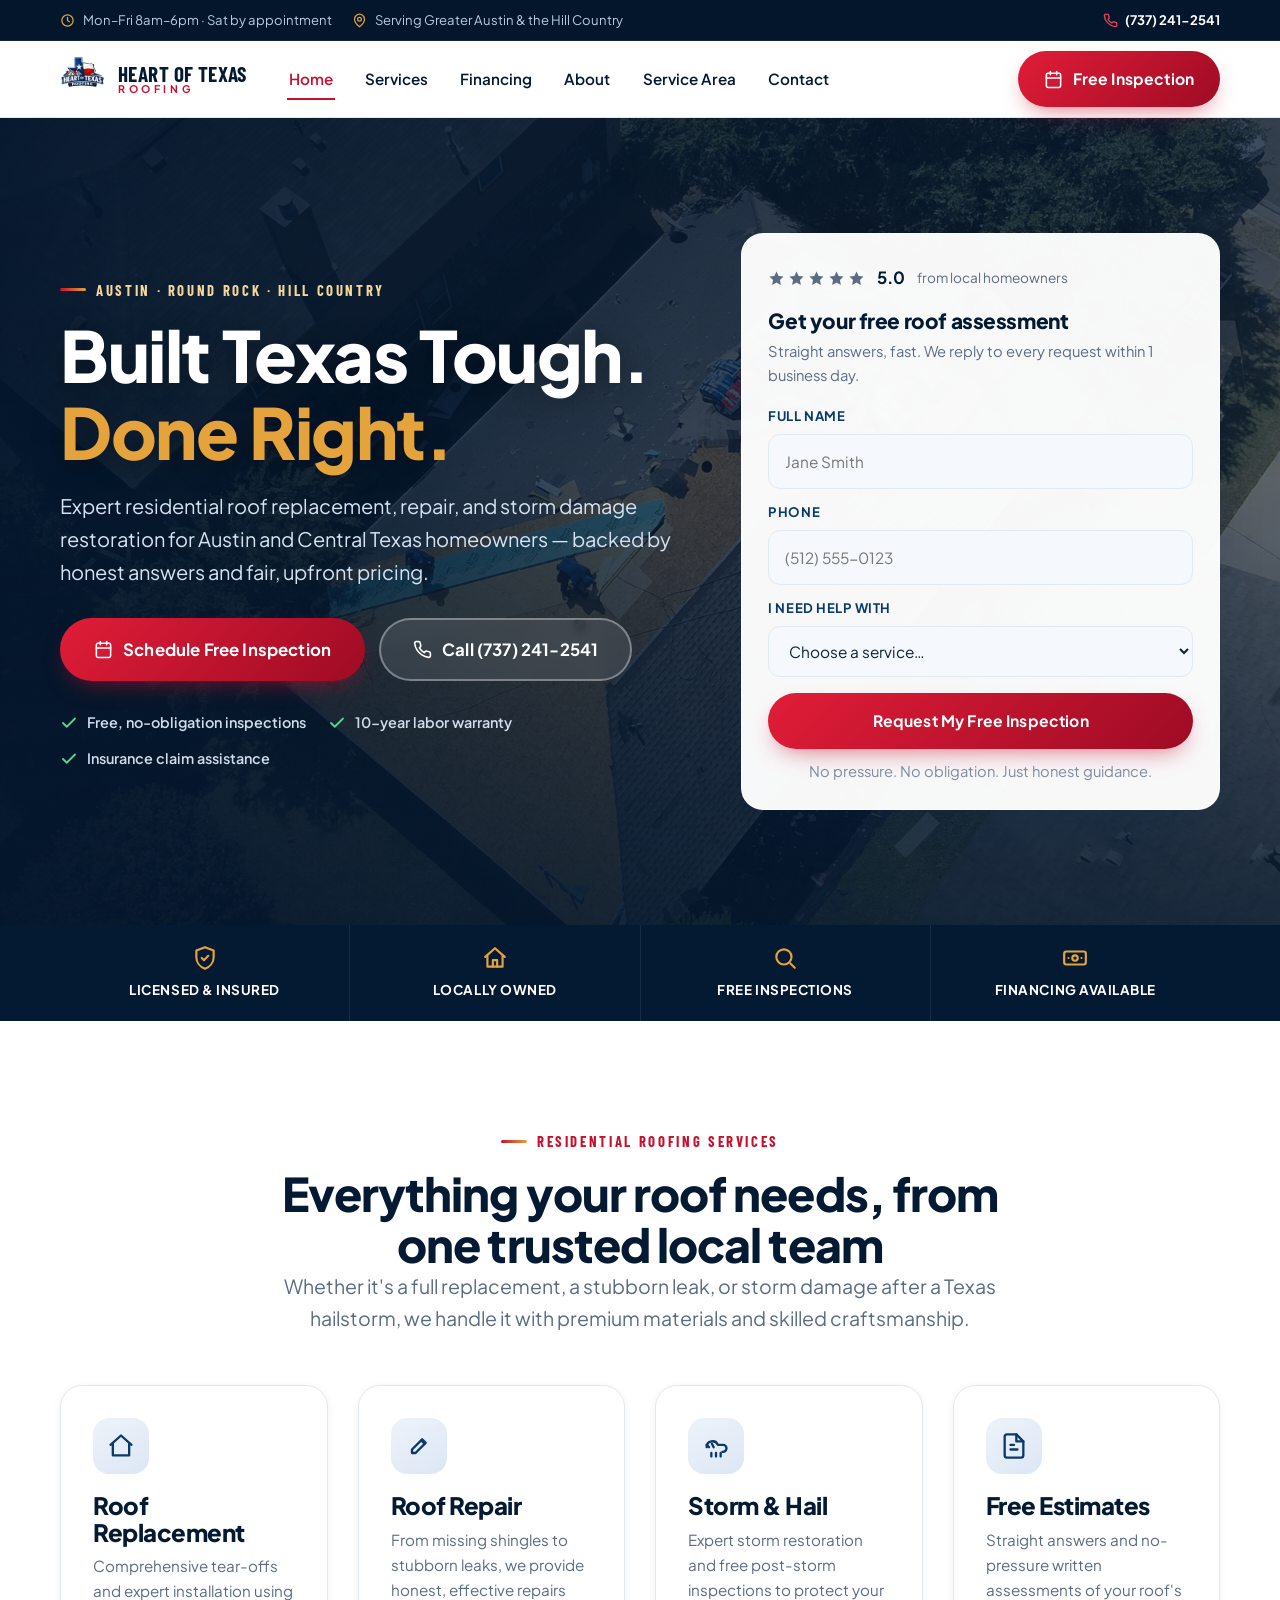
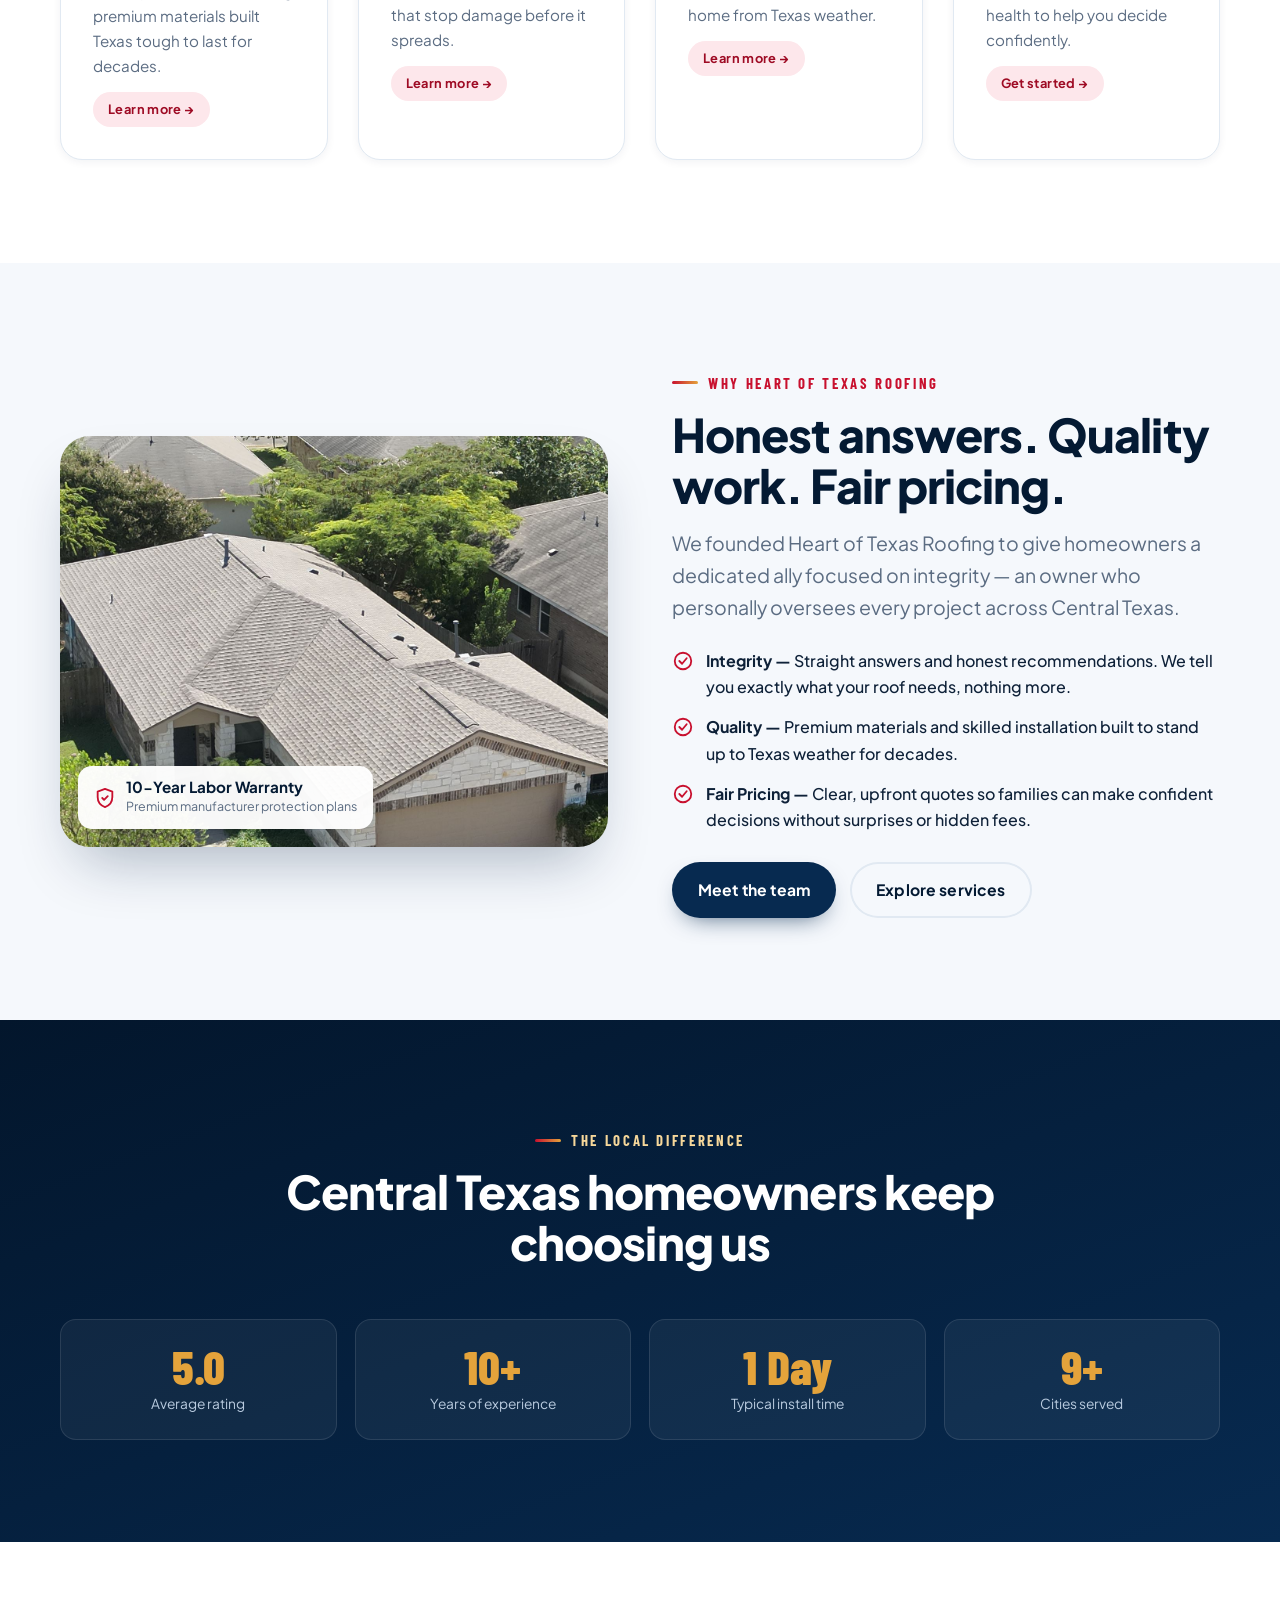
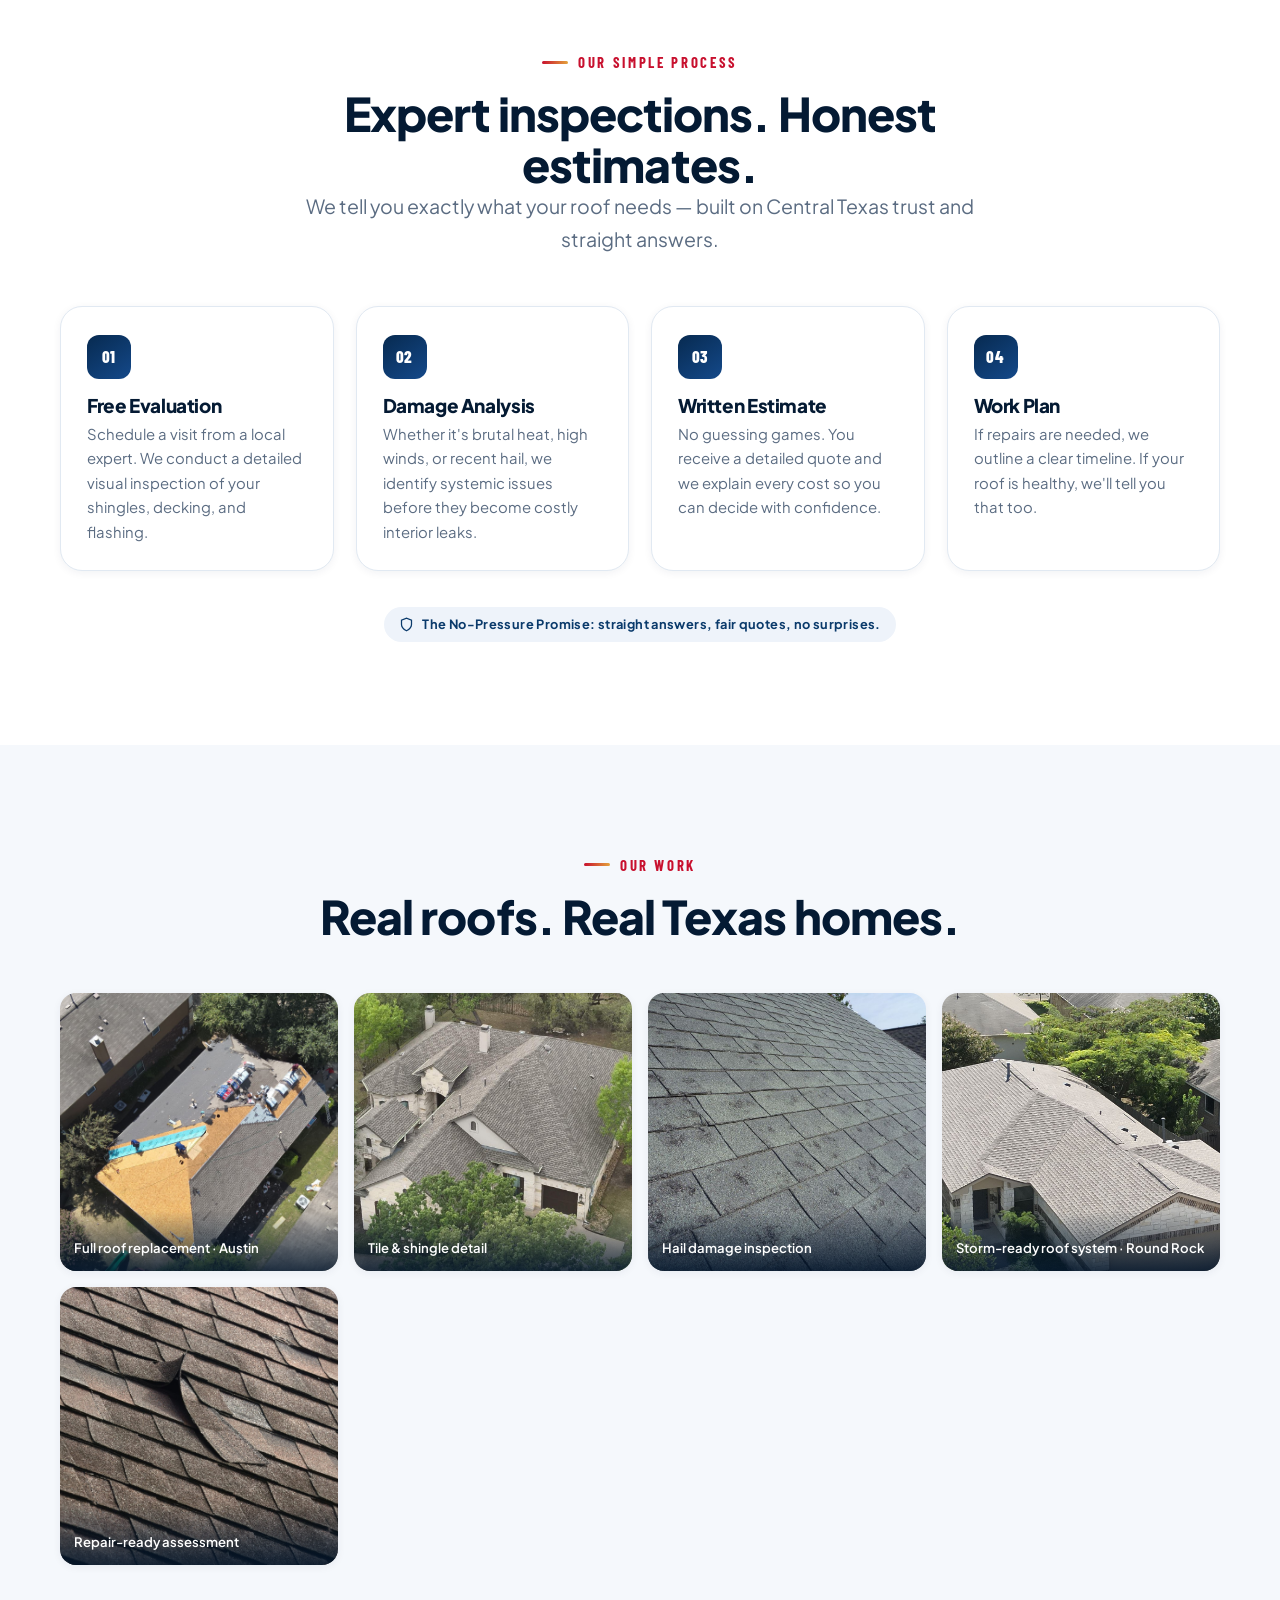
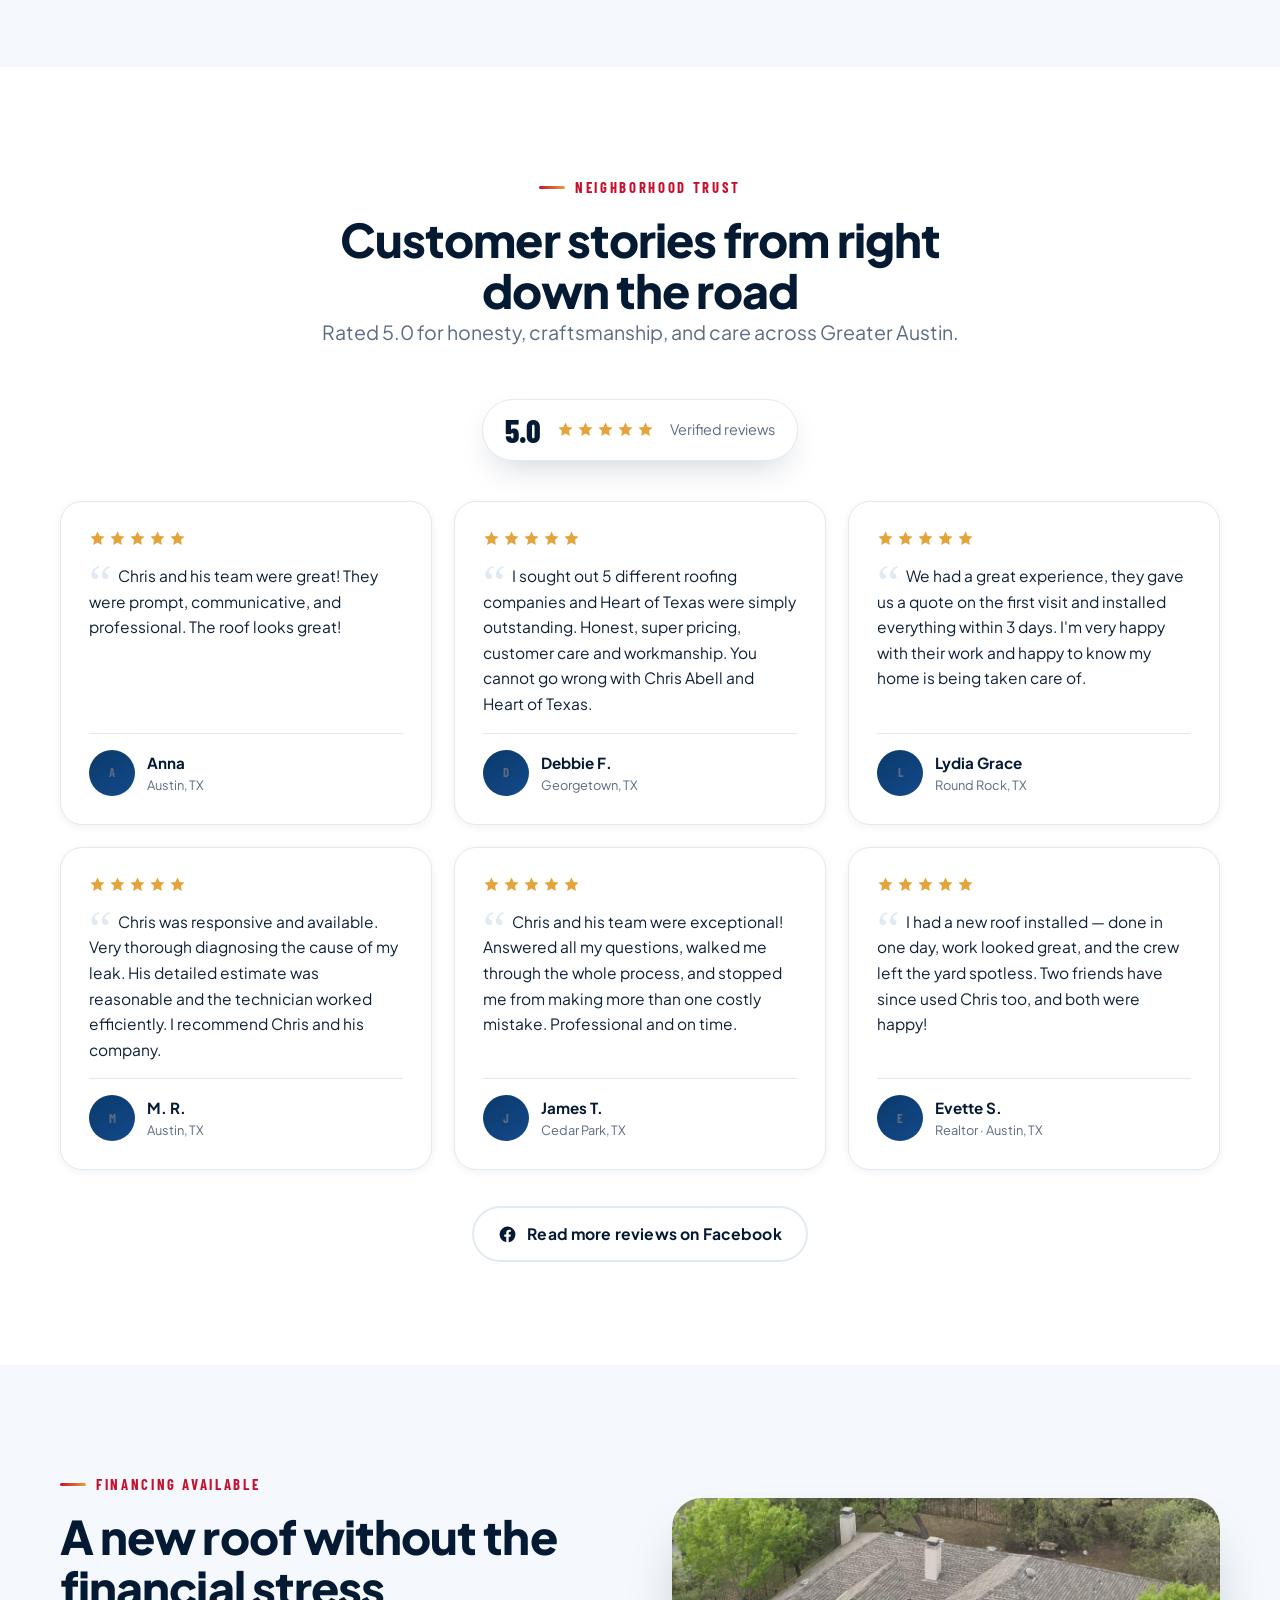
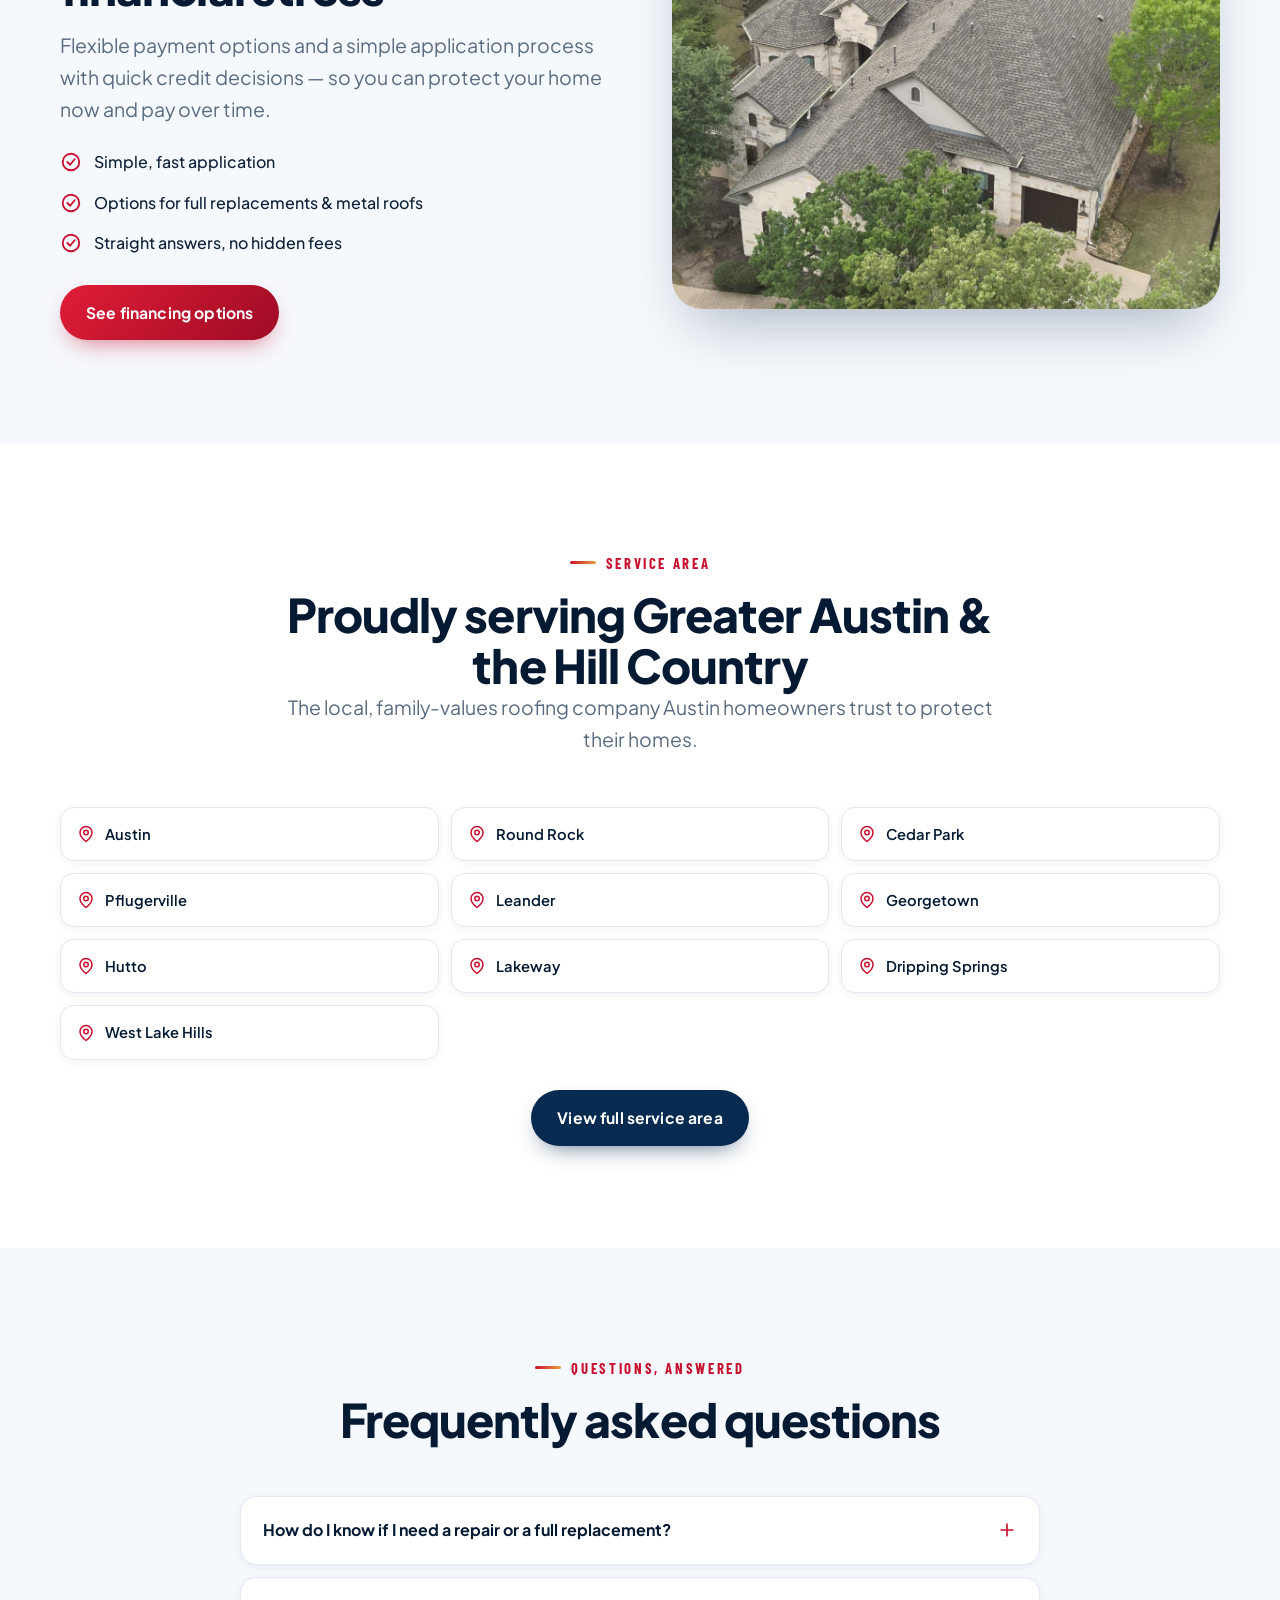
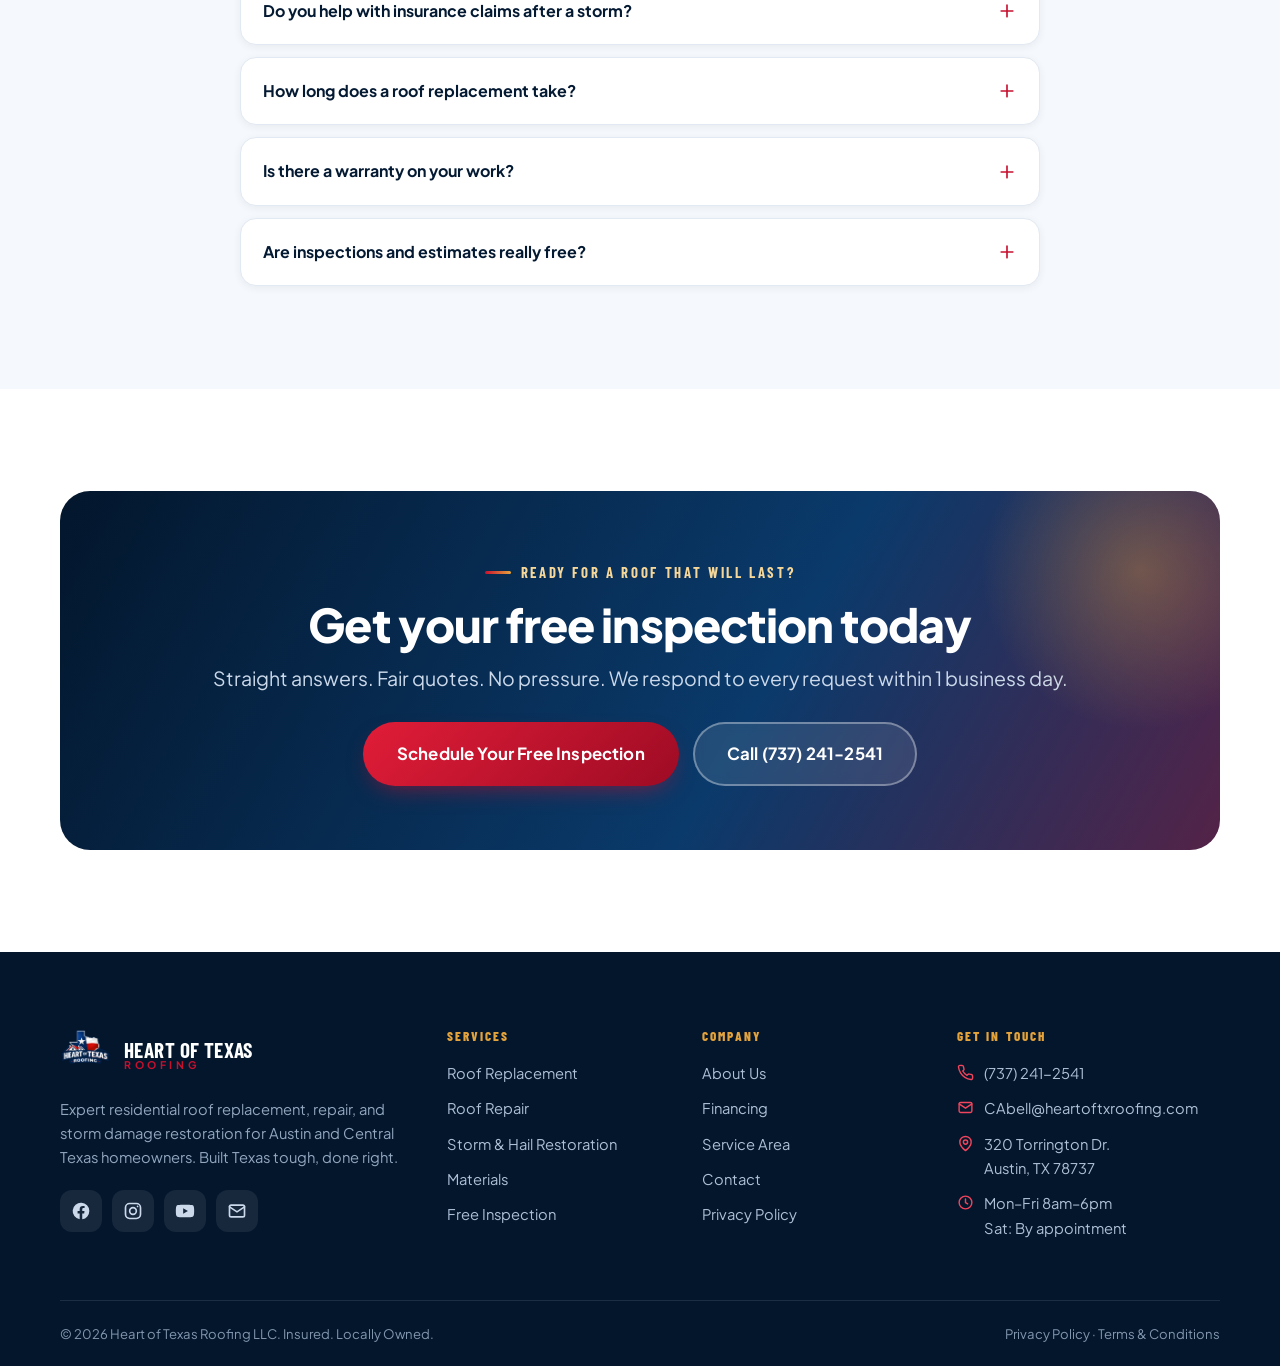
<file: index.html>
<!DOCTYPE html>
<html lang="en">
<head>
<meta charset="UTF-8">
<meta name="viewport" content="width=device-width, initial-scale=1">
<title>Heart of Texas Roofing | Roof Replacement, Repair &amp; Storm Restoration in Austin, TX</title>
<meta name="description" content="Heart of Texas Roofing provides expert residential roof replacement, repair, and storm damage restoration for Austin and Central Texas homeowners. Free inspections, honest quotes, financing available.">
<link rel="icon" href="images/opt/logo.png" type="image/png">
<link rel="preconnect" href="https://fonts.googleapis.com">
<link rel="preconnect" href="https://fonts.gstatic.com" crossorigin>
<link href="https://fonts.googleapis.com/css2?family=Barlow+Condensed:wght@600;700;800&family=Plus+Jakarta+Sans:wght@400;500;600;700;800&display=swap" rel="stylesheet">
<link rel="stylesheet" href="css/styles.css">
</head>
<body>

<!-- Top bar -->
<div class="topbar">
  <div class="container topbar__inner">
    <span class="topbar__item">
      <svg viewBox="0 0 24 24" fill="none" stroke="currentColor" stroke-width="2" stroke-linecap="round"><circle cx="12" cy="12" r="9"/><path d="M12 7v5l3 2"/></svg>
      Mon–Fri 8am–6pm · Sat by appointment
    </span>
    <span class="topbar__item">
      <svg viewBox="0 0 24 24" fill="none" stroke="currentColor" stroke-width="2" stroke-linecap="round" stroke-linejoin="round"><path d="M20 10c0 6-8 12-8 12s-8-6-8-12a8 8 0 0 1 16 0Z"/><circle cx="12" cy="10" r="3"/></svg>
      Serving Greater Austin &amp; the Hill Country
    </span>
    <a class="topbar__phone" href="tel:+17372412541">
      <svg viewBox="0 0 24 24" fill="none" stroke="currentColor" stroke-width="2" stroke-linecap="round" stroke-linejoin="round"><path d="M22 16.9v3a2 2 0 0 1-2.2 2 19.8 19.8 0 0 1-8.6-3.1 19.5 19.5 0 0 1-6-6A19.8 19.8 0 0 1 2.1 4.2 2 2 0 0 1 4.1 2h3a2 2 0 0 1 2 1.7c.1 1 .4 2 .7 2.9a2 2 0 0 1-.5 2.1L8.1 9.9a16 16 0 0 0 6 6l1.2-1.2a2 2 0 0 1 2.1-.5c1 .3 1.9.6 2.9.7a2 2 0 0 1 1.7 2Z"/></svg>
      (737) 241-2541
    </a>
  </div>
</div>

<!-- Header -->
<header class="site-header" id="siteHeader">
  <div class="container header__inner">
    <a class="brand" href="index.html" aria-label="Heart of Texas Roofing — home">
      <img src="images/opt/logo-transparent.png" alt="Heart of Texas Roofing logo">
      <span class="brand__text"><strong>Heart of Texas</strong><span>Roofing</span></span>
    </a>
    <nav class="nav" aria-label="Primary">
      <a class="nav__link" href="index.html">Home</a>
      <a class="nav__link" href="services.html">Services</a>
      <a class="nav__link" href="financing.html">Financing</a>
      <a class="nav__link" href="about.html">About</a>
      <a class="nav__link" href="service-area.html">Service Area</a>
      <a class="nav__link" href="contact.html">Contact</a>
    </nav>
    <div class="header__cta">
      <a class="btn btn--primary" href="contact.html">
        <svg viewBox="0 0 24 24" fill="none" stroke="currentColor" stroke-width="2" stroke-linecap="round"><rect x="3" y="4" width="18" height="18" rx="2"/><path d="M16 2v4M8 2v4M3 10h18"/></svg>
        Free Inspection
      </a>
    </div>
    <button class="nav-toggle" id="navToggle" aria-label="Open menu" aria-controls="navPanel" aria-expanded="false">
      <svg class="icon-menu" viewBox="0 0 24 24" fill="none" stroke="currentColor" stroke-width="2" stroke-linecap="round"><path d="M4 7h16M4 12h16M4 17h16"/></svg>
      <svg class="icon-close" viewBox="0 0 24 24" fill="none" stroke="currentColor" stroke-width="2" stroke-linecap="round"><path d="M6 6l12 12M18 6 6 18"/></svg>
    </button>
  </div>
</header>
<div class="nav-overlay" id="navOverlay"></div>
<aside class="nav-panel" id="navPanel" aria-label="Mobile menu">
  <div class="nav-panel__head">
    <span class="nav-panel__title">Menu</span>
    <button class="nav-panel__close" id="navClose" aria-label="Close menu">
      <svg viewBox="0 0 24 24" fill="none" stroke="currentColor" stroke-width="2" stroke-linecap="round"><path d="M6 6l12 12M18 6 6 18"/></svg>
    </button>
  </div>
  <a class="nav-panel__link" href="index.html">Home</a>
  <a class="nav-panel__link" href="services.html">Services</a>
  <a class="nav-panel__link" href="financing.html">Financing</a>
  <a class="nav-panel__link" href="about.html">About</a>
  <a class="nav-panel__link" href="service-area.html">Service Area</a>
  <a class="nav-panel__link" href="contact.html">Contact</a>
  <a class="btn btn--primary btn--block" href="contact.html">Schedule Free Inspection</a>
  <div class="nav-panel__contact">
    <p>Call <a href="tel:+17372412541">(737) 241-2541</a></p>
    <p><a href="mailto:CAbell@heartoftxroofing.com">CAbell@heartoftxroofing.com</a></p>
  </div>
</aside>

<main>

  <!-- HERO -->
  <section class="hero">
    <div class="hero__bg">
      <img src="images/opt/roof-aerial-1.jpg" alt="Aerial view of a newly installed roof by Heart of Texas Roofing">
    </div>
    <div class="container hero__inner">
      <div class="hero__content">
        <span class="eyebrow eyebrow--light">Austin · Round Rock · Hill Country</span>
        <h1 class="hero__title">Built Texas Tough.<br><span class="hl">Done Right.</span></h1>
        <p class="hero__sub">Expert residential roof replacement, repair, and storm damage restoration for Austin and Central Texas homeowners — backed by honest answers and fair, upfront pricing.</p>
        <div class="btn-row">
          <a class="btn btn--primary btn--lg" href="contact.html">
            <svg viewBox="0 0 24 24" fill="none" stroke="currentColor" stroke-width="2" stroke-linecap="round"><rect x="3" y="4" width="18" height="18" rx="2"/><path d="M16 2v4M8 2v4M3 10h18"/></svg>
            Schedule Free Inspection
          </a>
          <a class="btn btn--ghost-light btn--lg" href="tel:+17372412541">
            <svg viewBox="0 0 24 24" fill="none" stroke="currentColor" stroke-width="2" stroke-linecap="round" stroke-linejoin="round"><path d="M22 16.9v3a2 2 0 0 1-2.2 2 19.8 19.8 0 0 1-8.6-3.1 19.5 19.5 0 0 1-6-6A19.8 19.8 0 0 1 2.1 4.2 2 2 0 0 1 4.1 2h3a2 2 0 0 1 2 1.7c.1 1 .4 2 .7 2.9a2 2 0 0 1-.5 2.1L8.1 9.9a16 16 0 0 0 6 6l1.2-1.2a2 2 0 0 1 2.1-.5c1 .3 1.9.6 2.9.7a2 2 0 0 1 1.7 2Z"/></svg>
            Call (737) 241-2541
          </a>
        </div>
        <ul class="hero__badges">
          <li><svg viewBox="0 0 24 24" fill="none" stroke="currentColor" stroke-width="2.4" stroke-linecap="round" stroke-linejoin="round"><path d="M20 6 9 17l-5-5"/></svg> Free, no-obligation inspections</li>
          <li><svg viewBox="0 0 24 24" fill="none" stroke="currentColor" stroke-width="2.4" stroke-linecap="round" stroke-linejoin="round"><path d="M20 6 9 17l-5-5"/></svg> 10-year labor warranty</li>
          <li><svg viewBox="0 0 24 24" fill="none" stroke="currentColor" stroke-width="2.4" stroke-linecap="round" stroke-linejoin="round"><path d="M20 6 9 17l-5-5"/></svg> Insurance claim assistance</li>
        </ul>
      </div>

      <div class="hero__card">
        <div class="rating-inline">
          <span class="stars" aria-hidden="true">
            <svg viewBox="0 0 24 24" fill="currentColor"><path d="m12 2 3 6.3 6.9 1-5 4.9 1.2 6.8L12 17.8 5.9 21l1.2-6.8-5-4.9 6.9-1Z"/></svg>
            <svg viewBox="0 0 24 24" fill="currentColor"><path d="m12 2 3 6.3 6.9 1-5 4.9 1.2 6.8L12 17.8 5.9 21l1.2-6.8-5-4.9 6.9-1Z"/></svg>
            <svg viewBox="0 0 24 24" fill="currentColor"><path d="m12 2 3 6.3 6.9 1-5 4.9 1.2 6.8L12 17.8 5.9 21l1.2-6.8-5-4.9 6.9-1Z"/></svg>
            <svg viewBox="0 0 24 24" fill="currentColor"><path d="m12 2 3 6.3 6.9 1-5 4.9 1.2 6.8L12 17.8 5.9 21l1.2-6.8-5-4.9 6.9-1Z"/></svg>
            <svg viewBox="0 0 24 24" fill="currentColor"><path d="m12 2 3 6.3 6.9 1-5 4.9 1.2 6.8L12 17.8 5.9 21l1.2-6.8-5-4.9 6.9-1Z"/></svg>
          </span>
          <b>5.0</b> <span>from local homeowners</span>
        </div>
        <h3>Get your free roof assessment</h3>
        <p class="mb-0">Straight answers, fast. We reply to every request within 1 business day.</p>
        <form data-validate novalidate style="margin-top:18px">
          <div class="field" style="margin-bottom:12px">
            <label for="heroName">Full name</label>
            <input id="heroName" name="name" type="text" placeholder="Jane Smith" required>
            <span class="field__error">This field is required.</span>
          </div>
          <div class="field" style="margin-bottom:12px">
            <label for="heroPhone">Phone</label>
            <input id="heroPhone" name="phone" type="tel" placeholder="(512) 555-0123" required>
            <span class="field__error">Enter a valid phone number.</span>
          </div>
          <div class="field" style="margin-bottom:16px">
            <label for="heroService">I need help with</label>
            <select id="heroService" name="service" required>
              <option value="">Choose a service…</option>
              <option>Roof Replacement</option>
              <option>Roof Repair</option>
              <option>Storm &amp; Hail Damage</option>
              <option>Free Inspection / Estimate</option>
              <option>Not sure yet</option>
            </select>
            <span class="field__error">Please choose an option.</span>
          </div>
          <button class="btn btn--primary btn--block" type="submit">Request My Free Inspection</button>
          <p class="form-note" style="text-align:center;margin-top:10px">No pressure. No obligation. Just honest guidance.</p>
        </form>
        <div class="form-success">
          <svg viewBox="0 0 24 24" fill="none" stroke="currentColor" stroke-width="2" stroke-linecap="round" stroke-linejoin="round"><circle cx="12" cy="12" r="9"/><path d="m8 12 3 3 5-6"/></svg>
          <strong>Thanks — request received!</strong>
          <p class="mb-0">A Heart of Texas Roofing specialist will reach out within 1 business day.</p>
        </div>
      </div>
    </div>
  </section>

  <!-- TRUST STRIP -->
  <section class="trust-strip">
    <div class="container">
      <ul class="trust-strip__inner">
        <li class="trust-strip__item">
          <svg viewBox="0 0 24 24" fill="none" stroke="currentColor" stroke-width="2" stroke-linecap="round" stroke-linejoin="round"><path d="M12 2 4 5v6c0 5 3.4 9.3 8 11 4.6-1.7 8-6 8-11V5l-8-3Z"/><path d="m9 12 2 2 4-4"/></svg>
          <b>Licensed &amp; Insured</b>
        </li>
        <li class="trust-strip__item">
          <svg viewBox="0 0 24 24" fill="none" stroke="currentColor" stroke-width="2" stroke-linecap="round" stroke-linejoin="round"><path d="M3 11 12 3l9 8"/><path d="M5 10v10h14V10"/><path d="M10 20v-6h4v6"/></svg>
          <b>Locally Owned</b>
        </li>
        <li class="trust-strip__item">
          <svg viewBox="0 0 24 24" fill="none" stroke="currentColor" stroke-width="2" stroke-linecap="round" stroke-linejoin="round"><circle cx="11" cy="11" r="7"/><path d="m21 21-4-4"/></svg>
          <b>Free Inspections</b>
        </li>
        <li class="trust-strip__item">
          <svg viewBox="0 0 24 24" fill="none" stroke="currentColor" stroke-width="2" stroke-linecap="round" stroke-linejoin="round"><rect x="2" y="6" width="20" height="12" rx="2"/><circle cx="12" cy="12" r="2.5"/><path d="M6 12h.01M18 12h.01"/></svg>
          <b>Financing Available</b>
        </li>
      </ul>
    </div>
  </section>

  <!-- SERVICES -->
  <section class="section">
    <div class="container">
      <div class="section-head center reveal">
        <span class="eyebrow" style="justify-content:center">Residential Roofing Services</span>
        <h2>Everything your roof needs, from one trusted local team</h2>
        <p class="lead mx-auto">Whether it's a full replacement, a stubborn leak, or storm damage after a Texas hailstorm, we handle it with premium materials and skilled craftsmanship.</p>
      </div>
      <div class="grid grid-4">
        <article class="card reveal">
          <div class="card__icon"><svg viewBox="0 0 24 24" fill="none" stroke="currentColor" stroke-width="2" stroke-linecap="round" stroke-linejoin="round"><path d="M3 11 12 3l9 8"/><path d="M5 10v10h14V10"/></svg></div>
          <h3>Roof Replacement</h3>
          <p>Comprehensive tear-offs and expert installation using premium materials built Texas tough to last for decades.</p>
          <p style="margin-top:14px"><a class="pill pill--red" href="services.html#replacement">Learn more →</a></p>
        </article>
        <article class="card reveal">
          <div class="card__icon"><svg viewBox="0 0 24 24" fill="none" stroke="currentColor" stroke-width="2" stroke-linecap="round" stroke-linejoin="round"><path d="m14.7 6.3 3 3L9 18H6v-3l8.7-8.7Z"/><path d="M14 7.3 16.7 10"/></svg></div>
          <h3>Roof Repair</h3>
          <p>From missing shingles to stubborn leaks, we provide honest, effective repairs that stop damage before it spreads.</p>
          <p style="margin-top:14px"><a class="pill pill--red" href="services.html#repair">Learn more →</a></p>
        </article>
        <article class="card reveal">
          <div class="card__icon"><svg viewBox="0 0 24 24" fill="none" stroke="currentColor" stroke-width="2" stroke-linecap="round" stroke-linejoin="round"><path d="M4 13a5 5 0 0 1 9.6-2H18a3 3 0 0 1 0 6h-.5"/><path d="M8 18v3M12 18v3M16 18v3M6 13l-2-2M10 13l-1.5-3"/></svg></div>
          <h3>Storm &amp; Hail</h3>
          <p>Expert storm restoration and free post-storm inspections to protect your home from Texas weather.</p>
          <p style="margin-top:14px"><a class="pill pill--red" href="services.html#storm">Learn more →</a></p>
        </article>
        <article class="card reveal">
          <div class="card__icon"><svg viewBox="0 0 24 24" fill="none" stroke="currentColor" stroke-width="2" stroke-linecap="round" stroke-linejoin="round"><path d="M14 2H6a2 2 0 0 0-2 2v16a2 2 0 0 0 2 2h12a2 2 0 0 0 2-2V8Z"/><path d="M14 2v6h6M9 15h6M9 11h3"/></svg></div>
          <h3>Free Estimates</h3>
          <p>Straight answers and no-pressure written assessments of your roof's health to help you decide confidently.</p>
          <p style="margin-top:14px"><a class="pill pill--red" href="contact.html">Get started →</a></p>
        </article>
      </div>
    </div>
  </section>

  <!-- WHY / SPLIT -->
  <section class="section section--cream">
    <div class="container split">
      <div class="split__media reveal">
        <img src="images/opt/roof-aerial-2.jpg" alt="Completed roof replacement viewed from above">
        <div class="media-badge">
          <svg viewBox="0 0 24 24" fill="none" stroke="currentColor" stroke-width="2" stroke-linecap="round" stroke-linejoin="round"><path d="M12 2 4 5v6c0 5 3.4 9.3 8 11 4.6-1.7 8-6 8-11V5l-8-3Z"/><path d="m9 12 2 2 4-4"/></svg>
          <span><b>10-Year Labor Warranty</b>Premium manufacturer protection plans</span>
        </div>
      </div>
      <div class="reveal">
        <span class="eyebrow">Why Heart of Texas Roofing</span>
        <h2>Honest answers. Quality work. Fair pricing.</h2>
        <p class="lead" style="margin-top:16px">We founded Heart of Texas Roofing to give homeowners a dedicated ally focused on integrity — an owner who personally oversees every project across Central Texas.</p>
        <ul class="check-list">
          <li><svg viewBox="0 0 24 24" fill="none" stroke="currentColor" stroke-width="2" stroke-linecap="round" stroke-linejoin="round"><circle cx="12" cy="12" r="9"/><path d="m8 12 3 3 5-6"/></svg><span><b>Integrity —</b> Straight answers and honest recommendations. We tell you exactly what your roof needs, nothing more.</span></li>
          <li><svg viewBox="0 0 24 24" fill="none" stroke="currentColor" stroke-width="2" stroke-linecap="round" stroke-linejoin="round"><circle cx="12" cy="12" r="9"/><path d="m8 12 3 3 5-6"/></svg><span><b>Quality —</b> Premium materials and skilled installation built to stand up to Texas weather for decades.</span></li>
          <li><svg viewBox="0 0 24 24" fill="none" stroke="currentColor" stroke-width="2" stroke-linecap="round" stroke-linejoin="round"><circle cx="12" cy="12" r="9"/><path d="m8 12 3 3 5-6"/></svg><span><b>Fair Pricing —</b> Clear, upfront quotes so families can make confident decisions without surprises or hidden fees.</span></li>
        </ul>
        <div class="btn-row" style="margin-top:28px">
          <a class="btn btn--navy" href="about.html">Meet the team</a>
          <a class="btn btn--outline" href="services.html">Explore services</a>
        </div>
      </div>
    </div>
  </section>

  <!-- STATS -->
  <section class="section section--navy">
    <div class="container">
      <div class="section-head center reveal">
        <span class="eyebrow eyebrow--light" style="justify-content:center">The Local Difference</span>
        <h2>Central Texas homeowners keep choosing us</h2>
      </div>
      <div class="stats reveal">
        <div class="stat"><b>5.0</b><span>Average rating</span></div>
        <div class="stat"><b>10+</b><span>Years of experience</span></div>
        <div class="stat"><b>1&nbsp;Day</b><span>Typical install time</span></div>
        <div class="stat"><b>9+</b><span>Cities served</span></div>
      </div>
    </div>
  </section>

  <!-- PROCESS -->
  <section class="section">
    <div class="container">
      <div class="section-head center reveal">
        <span class="eyebrow" style="justify-content:center">Our Simple Process</span>
        <h2>Expert inspections. Honest estimates.</h2>
        <p class="lead mx-auto">We tell you exactly what your roof needs — built on Central Texas trust and straight answers.</p>
      </div>
      <div class="steps">
        <article class="step reveal"><div class="step__num">01</div><h3>Free Evaluation</h3><p>Schedule a visit from a local expert. We conduct a detailed visual inspection of your shingles, decking, and flashing.</p></article>
        <article class="step reveal"><div class="step__num">02</div><h3>Damage Analysis</h3><p>Whether it's brutal heat, high winds, or recent hail, we identify systemic issues before they become costly interior leaks.</p></article>
        <article class="step reveal"><div class="step__num">03</div><h3>Written Estimate</h3><p>No guessing games. You receive a detailed quote and we explain every cost so you can decide with confidence.</p></article>
        <article class="step reveal"><div class="step__num">04</div><h3>Work Plan</h3><p>If repairs are needed, we outline a clear timeline. If your roof is healthy, we'll tell you that too.</p></article>
      </div>
      <div class="center" style="margin-top:36px">
        <span class="pill"><svg viewBox="0 0 24 24" fill="none" stroke="currentColor" stroke-width="2" stroke-linecap="round"><path d="M12 22s8-4 8-10V5l-8-3-8 3v7c0 6 8 10 8 10Z"/></svg> The No-Pressure Promise: straight answers, fair quotes, no surprises.</span>
      </div>
    </div>
  </section>

  <!-- GALLERY -->
  <section class="section section--cream">
    <div class="container">
      <div class="section-head center reveal">
        <span class="eyebrow" style="justify-content:center">Our Work</span>
        <h2>Real roofs. Real Texas homes.</h2>
      </div>
      <div class="gallery reveal">
        <figure><img src="images/opt/roof-aerial-1.jpg" alt="Aerial drone view of a completed asphalt shingle roof installation"><figcaption>Full roof replacement · Austin</figcaption></figure>
        <figure><img src="images/opt/roof-project.jpg" alt="Finished roofing project on a Central Texas home"><figcaption>Tile &amp; shingle detail</figcaption></figure>
        <figure><img src="images/opt/hail-damage.jpg" alt="Hail damage on shingles inspected before restoration"><figcaption>Hail damage inspection</figcaption></figure>
        <figure><img src="images/opt/roof-aerial-2.jpg" alt="Completed roof system viewed from above"><figcaption>Storm-ready roof system · Round Rock</figcaption></figure>
        <figure><img src="images/opt/hero-roof.jpg" alt="Close-up angled view of damaged roof shingles"><figcaption>Repair-ready assessment</figcaption></figure>
      </div>
    </div>
  </section>

  <!-- REVIEWS -->
  <section class="section">
    <div class="container">
      <div class="section-head center reveal">
        <span class="eyebrow" style="justify-content:center">Neighborhood Trust</span>
        <h2>Customer stories from right down the road</h2>
        <p class="lead mx-auto">Rated 5.0 for honesty, craftsmanship, and care across Greater Austin.</p>
      </div>
      <div class="center" style="margin-bottom:40px">
        <div class="rating-summary reveal">
          <span class="rating-summary__score">5.0</span>
          <span class="stars" aria-hidden="true">
            <svg viewBox="0 0 24 24" fill="currentColor"><path d="m12 2 3 6.3 6.9 1-5 4.9 1.2 6.8L12 17.8 5.9 21l1.2-6.8-5-4.9 6.9-1Z"/></svg>
            <svg viewBox="0 0 24 24" fill="currentColor"><path d="m12 2 3 6.3 6.9 1-5 4.9 1.2 6.8L12 17.8 5.9 21l1.2-6.8-5-4.9 6.9-1Z"/></svg>
            <svg viewBox="0 0 24 24" fill="currentColor"><path d="m12 2 3 6.3 6.9 1-5 4.9 1.2 6.8L12 17.8 5.9 21l1.2-6.8-5-4.9 6.9-1Z"/></svg>
            <svg viewBox="0 0 24 24" fill="currentColor"><path d="m12 2 3 6.3 6.9 1-5 4.9 1.2 6.8L12 17.8 5.9 21l1.2-6.8-5-4.9 6.9-1Z"/></svg>
            <svg viewBox="0 0 24 24" fill="currentColor"><path d="m12 2 3 6.3 6.9 1-5 4.9 1.2 6.8L12 17.8 5.9 21l1.2-6.8-5-4.9 6.9-1Z"/></svg>
          </span>
          <span style="color:var(--muted);font-size:.9rem">Verified reviews</span>
        </div>
      </div>
      <div class="review-grid">
        <article class="review reveal">
          <div class="stars" aria-label="5 out of 5 stars">
            <svg viewBox="0 0 24 24" fill="currentColor"><path d="m12 2 3 6.3 6.9 1-5 4.9 1.2 6.8L12 17.8 5.9 21l1.2-6.8-5-4.9 6.9-1Z"/></svg><svg viewBox="0 0 24 24" fill="currentColor"><path d="m12 2 3 6.3 6.9 1-5 4.9 1.2 6.8L12 17.8 5.9 21l1.2-6.8-5-4.9 6.9-1Z"/></svg><svg viewBox="0 0 24 24" fill="currentColor"><path d="m12 2 3 6.3 6.9 1-5 4.9 1.2 6.8L12 17.8 5.9 21l1.2-6.8-5-4.9 6.9-1Z"/></svg><svg viewBox="0 0 24 24" fill="currentColor"><path d="m12 2 3 6.3 6.9 1-5 4.9 1.2 6.8L12 17.8 5.9 21l1.2-6.8-5-4.9 6.9-1Z"/></svg><svg viewBox="0 0 24 24" fill="currentColor"><path d="m12 2 3 6.3 6.9 1-5 4.9 1.2 6.8L12 17.8 5.9 21l1.2-6.8-5-4.9 6.9-1Z"/></svg>
          </div>
          <p class="review__quote">Chris and his team were great! They were prompt, communicative, and professional. The roof looks great!</p>
          <div class="review__meta"><span class="avatar">A</span><span><b>Anna</b><span>Austin, TX</span></span></div>
        </article>
        <article class="review reveal">
          <div class="stars" aria-label="5 out of 5 stars">
            <svg viewBox="0 0 24 24" fill="currentColor"><path d="m12 2 3 6.3 6.9 1-5 4.9 1.2 6.8L12 17.8 5.9 21l1.2-6.8-5-4.9 6.9-1Z"/></svg><svg viewBox="0 0 24 24" fill="currentColor"><path d="m12 2 3 6.3 6.9 1-5 4.9 1.2 6.8L12 17.8 5.9 21l1.2-6.8-5-4.9 6.9-1Z"/></svg><svg viewBox="0 0 24 24" fill="currentColor"><path d="m12 2 3 6.3 6.9 1-5 4.9 1.2 6.8L12 17.8 5.9 21l1.2-6.8-5-4.9 6.9-1Z"/></svg><svg viewBox="0 0 24 24" fill="currentColor"><path d="m12 2 3 6.3 6.9 1-5 4.9 1.2 6.8L12 17.8 5.9 21l1.2-6.8-5-4.9 6.9-1Z"/></svg><svg viewBox="0 0 24 24" fill="currentColor"><path d="m12 2 3 6.3 6.9 1-5 4.9 1.2 6.8L12 17.8 5.9 21l1.2-6.8-5-4.9 6.9-1Z"/></svg>
          </div>
          <p class="review__quote">I sought out 5 different roofing companies and Heart of Texas were simply outstanding. Honest, super pricing, customer care and workmanship. You cannot go wrong with Chris Abell and Heart of Texas.</p>
          <div class="review__meta"><span class="avatar">D</span><span><b>Debbie F.</b><span>Georgetown, TX</span></span></div>
        </article>
        <article class="review reveal">
          <div class="stars" aria-label="5 out of 5 stars">
            <svg viewBox="0 0 24 24" fill="currentColor"><path d="m12 2 3 6.3 6.9 1-5 4.9 1.2 6.8L12 17.8 5.9 21l1.2-6.8-5-4.9 6.9-1Z"/></svg><svg viewBox="0 0 24 24" fill="currentColor"><path d="m12 2 3 6.3 6.9 1-5 4.9 1.2 6.8L12 17.8 5.9 21l1.2-6.8-5-4.9 6.9-1Z"/></svg><svg viewBox="0 0 24 24" fill="currentColor"><path d="m12 2 3 6.3 6.9 1-5 4.9 1.2 6.8L12 17.8 5.9 21l1.2-6.8-5-4.9 6.9-1Z"/></svg><svg viewBox="0 0 24 24" fill="currentColor"><path d="m12 2 3 6.3 6.9 1-5 4.9 1.2 6.8L12 17.8 5.9 21l1.2-6.8-5-4.9 6.9-1Z"/></svg><svg viewBox="0 0 24 24" fill="currentColor"><path d="m12 2 3 6.3 6.9 1-5 4.9 1.2 6.8L12 17.8 5.9 21l1.2-6.8-5-4.9 6.9-1Z"/></svg>
          </div>
          <p class="review__quote">We had a great experience, they gave us a quote on the first visit and installed everything within 3 days. I'm very happy with their work and happy to know my home is being taken care of.</p>
          <div class="review__meta"><span class="avatar">L</span><span><b>Lydia Grace</b><span>Round Rock, TX</span></span></div>
        </article>
        <article class="review reveal">
          <div class="stars" aria-label="5 out of 5 stars">
            <svg viewBox="0 0 24 24" fill="currentColor"><path d="m12 2 3 6.3 6.9 1-5 4.9 1.2 6.8L12 17.8 5.9 21l1.2-6.8-5-4.9 6.9-1Z"/></svg><svg viewBox="0 0 24 24" fill="currentColor"><path d="m12 2 3 6.3 6.9 1-5 4.9 1.2 6.8L12 17.8 5.9 21l1.2-6.8-5-4.9 6.9-1Z"/></svg><svg viewBox="0 0 24 24" fill="currentColor"><path d="m12 2 3 6.3 6.9 1-5 4.9 1.2 6.8L12 17.8 5.9 21l1.2-6.8-5-4.9 6.9-1Z"/></svg><svg viewBox="0 0 24 24" fill="currentColor"><path d="m12 2 3 6.3 6.9 1-5 4.9 1.2 6.8L12 17.8 5.9 21l1.2-6.8-5-4.9 6.9-1Z"/></svg><svg viewBox="0 0 24 24" fill="currentColor"><path d="m12 2 3 6.3 6.9 1-5 4.9 1.2 6.8L12 17.8 5.9 21l1.2-6.8-5-4.9 6.9-1Z"/></svg>
          </div>
          <p class="review__quote">Chris was responsive and available. Very thorough diagnosing the cause of my leak. His detailed estimate was reasonable and the technician worked efficiently. I recommend Chris and his company.</p>
          <div class="review__meta"><span class="avatar">M</span><span><b>M. R.</b><span>Austin, TX</span></span></div>
        </article>
        <article class="review reveal">
          <div class="stars" aria-label="5 out of 5 stars">
            <svg viewBox="0 0 24 24" fill="currentColor"><path d="m12 2 3 6.3 6.9 1-5 4.9 1.2 6.8L12 17.8 5.9 21l1.2-6.8-5-4.9 6.9-1Z"/></svg><svg viewBox="0 0 24 24" fill="currentColor"><path d="m12 2 3 6.3 6.9 1-5 4.9 1.2 6.8L12 17.8 5.9 21l1.2-6.8-5-4.9 6.9-1Z"/></svg><svg viewBox="0 0 24 24" fill="currentColor"><path d="m12 2 3 6.3 6.9 1-5 4.9 1.2 6.8L12 17.8 5.9 21l1.2-6.8-5-4.9 6.9-1Z"/></svg><svg viewBox="0 0 24 24" fill="currentColor"><path d="m12 2 3 6.3 6.9 1-5 4.9 1.2 6.8L12 17.8 5.9 21l1.2-6.8-5-4.9 6.9-1Z"/></svg><svg viewBox="0 0 24 24" fill="currentColor"><path d="m12 2 3 6.3 6.9 1-5 4.9 1.2 6.8L12 17.8 5.9 21l1.2-6.8-5-4.9 6.9-1Z"/></svg>
          </div>
          <p class="review__quote">Chris and his team were exceptional! Answered all my questions, walked me through the whole process, and stopped me from making more than one costly mistake. Professional and on time.</p>
          <div class="review__meta"><span class="avatar">J</span><span><b>James T.</b><span>Cedar Park, TX</span></span></div>
        </article>
        <article class="review reveal">
          <div class="stars" aria-label="5 out of 5 stars">
            <svg viewBox="0 0 24 24" fill="currentColor"><path d="m12 2 3 6.3 6.9 1-5 4.9 1.2 6.8L12 17.8 5.9 21l1.2-6.8-5-4.9 6.9-1Z"/></svg><svg viewBox="0 0 24 24" fill="currentColor"><path d="m12 2 3 6.3 6.9 1-5 4.9 1.2 6.8L12 17.8 5.9 21l1.2-6.8-5-4.9 6.9-1Z"/></svg><svg viewBox="0 0 24 24" fill="currentColor"><path d="m12 2 3 6.3 6.9 1-5 4.9 1.2 6.8L12 17.8 5.9 21l1.2-6.8-5-4.9 6.9-1Z"/></svg><svg viewBox="0 0 24 24" fill="currentColor"><path d="m12 2 3 6.3 6.9 1-5 4.9 1.2 6.8L12 17.8 5.9 21l1.2-6.8-5-4.9 6.9-1Z"/></svg><svg viewBox="0 0 24 24" fill="currentColor"><path d="m12 2 3 6.3 6.9 1-5 4.9 1.2 6.8L12 17.8 5.9 21l1.2-6.8-5-4.9 6.9-1Z"/></svg>
          </div>
          <p class="review__quote">I had a new roof installed — done in one day, work looked great, and the crew left the yard spotless. Two friends have since used Chris too, and both were happy!</p>
          <div class="review__meta"><span class="avatar">E</span><span><b>Evette S.</b><span>Realtor · Austin, TX</span></span></div>
        </article>
      </div>
      <div class="center" style="margin-top:36px">
        <a class="btn btn--outline" href="https://www.facebook.com/profile.php?id=61590203981110" target="_blank" rel="noopener">
          <svg viewBox="0 0 24 24" fill="currentColor"><path d="M22 12a10 10 0 1 0-11.6 9.9v-7H7.9V12h2.5V9.8c0-2.5 1.5-3.9 3.7-3.9 1.1 0 2.2.2 2.2.2v2.4h-1.2c-1.2 0-1.6.8-1.6 1.6V12h2.7l-.4 2.9h-2.3v7A10 10 0 0 0 22 12Z"/></svg>
          Read more reviews on Facebook
        </a>
      </div>
    </div>
  </section>

  <!-- FINANCING TEASER -->
  <section class="section section--cream">
    <div class="container split split--reverse">
      <div class="split__media reveal">
        <img src="images/opt/roof-project.jpg" alt="Premium roofing craftsmanship on a Central Texas home">
      </div>
      <div class="reveal">
        <span class="eyebrow">Financing Available</span>
        <h2>A new roof without the financial stress</h2>
        <p class="lead" style="margin-top:16px">Flexible payment options and a simple application process with quick credit decisions — so you can protect your home now and pay over time.</p>
        <ul class="check-list">
          <li><svg viewBox="0 0 24 24" fill="none" stroke="currentColor" stroke-width="2" stroke-linecap="round" stroke-linejoin="round"><circle cx="12" cy="12" r="9"/><path d="m8 12 3 3 5-6"/></svg><span>Simple, fast application</span></li>
          <li><svg viewBox="0 0 24 24" fill="none" stroke="currentColor" stroke-width="2" stroke-linecap="round" stroke-linejoin="round"><circle cx="12" cy="12" r="9"/><path d="m8 12 3 3 5-6"/></svg><span>Options for full replacements &amp; metal roofs</span></li>
          <li><svg viewBox="0 0 24 24" fill="none" stroke="currentColor" stroke-width="2" stroke-linecap="round" stroke-linejoin="round"><circle cx="12" cy="12" r="9"/><path d="m8 12 3 3 5-6"/></svg><span>Straight answers, no hidden fees</span></li>
        </ul>
        <div class="btn-row" style="margin-top:28px">
          <a class="btn btn--primary" href="financing.html">See financing options</a>
        </div>
      </div>
    </div>
  </section>

  <!-- SERVICE AREA -->
  <section class="section">
    <div class="container">
      <div class="section-head center reveal">
        <span class="eyebrow" style="justify-content:center">Service Area</span>
        <h2>Proudly serving Greater Austin &amp; the Hill Country</h2>
        <p class="lead mx-auto">The local, family-values roofing company Austin homeowners trust to protect their homes.</p>
      </div>
      <div class="area-grid reveal">
        <span class="area-chip"><svg viewBox="0 0 24 24" fill="none" stroke="currentColor" stroke-width="2" stroke-linecap="round" stroke-linejoin="round"><path d="M20 10c0 6-8 12-8 12s-8-6-8-12a8 8 0 0 1 16 0Z"/><circle cx="12" cy="10" r="3"/></svg> Austin</span>
        <span class="area-chip"><svg viewBox="0 0 24 24" fill="none" stroke="currentColor" stroke-width="2" stroke-linecap="round" stroke-linejoin="round"><path d="M20 10c0 6-8 12-8 12s-8-6-8-12a8 8 0 0 1 16 0Z"/><circle cx="12" cy="10" r="3"/></svg> Round Rock</span>
        <span class="area-chip"><svg viewBox="0 0 24 24" fill="none" stroke="currentColor" stroke-width="2" stroke-linecap="round" stroke-linejoin="round"><path d="M20 10c0 6-8 12-8 12s-8-6-8-12a8 8 0 0 1 16 0Z"/><circle cx="12" cy="10" r="3"/></svg> Cedar Park</span>
        <span class="area-chip"><svg viewBox="0 0 24 24" fill="none" stroke="currentColor" stroke-width="2" stroke-linecap="round" stroke-linejoin="round"><path d="M20 10c0 6-8 12-8 12s-8-6-8-12a8 8 0 0 1 16 0Z"/><circle cx="12" cy="10" r="3"/></svg> Pflugerville</span>
        <span class="area-chip"><svg viewBox="0 0 24 24" fill="none" stroke="currentColor" stroke-width="2" stroke-linecap="round" stroke-linejoin="round"><path d="M20 10c0 6-8 12-8 12s-8-6-8-12a8 8 0 0 1 16 0Z"/><circle cx="12" cy="10" r="3"/></svg> Leander</span>
        <span class="area-chip"><svg viewBox="0 0 24 24" fill="none" stroke="currentColor" stroke-width="2" stroke-linecap="round" stroke-linejoin="round"><path d="M20 10c0 6-8 12-8 12s-8-6-8-12a8 8 0 0 1 16 0Z"/><circle cx="12" cy="10" r="3"/></svg> Georgetown</span>
        <span class="area-chip"><svg viewBox="0 0 24 24" fill="none" stroke="currentColor" stroke-width="2" stroke-linecap="round" stroke-linejoin="round"><path d="M20 10c0 6-8 12-8 12s-8-6-8-12a8 8 0 0 1 16 0Z"/><circle cx="12" cy="10" r="3"/></svg> Hutto</span>
        <span class="area-chip"><svg viewBox="0 0 24 24" fill="none" stroke="currentColor" stroke-width="2" stroke-linecap="round" stroke-linejoin="round"><path d="M20 10c0 6-8 12-8 12s-8-6-8-12a8 8 0 0 1 16 0Z"/><circle cx="12" cy="10" r="3"/></svg> Lakeway</span>
        <span class="area-chip"><svg viewBox="0 0 24 24" fill="none" stroke="currentColor" stroke-width="2" stroke-linecap="round" stroke-linejoin="round"><path d="M20 10c0 6-8 12-8 12s-8-6-8-12a8 8 0 0 1 16 0Z"/><circle cx="12" cy="10" r="3"/></svg> Dripping Springs</span>
        <span class="area-chip"><svg viewBox="0 0 24 24" fill="none" stroke="currentColor" stroke-width="2" stroke-linecap="round" stroke-linejoin="round"><path d="M20 10c0 6-8 12-8 12s-8-6-8-12a8 8 0 0 1 16 0Z"/><circle cx="12" cy="10" r="3"/></svg> West Lake Hills</span>
      </div>
      <div class="center" style="margin-top:30px">
        <a class="btn btn--navy" href="service-area.html">View full service area</a>
      </div>
    </div>
  </section>

  <!-- FAQ -->
  <section class="section section--cream">
    <div class="container container--narrow">
      <div class="section-head center reveal">
        <span class="eyebrow" style="justify-content:center">Questions, Answered</span>
        <h2>Frequently asked questions</h2>
      </div>
      <div class="faq reveal">
        <div class="faq__item">
          <button class="faq__q" aria-expanded="false">How do I know if I need a repair or a full replacement?
            <svg viewBox="0 0 24 24" fill="none" stroke="currentColor" stroke-width="2" stroke-linecap="round"><path d="M12 5v14M5 12h14"/></svg>
          </button>
          <div class="faq__a"><p>We start with a free inspection of your shingles, decking, and flashing. If damage is isolated, we'll recommend a targeted repair. If the roof is near the end of its lifespan or has widespread storm damage, we'll explain why a replacement is the smarter long-term investment — and we'll tell you honestly if your roof is healthy, too.</p></div>
        </div>
        <div class="faq__item">
          <button class="faq__q" aria-expanded="false">Do you help with insurance claims after a storm?
            <svg viewBox="0 0 24 24" fill="none" stroke="currentColor" stroke-width="2" stroke-linecap="round"><path d="M12 5v14M5 12h14"/></svg>
          </button>
          <div class="faq__a"><p>Yes. We provide free post-storm inspections and written estimates, and we work directly with your insurance provider to make sure every inch of storm damage is documented and covered. You won't face the adjuster alone.</p></div>
        </div>
        <div class="faq__item">
          <button class="faq__q" aria-expanded="false">How long does a roof replacement take?
            <svg viewBox="0 0 24 24" fill="none" stroke="currentColor" stroke-width="2" stroke-linecap="round"><path d="M12 5v14M5 12h14"/></svg>
          </button>
          <div class="faq__a"><p>Most residential replacements are completed in a single day, weather permitting. Larger or more complex roofs may take a bit longer. We'll give you a clear timeline up front and keep the job site clean throughout.</p></div>
        </div>
        <div class="faq__item">
          <button class="faq__q" aria-expanded="false">Is there a warranty on your work?
            <svg viewBox="0 0 24 24" fill="none" stroke="currentColor" stroke-width="2" stroke-linecap="round"><path d="M12 5v14M5 12h14"/></svg>
          </button>
          <div class="faq__a"><p>Every full replacement comes with our solid 10-Year Labor Warranty plus premium manufacturer protection plans, so your investment is protected for years to come.</p></div>
        </div>
        <div class="faq__item">
          <button class="faq__q" aria-expanded="false">Are inspections and estimates really free?
            <svg viewBox="0 0 24 24" fill="none" stroke="currentColor" stroke-width="2" stroke-linecap="round"><path d="M12 5v14M5 12h14"/></svg>
          </button>
          <div class="faq__a"><p>Always. Our inspections and written estimates are free with no obligation. We believe homeowners deserve straight answers and fair quotes before making any decision.</p></div>
        </div>
      </div>
    </div>
  </section>

  <!-- CTA -->
  <section class="section">
    <div class="container">
      <div class="cta-band reveal">
        <span class="eyebrow eyebrow--light" style="justify-content:center">Ready for a roof that will last?</span>
        <h2>Get your free inspection today</h2>
        <p class="lead mx-auto" style="color:#CBD9EA">Straight answers. Fair quotes. No pressure. We respond to every request within 1 business day.</p>
        <div class="btn-row">
          <a class="btn btn--primary btn--lg" href="contact.html">Schedule Your Free Inspection</a>
          <a class="btn btn--ghost-light btn--lg" href="tel:+17372412541">Call (737) 241-2541</a>
        </div>
      </div>
    </div>
  </section>

</main>

<!-- FOOTER -->
<footer class="site-footer">
  <div class="container">
    <div class="footer-grid">
      <div class="footer-brand">
        <a class="brand" href="index.html">
          <img src="images/opt/logo-transparent.png" alt="Heart of Texas Roofing logo">
          <span class="brand__text"><strong>Heart of Texas</strong><span>Roofing</span></span>
        </a>
        <p>Expert residential roof replacement, repair, and storm damage restoration for Austin and Central Texas homeowners. Built Texas tough, done right.</p>
        <div class="footer-social">
          <a href="https://www.facebook.com/profile.php?id=61590203981110" target="_blank" rel="noopener" aria-label="Facebook"><svg viewBox="0 0 24 24" fill="currentColor"><path d="M22 12a10 10 0 1 0-11.6 9.9v-7H7.9V12h2.5V9.8c0-2.5 1.5-3.9 3.7-3.9 1.1 0 2.2.2 2.2.2v2.4h-1.2c-1.2 0-1.6.8-1.6 1.6V12h2.7l-.4 2.9h-2.3v7A10 10 0 0 0 22 12Z"/></svg></a>
          <a href="http://www.instagram.com" target="_blank" rel="noopener" aria-label="Instagram"><svg viewBox="0 0 24 24" fill="none" stroke="currentColor" stroke-width="2"><rect x="3" y="3" width="18" height="18" rx="5"/><circle cx="12" cy="12" r="4"/><circle cx="17.5" cy="6.5" r="1" fill="currentColor" stroke="none"/></svg></a>
          <a href="http://www.youtube.com" target="_blank" rel="noopener" aria-label="YouTube"><svg viewBox="0 0 24 24" fill="currentColor"><path d="M23 12s0-3.5-.4-5.2a2.8 2.8 0 0 0-2-2C18.9 4.4 12 4.4 12 4.4s-6.9 0-8.6.4a2.8 2.8 0 0 0-2 2C1 8.5 1 12 1 12s0 3.5.4 5.2a2.8 2.8 0 0 0 2 2c1.7.4 8.6.4 8.6.4s6.9 0 8.6-.4a2.8 2.8 0 0 0 2-2C23 15.5 23 12 23 12ZM9.8 15.3V8.7l5.7 3.3-5.7 3.3Z"/></svg></a>
          <a href="mailto:CAbell@heartoftxroofing.com" aria-label="Email"><svg viewBox="0 0 24 24" fill="none" stroke="currentColor" stroke-width="2" stroke-linecap="round"><rect x="3" y="5" width="18" height="14" rx="2"/><path d="m3 7 9 6 9-6"/></svg></a>
        </div>
      </div>
      <div class="footer-col">
        <h4>Services</h4>
        <ul>
          <li><a href="services.html#replacement">Roof Replacement</a></li>
          <li><a href="services.html#repair">Roof Repair</a></li>
          <li><a href="services.html#storm">Storm &amp; Hail Restoration</a></li>
          <li><a href="services.html#materials">Materials</a></li>
          <li><a href="contact.html">Free Inspection</a></li>
        </ul>
      </div>
      <div class="footer-col">
        <h4>Company</h4>
        <ul>
          <li><a href="about.html">About Us</a></li>
          <li><a href="financing.html">Financing</a></li>
          <li><a href="service-area.html">Service Area</a></li>
          <li><a href="contact.html">Contact</a></li>
          <li><a href="privacy.html">Privacy Policy</a></li>
        </ul>
      </div>
      <div class="footer-col">
        <h4>Get in Touch</h4>
        <ul>
          <li class="info-line"><svg viewBox="0 0 24 24" fill="none" stroke="currentColor" stroke-width="2" stroke-linecap="round" stroke-linejoin="round"><path d="M22 16.9v3a2 2 0 0 1-2.2 2 19.8 19.8 0 0 1-8.6-3.1 19.5 19.5 0 0 1-6-6A19.8 19.8 0 0 1 2.1 4.2 2 2 0 0 1 4.1 2h3a2 2 0 0 1 2 1.7c.1 1 .4 2 .7 2.9a2 2 0 0 1-.5 2.1L8.1 9.9a16 16 0 0 0 6 6l1.2-1.2a2 2 0 0 1 2.1-.5c1 .3 1.9.6 2.9.7a2 2 0 0 1 1.7 2Z"/></svg><a href="tel:+17372412541">(737) 241-2541</a></li>
          <li class="info-line"><svg viewBox="0 0 24 24" fill="none" stroke="currentColor" stroke-width="2" stroke-linecap="round"><rect x="3" y="5" width="18" height="14" rx="2"/><path d="m3 7 9 6 9-6"/></svg><a href="mailto:CAbell@heartoftxroofing.com">CAbell@heartoftxroofing.com</a></li>
          <li class="info-line"><svg viewBox="0 0 24 24" fill="none" stroke="currentColor" stroke-width="2" stroke-linecap="round" stroke-linejoin="round"><path d="M20 10c0 6-8 12-8 12s-8-6-8-12a8 8 0 0 1 16 0Z"/><circle cx="12" cy="10" r="3"/></svg><span>320 Torrington Dr.<br>Austin, TX 78737</span></li>
          <li class="info-line"><svg viewBox="0 0 24 24" fill="none" stroke="currentColor" stroke-width="2" stroke-linecap="round"><circle cx="12" cy="12" r="9"/><path d="M12 7v5l3 2"/></svg><span>Mon–Fri 8am–6pm<br>Sat: By appointment</span></li>
        </ul>
      </div>
    </div>
    <div class="footer-bottom">
      <span>© <span data-year>2026</span> Heart of Texas Roofing LLC. Insured. Locally Owned.</span>
      <span><a href="privacy.html">Privacy Policy</a> · <a href="privacy.html#terms">Terms &amp; Conditions</a></span>
    </div>
  </div>
</footer>

<!-- Sticky mobile action bar -->
<div class="mobile-bar">
  <a class="btn btn--navy" href="tel:+17372412541">
    <svg viewBox="0 0 24 24" fill="none" stroke="currentColor" stroke-width="2" stroke-linecap="round" stroke-linejoin="round"><path d="M22 16.9v3a2 2 0 0 1-2.2 2 19.8 19.8 0 0 1-8.6-3.1 19.5 19.5 0 0 1-6-6A19.8 19.8 0 0 1 2.1 4.2 2 2 0 0 1 4.1 2h3a2 2 0 0 1 2 1.7c.1 1 .4 2 .7 2.9a2 2 0 0 1-.5 2.1L8.1 9.9a16 16 0 0 0 6 6l1.2-1.2a2 2 0 0 1 2.1-.5c1 .3 1.9.6 2.9.7a2 2 0 0 1 1.7 2Z"/></svg>
    Call Now
  </a>
  <a class="btn btn--primary" href="contact.html">
    <svg viewBox="0 0 24 24" fill="none" stroke="currentColor" stroke-width="2" stroke-linecap="round"><rect x="3" y="4" width="18" height="18" rx="2"/><path d="M16 2v4M8 2v4M3 10h18"/></svg>
    Free Quote
  </a>
</div>

<button class="to-top" id="toTop" aria-label="Back to top">
  <svg viewBox="0 0 24 24" fill="none" stroke="currentColor" stroke-width="2" stroke-linecap="round" stroke-linejoin="round"><path d="m6 15 6-6 6 6"/></svg>
</button>

<script src="js/main.js"></script>
</body>
</html>
</file>
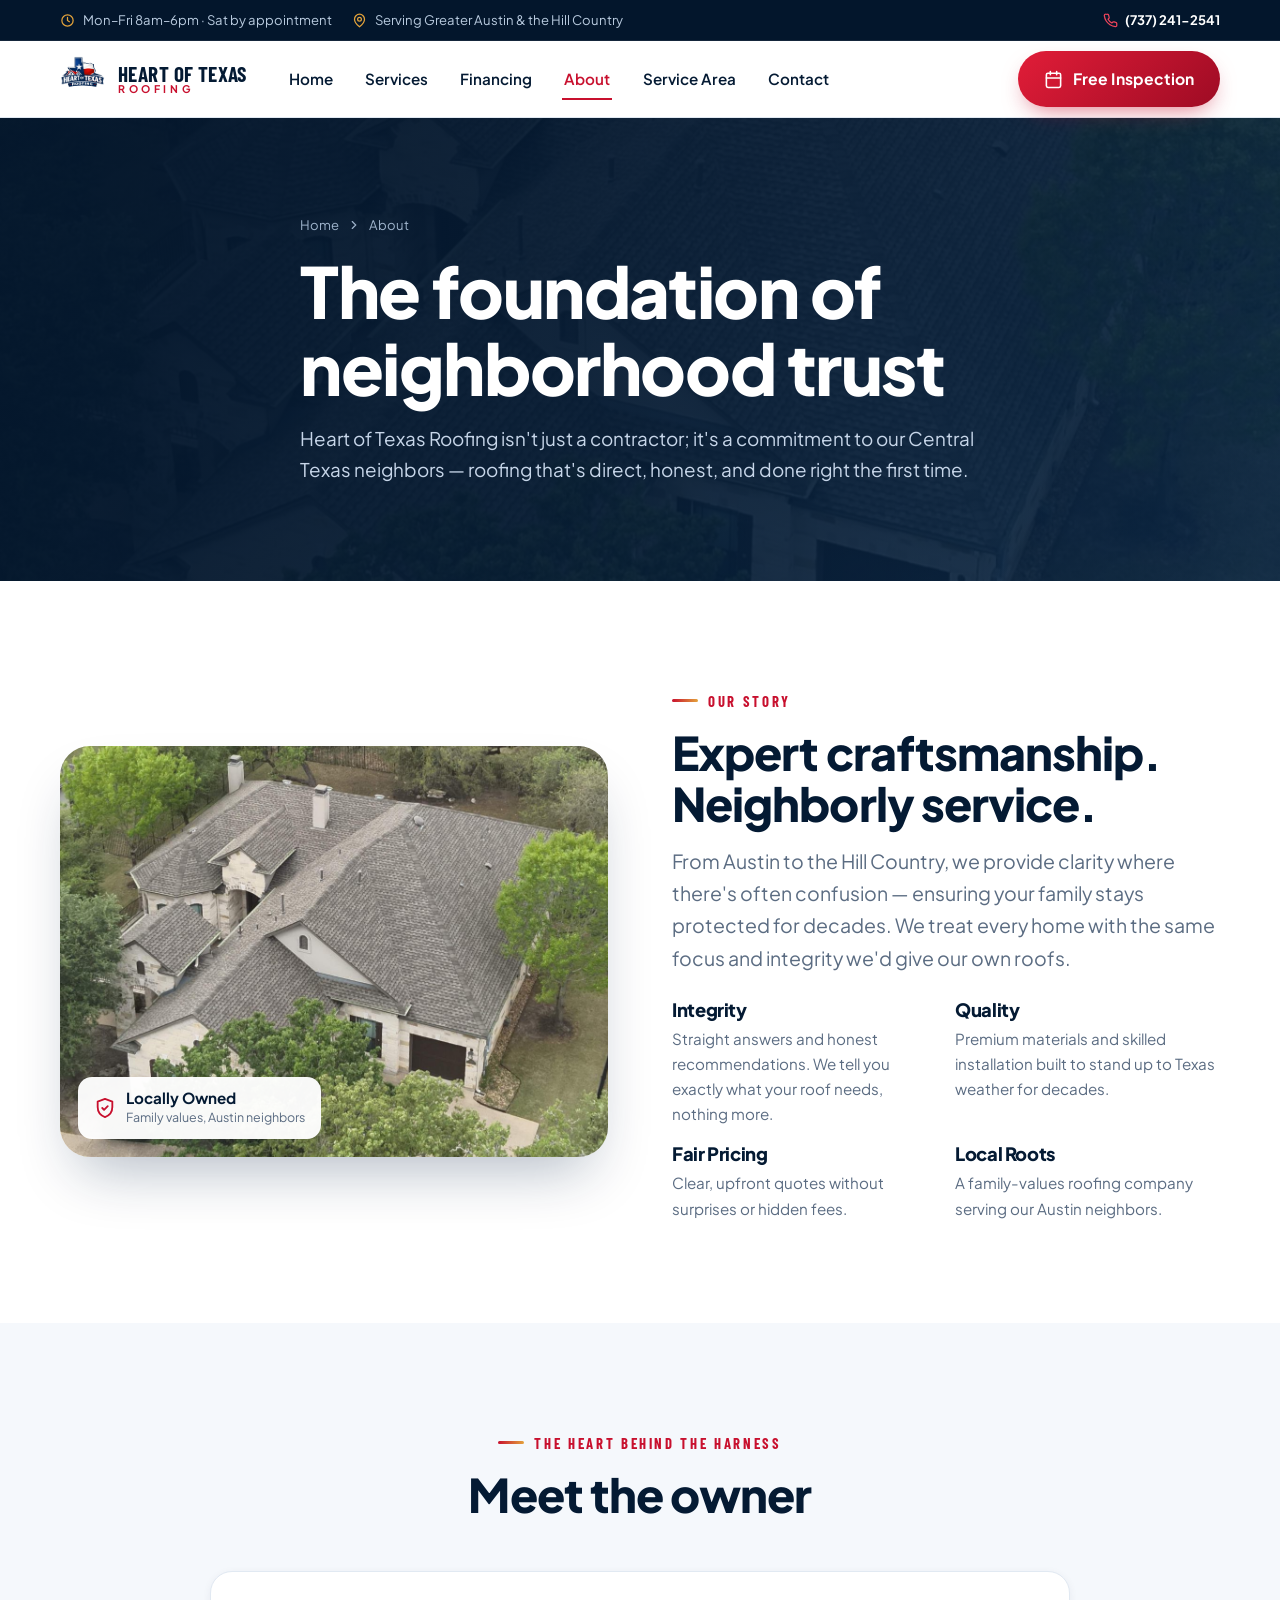
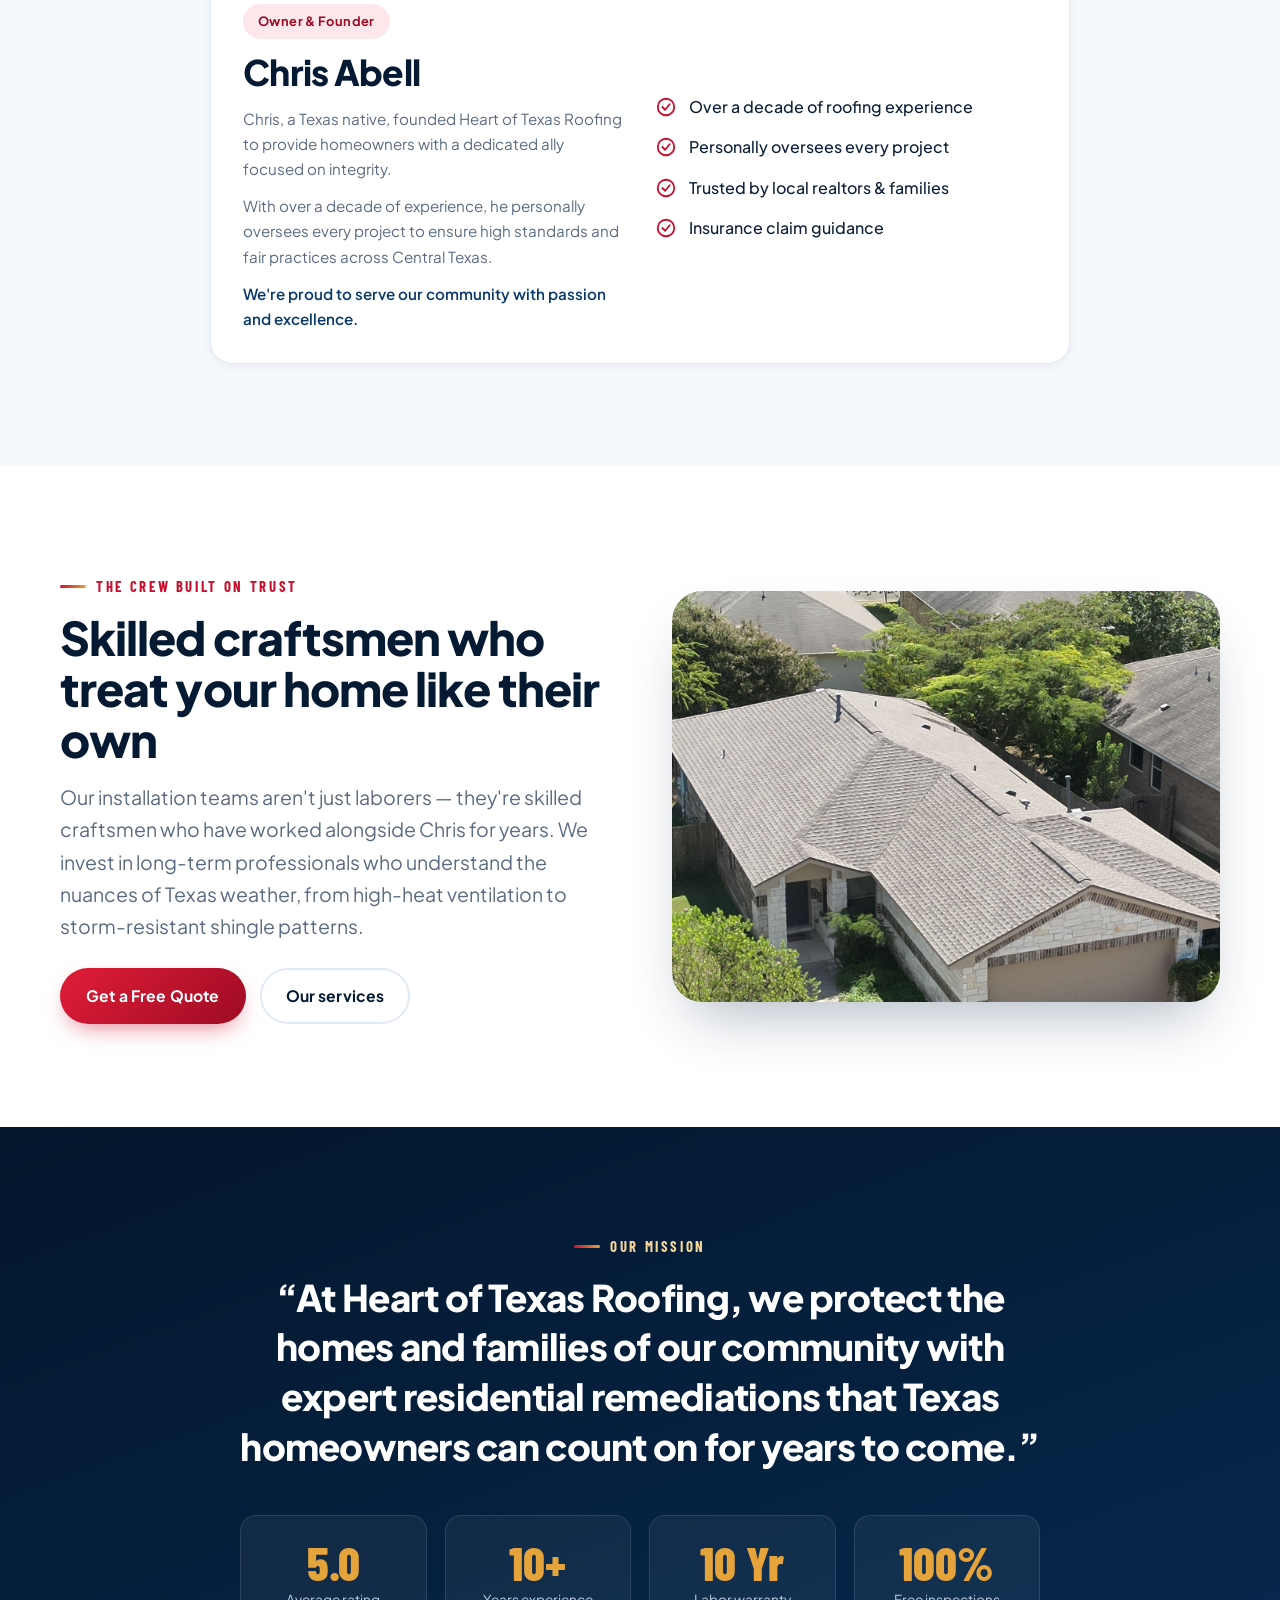
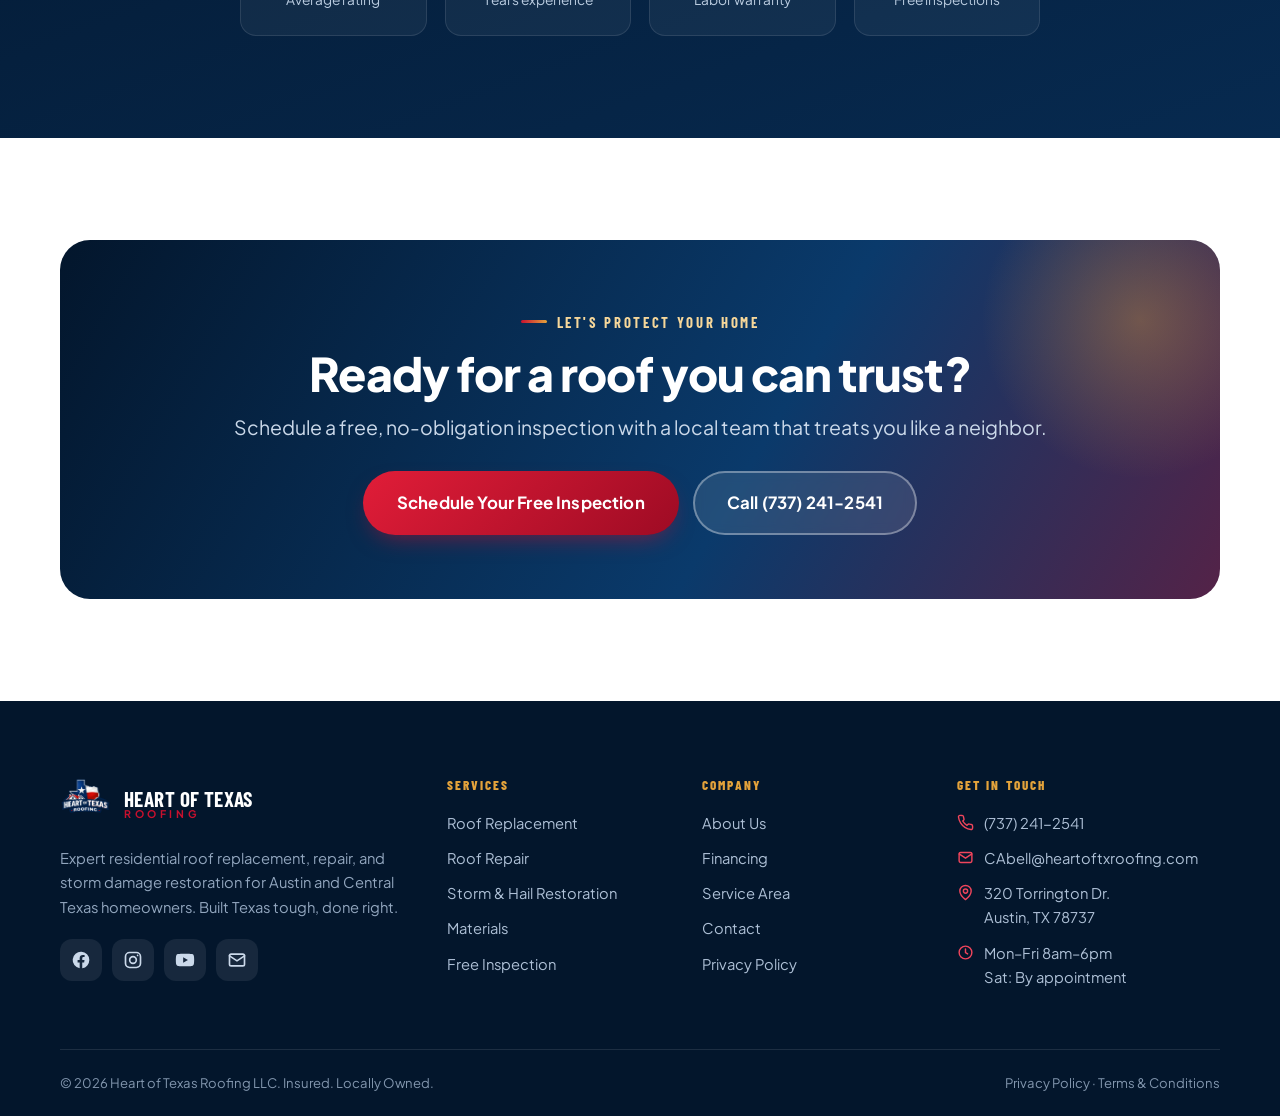
<file: about.html>
<!DOCTYPE html>
<html lang="en">
<head>
<meta charset="UTF-8">
<meta name="viewport" content="width=device-width, initial-scale=1">
<title>About Us | Locally Owned Roofing in Austin, TX | Heart of Texas Roofing</title>
<meta name="description" content="Heart of Texas Roofing is a locally owned, family-values roofing company founded by Texas native Chris Abell. Integrity, quality craftsmanship, and fair pricing across Greater Austin.">
<link rel="icon" href="images/opt/logo.png" type="image/png">
<link rel="preconnect" href="https://fonts.googleapis.com">
<link rel="preconnect" href="https://fonts.gstatic.com" crossorigin>
<link href="https://fonts.googleapis.com/css2?family=Barlow+Condensed:wght@600;700;800&family=Plus+Jakarta+Sans:wght@400;500;600;700;800&display=swap" rel="stylesheet">
<link rel="stylesheet" href="css/styles.css">
</head>
<body>

<div class="topbar">
  <div class="container topbar__inner">
    <span class="topbar__item"><svg viewBox="0 0 24 24" fill="none" stroke="currentColor" stroke-width="2" stroke-linecap="round"><circle cx="12" cy="12" r="9"/><path d="M12 7v5l3 2"/></svg> Mon–Fri 8am–6pm · Sat by appointment</span>
    <span class="topbar__item"><svg viewBox="0 0 24 24" fill="none" stroke="currentColor" stroke-width="2" stroke-linecap="round" stroke-linejoin="round"><path d="M20 10c0 6-8 12-8 12s-8-6-8-12a8 8 0 0 1 16 0Z"/><circle cx="12" cy="10" r="3"/></svg> Serving Greater Austin &amp; the Hill Country</span>
    <a class="topbar__phone" href="tel:+17372412541"><svg viewBox="0 0 24 24" fill="none" stroke="currentColor" stroke-width="2" stroke-linecap="round" stroke-linejoin="round"><path d="M22 16.9v3a2 2 0 0 1-2.2 2 19.8 19.8 0 0 1-8.6-3.1 19.5 19.5 0 0 1-6-6A19.8 19.8 0 0 1 2.1 4.2 2 2 0 0 1 4.1 2h3a2 2 0 0 1 2 1.7c.1 1 .4 2 .7 2.9a2 2 0 0 1-.5 2.1L8.1 9.9a16 16 0 0 0 6 6l1.2-1.2a2 2 0 0 1 2.1-.5c1 .3 1.9.6 2.9.7a2 2 0 0 1 1.7 2Z"/></svg> (737) 241-2541</a>
  </div>
</div>

<header class="site-header" id="siteHeader">
  <div class="container header__inner">
    <a class="brand" href="index.html" aria-label="Heart of Texas Roofing — home">
      <img src="images/opt/logo-transparent.png" alt="Heart of Texas Roofing logo">
      <span class="brand__text"><strong>Heart of Texas</strong><span>Roofing</span></span>
    </a>
    <nav class="nav" aria-label="Primary">
      <a class="nav__link" href="index.html">Home</a>
      <a class="nav__link" href="services.html">Services</a>
      <a class="nav__link" href="financing.html">Financing</a>
      <a class="nav__link" href="about.html">About</a>
      <a class="nav__link" href="service-area.html">Service Area</a>
      <a class="nav__link" href="contact.html">Contact</a>
    </nav>
    <div class="header__cta">
      <a class="btn btn--primary" href="contact.html"><svg viewBox="0 0 24 24" fill="none" stroke="currentColor" stroke-width="2" stroke-linecap="round"><rect x="3" y="4" width="18" height="18" rx="2"/><path d="M16 2v4M8 2v4M3 10h18"/></svg> Free Inspection</a>
    </div>
    <button class="nav-toggle" id="navToggle" aria-label="Open menu" aria-controls="navPanel" aria-expanded="false">
      <svg class="icon-menu" viewBox="0 0 24 24" fill="none" stroke="currentColor" stroke-width="2" stroke-linecap="round"><path d="M4 7h16M4 12h16M4 17h16"/></svg>
      <svg class="icon-close" viewBox="0 0 24 24" fill="none" stroke="currentColor" stroke-width="2" stroke-linecap="round"><path d="M6 6l12 12M18 6 6 18"/></svg>
    </button>
  </div>
</header>
<div class="nav-overlay" id="navOverlay"></div>
<aside class="nav-panel" id="navPanel" aria-label="Mobile menu">
  <div class="nav-panel__head">
    <span class="nav-panel__title">Menu</span>
    <button class="nav-panel__close" id="navClose" aria-label="Close menu"><svg viewBox="0 0 24 24" fill="none" stroke="currentColor" stroke-width="2" stroke-linecap="round"><path d="M6 6l12 12M18 6 6 18"/></svg></button>
  </div>
  <a class="nav-panel__link" href="index.html">Home</a>
  <a class="nav-panel__link" href="services.html">Services</a>
  <a class="nav-panel__link" href="financing.html">Financing</a>
  <a class="nav-panel__link" href="about.html">About</a>
  <a class="nav-panel__link" href="service-area.html">Service Area</a>
  <a class="nav-panel__link" href="contact.html">Contact</a>
  <a class="btn btn--primary btn--block" href="contact.html">Schedule Free Inspection</a>
  <div class="nav-panel__contact">
    <p>Call <a href="tel:+17372412541">(737) 241-2541</a></p>
    <p><a href="mailto:CAbell@heartoftxroofing.com">CAbell@heartoftxroofing.com</a></p>
  </div>
</aside>

<main>

  <section class="page-hero">
    <div class="page-hero__bg"><img src="images/opt/roof-project.jpg" alt="Heart of Texas Roofing craftsmanship"></div>
    <div class="container page-hero__inner">
      <nav class="breadcrumb" aria-label="Breadcrumb">
        <a href="index.html">Home</a>
        <svg viewBox="0 0 24 24" fill="none" stroke="currentColor" stroke-width="2" stroke-linecap="round"><path d="m9 6 6 6-6 6"/></svg>
        <span>About</span>
      </nav>
      <h1>The foundation of neighborhood trust</h1>
      <p>Heart of Texas Roofing isn't just a contractor; it's a commitment to our Central Texas neighbors — roofing that's direct, honest, and done right the first time.</p>
    </div>
  </section>

  <section class="section">
    <div class="container split">
      <div class="split__media reveal">
        <img src="images/opt/roof-project.jpg" alt="Finished roofing project on a Central Texas home">
        <div class="media-badge">
          <svg viewBox="0 0 24 24" fill="none" stroke="currentColor" stroke-width="2" stroke-linecap="round" stroke-linejoin="round"><path d="M12 2 4 5v6c0 5 3.4 9.3 8 11 4.6-1.7 8-6 8-11V5l-8-3Z"/><path d="m9 12 2 2 4-4"/></svg>
          <span><b>Locally Owned</b>Family values, Austin neighbors</span>
        </div>
      </div>
      <div class="reveal">
        <span class="eyebrow">Our Story</span>
        <h2>Expert craftsmanship. Neighborly service.</h2>
        <p class="lead" style="margin-top:16px">From Austin to the Hill Country, we provide clarity where there's often confusion — ensuring your family stays protected for decades. We treat every home with the same focus and integrity we'd give our own roofs.</p>
        <div class="grid grid-2" style="margin-top:26px;gap:18px">
          <div>
            <h3 style="font-size:1.15rem">Integrity</h3>
            <p style="font-size:.95rem;margin-top:6px">Straight answers and honest recommendations. We tell you exactly what your roof needs, nothing more.</p>
          </div>
          <div>
            <h3 style="font-size:1.15rem">Quality</h3>
            <p style="font-size:.95rem;margin-top:6px">Premium materials and skilled installation built to stand up to Texas weather for decades.</p>
          </div>
          <div>
            <h3 style="font-size:1.15rem">Fair Pricing</h3>
            <p style="font-size:.95rem;margin-top:6px">Clear, upfront quotes without surprises or hidden fees.</p>
          </div>
          <div>
            <h3 style="font-size:1.15rem">Local Roots</h3>
            <p style="font-size:.95rem;margin-top:6px">A family-values roofing company serving our Austin neighbors.</p>
          </div>
        </div>
      </div>
    </div>
  </section>

  <section class="section section--cream">
    <div class="container">
      <div class="section-head center reveal">
        <span class="eyebrow" style="justify-content:center">The Heart Behind the Harness</span>
        <h2>Meet the owner</h2>
      </div>
      <div class="card reveal" style="max-width:860px;margin-inline:auto">
        <div class="grid grid-2" style="align-items:center">
          <div>
            <span class="pill pill--red" style="margin-bottom:14px">Owner &amp; Founder</span>
            <h2 style="font-size:clamp(1.6rem,4vw,2.2rem)">Chris Abell</h2>
            <p style="margin-top:14px">Chris, a Texas native, founded Heart of Texas Roofing to provide homeowners with a dedicated ally focused on integrity.</p>
            <p style="margin-top:12px">With over a decade of experience, he personally oversees every project to ensure high standards and fair practices across Central Texas.</p>
            <p style="margin-top:12px;color:var(--navy-700);font-weight:600">We're proud to serve our community with passion and excellence.</p>
          </div>
          <ul class="check-list" style="margin-top:0">
            <li><svg viewBox="0 0 24 24" fill="none" stroke="currentColor" stroke-width="2" stroke-linecap="round" stroke-linejoin="round"><circle cx="12" cy="12" r="9"/><path d="m8 12 3 3 5-6"/></svg><span>Over a decade of roofing experience</span></li>
            <li><svg viewBox="0 0 24 24" fill="none" stroke="currentColor" stroke-width="2" stroke-linecap="round" stroke-linejoin="round"><circle cx="12" cy="12" r="9"/><path d="m8 12 3 3 5-6"/></svg><span>Personally oversees every project</span></li>
            <li><svg viewBox="0 0 24 24" fill="none" stroke="currentColor" stroke-width="2" stroke-linecap="round" stroke-linejoin="round"><circle cx="12" cy="12" r="9"/><path d="m8 12 3 3 5-6"/></svg><span>Trusted by local realtors &amp; families</span></li>
            <li><svg viewBox="0 0 24 24" fill="none" stroke="currentColor" stroke-width="2" stroke-linecap="round" stroke-linejoin="round"><circle cx="12" cy="12" r="9"/><path d="m8 12 3 3 5-6"/></svg><span>Insurance claim guidance</span></li>
          </ul>
        </div>
      </div>
    </div>
  </section>

  <section class="section">
    <div class="container split split--reverse">
      <div class="split__media reveal">
        <img src="images/opt/roof-aerial-2.jpg" alt="A completed roof system built by an experienced crew">
      </div>
      <div class="reveal">
        <span class="eyebrow">The Crew Built on Trust</span>
        <h2>Skilled craftsmen who treat your home like their own</h2>
        <p class="lead" style="margin-top:16px">Our installation teams aren't just laborers — they're skilled craftsmen who have worked alongside Chris for years. We invest in long-term professionals who understand the nuances of Texas weather, from high-heat ventilation to storm-resistant shingle patterns.</p>
        <div class="btn-row" style="margin-top:26px">
          <a class="btn btn--primary" href="contact.html">Get a Free Quote</a>
          <a class="btn btn--outline" href="services.html">Our services</a>
        </div>
      </div>
    </div>
  </section>

  <section class="section section--navy">
    <div class="container container--narrow center reveal">
      <span class="eyebrow eyebrow--light" style="justify-content:center">Our Mission</span>
      <h2 style="font-size:clamp(1.5rem,3.6vw,2.3rem);line-height:1.35">“At Heart of Texas Roofing, we protect the homes and families of our community with expert residential remediations that Texas homeowners can count on for years to come.”</h2>
      <div class="stats" style="margin-top:44px">
        <div class="stat"><b>5.0</b><span>Average rating</span></div>
        <div class="stat"><b>10+</b><span>Years experience</span></div>
        <div class="stat"><b>10&nbsp;Yr</b><span>Labor warranty</span></div>
        <div class="stat"><b>100%</b><span>Free inspections</span></div>
      </div>
    </div>
  </section>

  <section class="section">
    <div class="container">
      <div class="cta-band reveal">
        <span class="eyebrow eyebrow--light" style="justify-content:center">Let's protect your home</span>
        <h2>Ready for a roof you can trust?</h2>
        <p class="lead mx-auto" style="color:#CBD9EA">Schedule a free, no-obligation inspection with a local team that treats you like a neighbor.</p>
        <div class="btn-row">
          <a class="btn btn--primary btn--lg" href="contact.html">Schedule Your Free Inspection</a>
          <a class="btn btn--ghost-light btn--lg" href="tel:+17372412541">Call (737) 241-2541</a>
        </div>
      </div>
    </div>
  </section>

</main>

<footer class="site-footer">
  <div class="container">
    <div class="footer-grid">
      <div class="footer-brand">
        <a class="brand" href="index.html">
          <img src="images/opt/logo-transparent.png" alt="Heart of Texas Roofing logo">
          <span class="brand__text"><strong>Heart of Texas</strong><span>Roofing</span></span>
        </a>
        <p>Expert residential roof replacement, repair, and storm damage restoration for Austin and Central Texas homeowners. Built Texas tough, done right.</p>
        <div class="footer-social">
          <a href="https://www.facebook.com/profile.php?id=61590203981110" target="_blank" rel="noopener" aria-label="Facebook"><svg viewBox="0 0 24 24" fill="currentColor"><path d="M22 12a10 10 0 1 0-11.6 9.9v-7H7.9V12h2.5V9.8c0-2.5 1.5-3.9 3.7-3.9 1.1 0 2.2.2 2.2.2v2.4h-1.2c-1.2 0-1.6.8-1.6 1.6V12h2.7l-.4 2.9h-2.3v7A10 10 0 0 0 22 12Z"/></svg></a>
          <a href="http://www.instagram.com" target="_blank" rel="noopener" aria-label="Instagram"><svg viewBox="0 0 24 24" fill="none" stroke="currentColor" stroke-width="2"><rect x="3" y="3" width="18" height="18" rx="5"/><circle cx="12" cy="12" r="4"/><circle cx="17.5" cy="6.5" r="1" fill="currentColor" stroke="none"/></svg></a>
          <a href="http://www.youtube.com" target="_blank" rel="noopener" aria-label="YouTube"><svg viewBox="0 0 24 24" fill="currentColor"><path d="M23 12s0-3.5-.4-5.2a2.8 2.8 0 0 0-2-2C18.9 4.4 12 4.4 12 4.4s-6.9 0-8.6.4a2.8 2.8 0 0 0-2 2C1 8.5 1 12 1 12s0 3.5.4 5.2a2.8 2.8 0 0 0 2 2c1.7.4 8.6.4 8.6.4s6.9 0 8.6-.4a2.8 2.8 0 0 0 2-2C23 15.5 23 12 23 12ZM9.8 15.3V8.7l5.7 3.3-5.7 3.3Z"/></svg></a>
          <a href="mailto:CAbell@heartoftxroofing.com" aria-label="Email"><svg viewBox="0 0 24 24" fill="none" stroke="currentColor" stroke-width="2" stroke-linecap="round"><rect x="3" y="5" width="18" height="14" rx="2"/><path d="m3 7 9 6 9-6"/></svg></a>
        </div>
      </div>
      <div class="footer-col">
        <h4>Services</h4>
        <ul>
          <li><a href="services.html#replacement">Roof Replacement</a></li>
          <li><a href="services.html#repair">Roof Repair</a></li>
          <li><a href="services.html#storm">Storm &amp; Hail Restoration</a></li>
          <li><a href="services.html#materials">Materials</a></li>
          <li><a href="contact.html">Free Inspection</a></li>
        </ul>
      </div>
      <div class="footer-col">
        <h4>Company</h4>
        <ul>
          <li><a href="about.html">About Us</a></li>
          <li><a href="financing.html">Financing</a></li>
          <li><a href="service-area.html">Service Area</a></li>
          <li><a href="contact.html">Contact</a></li>
          <li><a href="privacy.html">Privacy Policy</a></li>
        </ul>
      </div>
      <div class="footer-col">
        <h4>Get in Touch</h4>
        <ul>
          <li class="info-line"><svg viewBox="0 0 24 24" fill="none" stroke="currentColor" stroke-width="2" stroke-linecap="round" stroke-linejoin="round"><path d="M22 16.9v3a2 2 0 0 1-2.2 2 19.8 19.8 0 0 1-8.6-3.1 19.5 19.5 0 0 1-6-6A19.8 19.8 0 0 1 2.1 4.2 2 2 0 0 1 4.1 2h3a2 2 0 0 1 2 1.7c.1 1 .4 2 .7 2.9a2 2 0 0 1-.5 2.1L8.1 9.9a16 16 0 0 0 6 6l1.2-1.2a2 2 0 0 1 2.1-.5c1 .3 1.9.6 2.9.7a2 2 0 0 1 1.7 2Z"/></svg><a href="tel:+17372412541">(737) 241-2541</a></li>
          <li class="info-line"><svg viewBox="0 0 24 24" fill="none" stroke="currentColor" stroke-width="2" stroke-linecap="round"><rect x="3" y="5" width="18" height="14" rx="2"/><path d="m3 7 9 6 9-6"/></svg><a href="mailto:CAbell@heartoftxroofing.com">CAbell@heartoftxroofing.com</a></li>
          <li class="info-line"><svg viewBox="0 0 24 24" fill="none" stroke="currentColor" stroke-width="2" stroke-linecap="round" stroke-linejoin="round"><path d="M20 10c0 6-8 12-8 12s-8-6-8-12a8 8 0 0 1 16 0Z"/><circle cx="12" cy="10" r="3"/></svg><span>320 Torrington Dr.<br>Austin, TX 78737</span></li>
          <li class="info-line"><svg viewBox="0 0 24 24" fill="none" stroke="currentColor" stroke-width="2" stroke-linecap="round"><circle cx="12" cy="12" r="9"/><path d="M12 7v5l3 2"/></svg><span>Mon–Fri 8am–6pm<br>Sat: By appointment</span></li>
        </ul>
      </div>
    </div>
    <div class="footer-bottom">
      <span>© <span data-year>2026</span> Heart of Texas Roofing LLC. Insured. Locally Owned.</span>
      <span><a href="privacy.html">Privacy Policy</a> · <a href="privacy.html#terms">Terms &amp; Conditions</a></span>
    </div>
  </div>
</footer>

<div class="mobile-bar">
  <a class="btn btn--navy" href="tel:+17372412541"><svg viewBox="0 0 24 24" fill="none" stroke="currentColor" stroke-width="2" stroke-linecap="round" stroke-linejoin="round"><path d="M22 16.9v3a2 2 0 0 1-2.2 2 19.8 19.8 0 0 1-8.6-3.1 19.5 19.5 0 0 1-6-6A19.8 19.8 0 0 1 2.1 4.2 2 2 0 0 1 4.1 2h3a2 2 0 0 1 2 1.7c.1 1 .4 2 .7 2.9a2 2 0 0 1-.5 2.1L8.1 9.9a16 16 0 0 0 6 6l1.2-1.2a2 2 0 0 1 2.1-.5c1 .3 1.9.6 2.9.7a2 2 0 0 1 1.7 2Z"/></svg> Call Now</a>
  <a class="btn btn--primary" href="contact.html"><svg viewBox="0 0 24 24" fill="none" stroke="currentColor" stroke-width="2" stroke-linecap="round"><rect x="3" y="4" width="18" height="18" rx="2"/><path d="M16 2v4M8 2v4M3 10h18"/></svg> Free Quote</a>
</div>

<button class="to-top" id="toTop" aria-label="Back to top"><svg viewBox="0 0 24 24" fill="none" stroke="currentColor" stroke-width="2" stroke-linecap="round" stroke-linejoin="round"><path d="m6 15 6-6 6 6"/></svg></button>

<script src="js/main.js"></script>
</body>
</html>
</file>
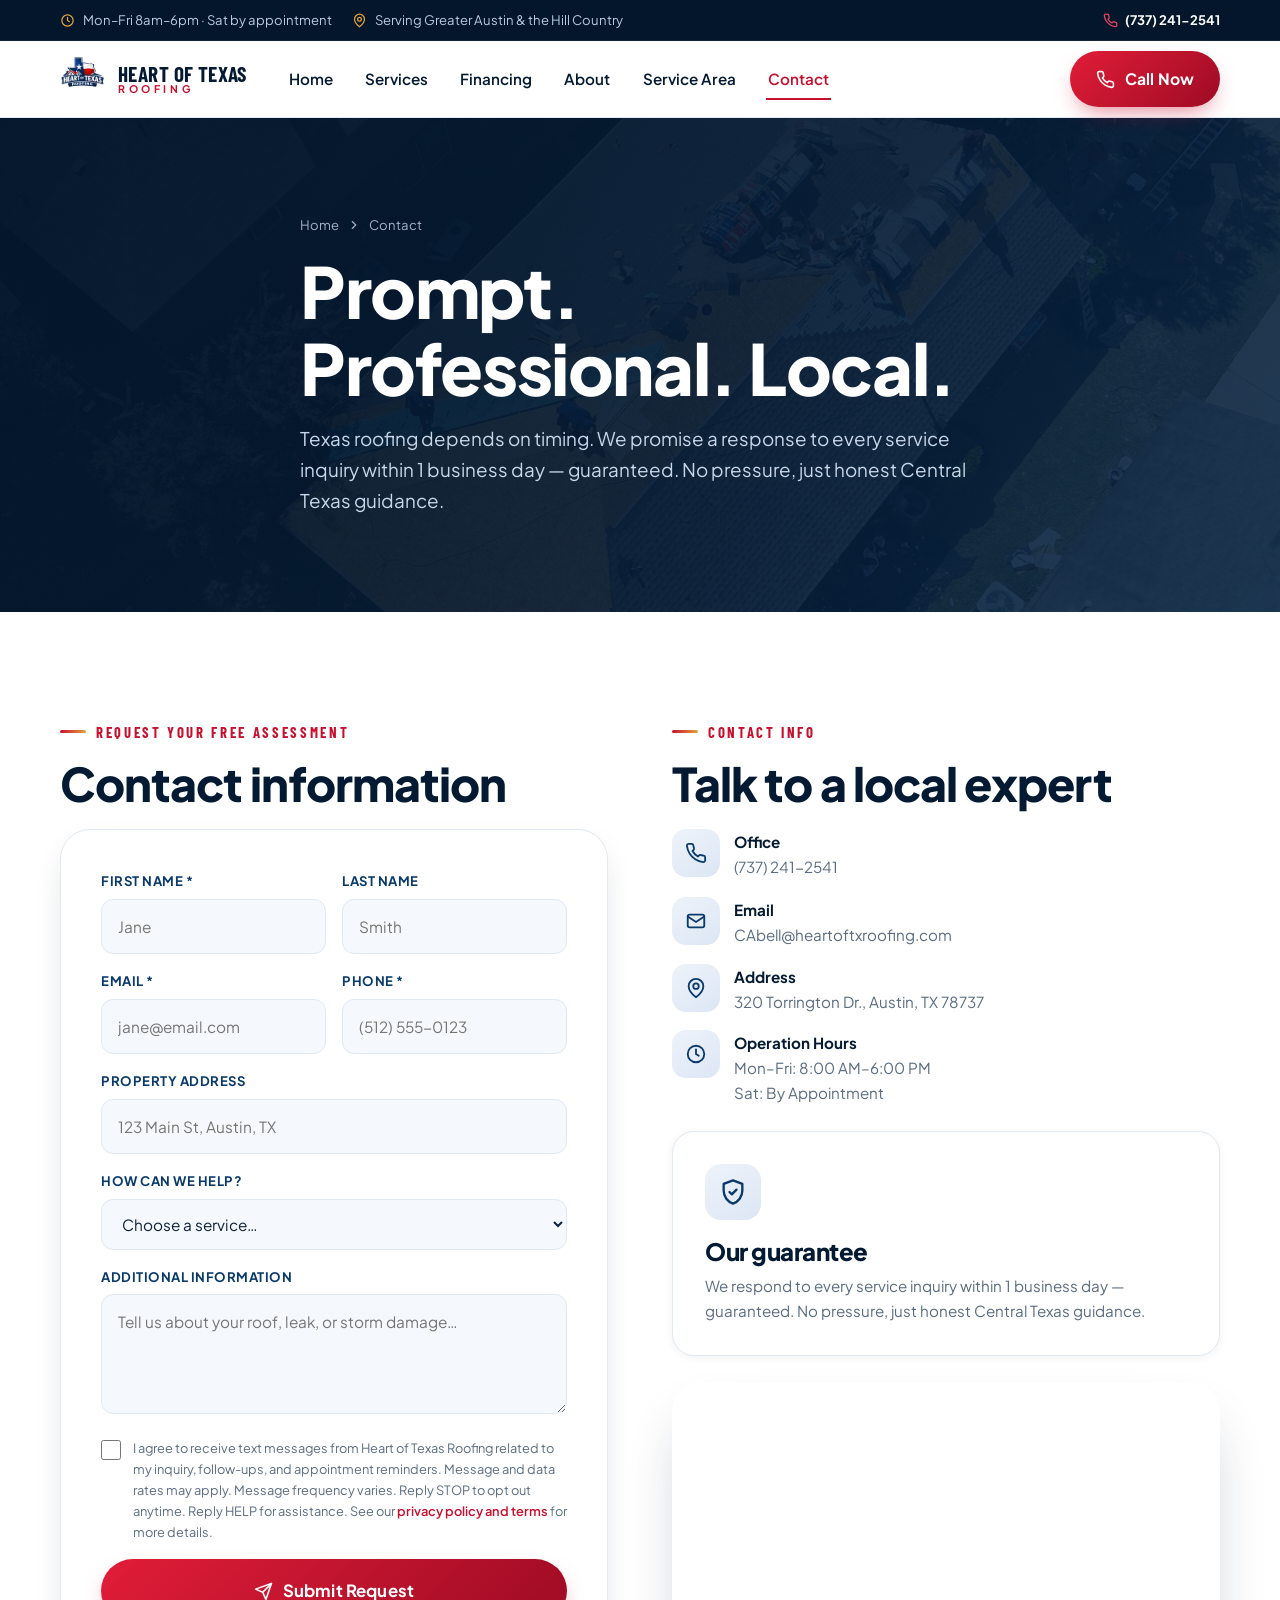
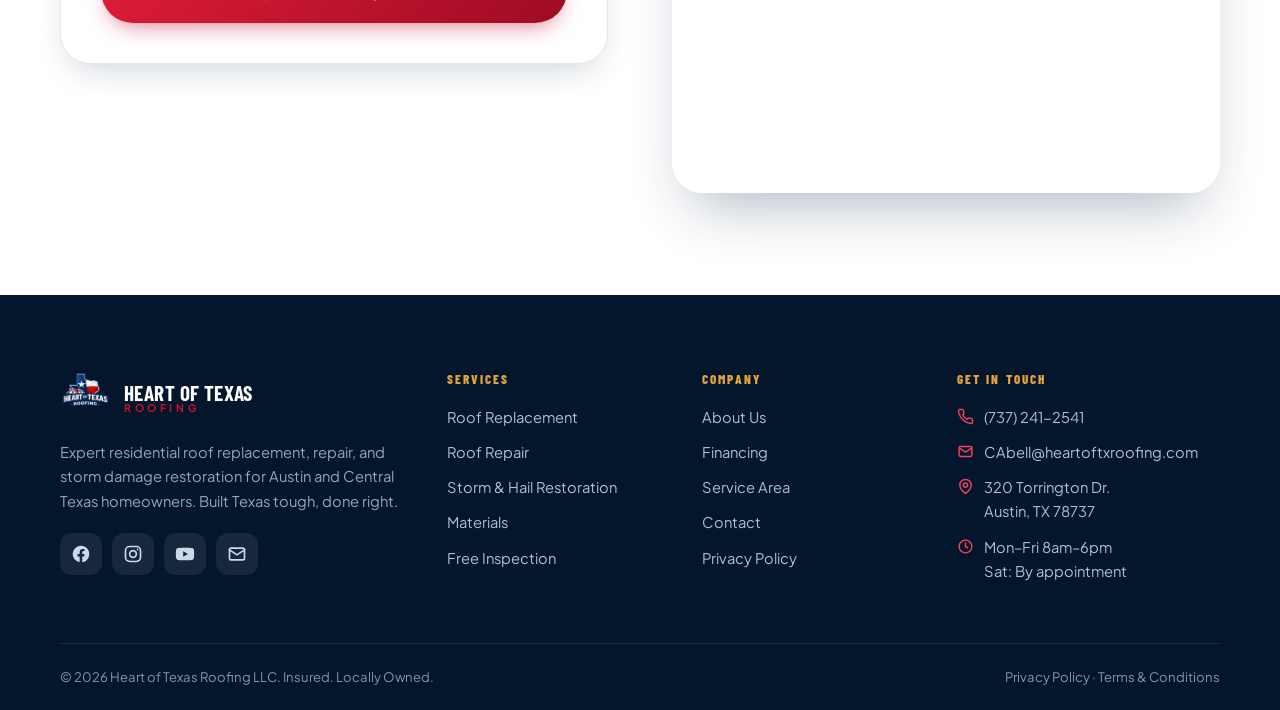
<file: contact.html>
<!DOCTYPE html>
<html lang="en">
<head>
<meta charset="UTF-8">
<meta name="viewport" content="width=device-width, initial-scale=1">
<title>Contact Us | Free Roof Inspection in Austin, TX | Heart of Texas Roofing</title>
<meta name="description" content="Contact Heart of Texas Roofing for a free roof inspection and estimate in Austin and Central Texas. Call (737) 241-2541 or request service online. We respond within 1 business day.">
<link rel="icon" href="images/opt/logo.png" type="image/png">
<link rel="preconnect" href="https://fonts.googleapis.com">
<link rel="preconnect" href="https://fonts.gstatic.com" crossorigin>
<link href="https://fonts.googleapis.com/css2?family=Barlow+Condensed:wght@600;700;800&family=Plus+Jakarta+Sans:wght@400;500;600;700;800&display=swap" rel="stylesheet">
<link rel="stylesheet" href="css/styles.css">
</head>
<body>

<div class="topbar">
  <div class="container topbar__inner">
    <span class="topbar__item"><svg viewBox="0 0 24 24" fill="none" stroke="currentColor" stroke-width="2" stroke-linecap="round"><circle cx="12" cy="12" r="9"/><path d="M12 7v5l3 2"/></svg> Mon–Fri 8am–6pm · Sat by appointment</span>
    <span class="topbar__item"><svg viewBox="0 0 24 24" fill="none" stroke="currentColor" stroke-width="2" stroke-linecap="round" stroke-linejoin="round"><path d="M20 10c0 6-8 12-8 12s-8-6-8-12a8 8 0 0 1 16 0Z"/><circle cx="12" cy="10" r="3"/></svg> Serving Greater Austin &amp; the Hill Country</span>
    <a class="topbar__phone" href="tel:+17372412541"><svg viewBox="0 0 24 24" fill="none" stroke="currentColor" stroke-width="2" stroke-linecap="round" stroke-linejoin="round"><path d="M22 16.9v3a2 2 0 0 1-2.2 2 19.8 19.8 0 0 1-8.6-3.1 19.5 19.5 0 0 1-6-6A19.8 19.8 0 0 1 2.1 4.2 2 2 0 0 1 4.1 2h3a2 2 0 0 1 2 1.7c.1 1 .4 2 .7 2.9a2 2 0 0 1-.5 2.1L8.1 9.9a16 16 0 0 0 6 6l1.2-1.2a2 2 0 0 1 2.1-.5c1 .3 1.9.6 2.9.7a2 2 0 0 1 1.7 2Z"/></svg> (737) 241-2541</a>
  </div>
</div>

<header class="site-header" id="siteHeader">
  <div class="container header__inner">
    <a class="brand" href="index.html" aria-label="Heart of Texas Roofing — home">
      <img src="images/opt/logo-transparent.png" alt="Heart of Texas Roofing logo">
      <span class="brand__text"><strong>Heart of Texas</strong><span>Roofing</span></span>
    </a>
    <nav class="nav" aria-label="Primary">
      <a class="nav__link" href="index.html">Home</a>
      <a class="nav__link" href="services.html">Services</a>
      <a class="nav__link" href="financing.html">Financing</a>
      <a class="nav__link" href="about.html">About</a>
      <a class="nav__link" href="service-area.html">Service Area</a>
      <a class="nav__link" href="contact.html">Contact</a>
    </nav>
    <div class="header__cta">
      <a class="btn btn--primary" href="tel:+17372412541"><svg viewBox="0 0 24 24" fill="none" stroke="currentColor" stroke-width="2" stroke-linecap="round" stroke-linejoin="round"><path d="M22 16.9v3a2 2 0 0 1-2.2 2 19.8 19.8 0 0 1-8.6-3.1 19.5 19.5 0 0 1-6-6A19.8 19.8 0 0 1 2.1 4.2 2 2 0 0 1 4.1 2h3a2 2 0 0 1 2 1.7c.1 1 .4 2 .7 2.9a2 2 0 0 1-.5 2.1L8.1 9.9a16 16 0 0 0 6 6l1.2-1.2a2 2 0 0 1 2.1-.5c1 .3 1.9.6 2.9.7a2 2 0 0 1 1.7 2Z"/></svg> Call Now</a>
    </div>
    <button class="nav-toggle" id="navToggle" aria-label="Open menu" aria-controls="navPanel" aria-expanded="false">
      <svg class="icon-menu" viewBox="0 0 24 24" fill="none" stroke="currentColor" stroke-width="2" stroke-linecap="round"><path d="M4 7h16M4 12h16M4 17h16"/></svg>
      <svg class="icon-close" viewBox="0 0 24 24" fill="none" stroke="currentColor" stroke-width="2" stroke-linecap="round"><path d="M6 6l12 12M18 6 6 18"/></svg>
    </button>
  </div>
</header>
<div class="nav-overlay" id="navOverlay"></div>
<aside class="nav-panel" id="navPanel" aria-label="Mobile menu">
  <div class="nav-panel__head">
    <span class="nav-panel__title">Menu</span>
    <button class="nav-panel__close" id="navClose" aria-label="Close menu"><svg viewBox="0 0 24 24" fill="none" stroke="currentColor" stroke-width="2" stroke-linecap="round"><path d="M6 6l12 12M18 6 6 18"/></svg></button>
  </div>
  <a class="nav-panel__link" href="index.html">Home</a>
  <a class="nav-panel__link" href="services.html">Services</a>
  <a class="nav-panel__link" href="financing.html">Financing</a>
  <a class="nav-panel__link" href="about.html">About</a>
  <a class="nav-panel__link" href="service-area.html">Service Area</a>
  <a class="nav-panel__link" href="contact.html">Contact</a>
  <a class="btn btn--primary btn--block" href="tel:+17372412541">Call (737) 241-2541</a>
  <div class="nav-panel__contact">
    <p><a href="mailto:CAbell@heartoftxroofing.com">CAbell@heartoftxroofing.com</a></p>
  </div>
</aside>

<main>

  <section class="page-hero">
    <div class="page-hero__bg"><img src="images/opt/roof-aerial-1.jpg" alt="Roofing project by Heart of Texas Roofing"></div>
    <div class="container page-hero__inner">
      <nav class="breadcrumb" aria-label="Breadcrumb">
        <a href="index.html">Home</a>
        <svg viewBox="0 0 24 24" fill="none" stroke="currentColor" stroke-width="2" stroke-linecap="round"><path d="m9 6 6 6-6 6"/></svg>
        <span>Contact</span>
      </nav>
      <h1>Prompt. Professional. Local.</h1>
      <p>Texas roofing depends on timing. We promise a response to every service inquiry within 1 business day — guaranteed. No pressure, just honest Central Texas guidance.</p>
    </div>
  </section>

  <section class="section">
    <div class="container split" style="align-items:start">
      <!-- FORM -->
      <div class="reveal">
        <span class="eyebrow">Request Your Free Assessment</span>
        <h2 style="margin-bottom:20px">Contact information</h2>
        <div class="form-card">
          <form data-validate novalidate>
            <div class="form-grid">
              <div class="form-row">
                <div class="field">
                  <label for="firstName">First name *</label>
                  <input id="firstName" name="firstName" type="text" placeholder="Jane" required>
                  <span class="field__error">This field is required.</span>
                </div>
                <div class="field">
                  <label for="lastName">Last name</label>
                  <input id="lastName" name="lastName" type="text" placeholder="Smith">
                  <span class="field__error">This field is required.</span>
                </div>
              </div>
              <div class="form-row">
                <div class="field">
                  <label for="email">Email *</label>
                  <input id="email" name="email" type="email" placeholder="jane@email.com" required>
                  <span class="field__error">Enter a valid email address.</span>
                </div>
                <div class="field">
                  <label for="phone">Phone *</label>
                  <input id="phone" name="phone" type="tel" placeholder="(512) 555-0123" required>
                  <span class="field__error">Enter a valid phone number.</span>
                </div>
              </div>
              <div class="field">
                <label for="address">Property address</label>
                <input id="address" name="address" type="text" placeholder="123 Main St, Austin, TX">
                <span class="field__error">This field is required.</span>
              </div>
              <div class="field">
                <label for="service">How can we help?</label>
                <select id="service" name="service">
                  <option value="">Choose a service…</option>
                  <option>Roof Replacement</option>
                  <option>Roof Repair</option>
                  <option>Storm &amp; Hail Damage</option>
                  <option>Free Inspection / Estimate</option>
                  <option>Financing Question</option>
                  <option>Something else</option>
                </select>
                <span class="field__error">Please choose an option.</span>
              </div>
              <div class="field">
                <label for="message">Additional information</label>
                <textarea id="message" name="message" placeholder="Tell us about your roof, leak, or storm damage…"></textarea>
              </div>
              <div class="consent">
                <input id="consent" name="consent" type="checkbox" required>
                <label for="consent" style="margin:0;text-transform:none;letter-spacing:0;font-weight:400;color:var(--muted);font-size:.8rem">I agree to receive text messages from Heart of Texas Roofing related to my inquiry, follow-ups, and appointment reminders. Message and data rates may apply. Message frequency varies. Reply STOP to opt out anytime. Reply HELP for assistance. See our <a href="privacy.html" style="color:var(--red);font-weight:600">privacy policy and terms</a> for more details. <span class="field__error">Please agree to continue.</span></label>
              </div>
              <button class="btn btn--primary btn--lg btn--block" type="submit">
                <svg viewBox="0 0 24 24" fill="none" stroke="currentColor" stroke-width="2" stroke-linecap="round" stroke-linejoin="round"><path d="m22 2-7 20-4-9-9-4Z"/><path d="M22 2 11 13"/></svg>
                Submit Request
              </button>
            </div>
          </form>
          <div class="form-success">
            <svg viewBox="0 0 24 24" fill="none" stroke="currentColor" stroke-width="2" stroke-linecap="round" stroke-linejoin="round"><circle cx="12" cy="12" r="9"/><path d="m8 12 3 3 5-6"/></svg>
            <strong>Thank you — your request is in!</strong>
            <p class="mb-0">A Heart of Texas Roofing specialist will respond within 1 business day. Need us sooner? Call <a href="tel:+17372412541" style="color:#1B6B3A;font-weight:700">(737) 241-2541</a>.</p>
          </div>
        </div>
      </div>

      <!-- INFO -->
      <div class="reveal">
        <span class="eyebrow">Contact Info</span>
        <h2 style="margin-bottom:20px">Talk to a local expert</h2>
        <div class="info-list">
          <div class="info-item">
            <span class="info-item__icon"><svg viewBox="0 0 24 24" fill="none" stroke="currentColor" stroke-width="2" stroke-linecap="round" stroke-linejoin="round"><path d="M22 16.9v3a2 2 0 0 1-2.2 2 19.8 19.8 0 0 1-8.6-3.1 19.5 19.5 0 0 1-6-6A19.8 19.8 0 0 1 2.1 4.2 2 2 0 0 1 4.1 2h3a2 2 0 0 1 2 1.7c.1 1 .4 2 .7 2.9a2 2 0 0 1-.5 2.1L8.1 9.9a16 16 0 0 0 6 6l1.2-1.2a2 2 0 0 1 2.1-.5c1 .3 1.9.6 2.9.7a2 2 0 0 1 1.7 2Z"/></svg></span>
            <div><b>Office</b><a href="tel:+17372412541">(737) 241-2541</a></div>
          </div>
          <div class="info-item">
            <span class="info-item__icon"><svg viewBox="0 0 24 24" fill="none" stroke="currentColor" stroke-width="2" stroke-linecap="round"><rect x="3" y="5" width="18" height="14" rx="2"/><path d="m3 7 9 6 9-6"/></svg></span>
            <div><b>Email</b><a href="mailto:CAbell@heartoftxroofing.com">CAbell@heartoftxroofing.com</a></div>
          </div>
          <div class="info-item">
            <span class="info-item__icon"><svg viewBox="0 0 24 24" fill="none" stroke="currentColor" stroke-width="2" stroke-linecap="round" stroke-linejoin="round"><path d="M20 10c0 6-8 12-8 12s-8-6-8-12a8 8 0 0 1 16 0Z"/><circle cx="12" cy="10" r="3"/></svg></span>
            <div><b>Address</b><p>320 Torrington Dr., Austin, TX 78737</p></div>
          </div>
          <div class="info-item">
            <span class="info-item__icon"><svg viewBox="0 0 24 24" fill="none" stroke="currentColor" stroke-width="2" stroke-linecap="round"><circle cx="12" cy="12" r="9"/><path d="M12 7v5l3 2"/></svg></span>
            <div><b>Operation Hours</b><p>Mon–Fri: 8:00 AM–6:00 PM<br>Sat: By Appointment</p></div>
          </div>
        </div>

        <div class="card" style="margin-top:26px">
          <div class="card__icon"><svg viewBox="0 0 24 24" fill="none" stroke="currentColor" stroke-width="2" stroke-linecap="round" stroke-linejoin="round"><path d="M12 2 4 5v6c0 5 3.4 9.3 8 11 4.6-1.7 8-6 8-11V5l-8-3Z"/><path d="m9 12 2 2 4-4"/></svg></div>
          <h3>Our guarantee</h3>
          <p>We respond to every service inquiry within 1 business day — guaranteed. No pressure, just honest Central Texas guidance.</p>
        </div>

        <div class="split__media" style="aspect-ratio:4/3;margin-top:26px">
          <iframe title="Map to Heart of Texas Roofing" src="https://www.google.com/maps?q=Austin,TX+78737&output=embed" width="100%" height="100%" style="border:0;min-height:280px" loading="lazy" referrerpolicy="no-referrer-when-downgrade"></iframe>
        </div>
      </div>
    </div>
  </section>

</main>

<footer class="site-footer">
  <div class="container">
    <div class="footer-grid">
      <div class="footer-brand">
        <a class="brand" href="index.html">
          <img src="images/opt/logo-transparent.png" alt="Heart of Texas Roofing logo">
          <span class="brand__text"><strong>Heart of Texas</strong><span>Roofing</span></span>
        </a>
        <p>Expert residential roof replacement, repair, and storm damage restoration for Austin and Central Texas homeowners. Built Texas tough, done right.</p>
        <div class="footer-social">
          <a href="https://www.facebook.com/profile.php?id=61590203981110" target="_blank" rel="noopener" aria-label="Facebook"><svg viewBox="0 0 24 24" fill="currentColor"><path d="M22 12a10 10 0 1 0-11.6 9.9v-7H7.9V12h2.5V9.8c0-2.5 1.5-3.9 3.7-3.9 1.1 0 2.2.2 2.2.2v2.4h-1.2c-1.2 0-1.6.8-1.6 1.6V12h2.7l-.4 2.9h-2.3v7A10 10 0 0 0 22 12Z"/></svg></a>
          <a href="http://www.instagram.com" target="_blank" rel="noopener" aria-label="Instagram"><svg viewBox="0 0 24 24" fill="none" stroke="currentColor" stroke-width="2"><rect x="3" y="3" width="18" height="18" rx="5"/><circle cx="12" cy="12" r="4"/><circle cx="17.5" cy="6.5" r="1" fill="currentColor" stroke="none"/></svg></a>
          <a href="http://www.youtube.com" target="_blank" rel="noopener" aria-label="YouTube"><svg viewBox="0 0 24 24" fill="currentColor"><path d="M23 12s0-3.5-.4-5.2a2.8 2.8 0 0 0-2-2C18.9 4.4 12 4.4 12 4.4s-6.9 0-8.6.4a2.8 2.8 0 0 0-2 2C1 8.5 1 12 1 12s0 3.5.4 5.2a2.8 2.8 0 0 0 2 2c1.7.4 8.6.4 8.6.4s6.9 0 8.6-.4a2.8 2.8 0 0 0 2-2C23 15.5 23 12 23 12ZM9.8 15.3V8.7l5.7 3.3-5.7 3.3Z"/></svg></a>
          <a href="mailto:CAbell@heartoftxroofing.com" aria-label="Email"><svg viewBox="0 0 24 24" fill="none" stroke="currentColor" stroke-width="2" stroke-linecap="round"><rect x="3" y="5" width="18" height="14" rx="2"/><path d="m3 7 9 6 9-6"/></svg></a>
        </div>
      </div>
      <div class="footer-col">
        <h4>Services</h4>
        <ul>
          <li><a href="services.html#replacement">Roof Replacement</a></li>
          <li><a href="services.html#repair">Roof Repair</a></li>
          <li><a href="services.html#storm">Storm &amp; Hail Restoration</a></li>
          <li><a href="services.html#materials">Materials</a></li>
          <li><a href="contact.html">Free Inspection</a></li>
        </ul>
      </div>
      <div class="footer-col">
        <h4>Company</h4>
        <ul>
          <li><a href="about.html">About Us</a></li>
          <li><a href="financing.html">Financing</a></li>
          <li><a href="service-area.html">Service Area</a></li>
          <li><a href="contact.html">Contact</a></li>
          <li><a href="privacy.html">Privacy Policy</a></li>
        </ul>
      </div>
      <div class="footer-col">
        <h4>Get in Touch</h4>
        <ul>
          <li class="info-line"><svg viewBox="0 0 24 24" fill="none" stroke="currentColor" stroke-width="2" stroke-linecap="round" stroke-linejoin="round"><path d="M22 16.9v3a2 2 0 0 1-2.2 2 19.8 19.8 0 0 1-8.6-3.1 19.5 19.5 0 0 1-6-6A19.8 19.8 0 0 1 2.1 4.2 2 2 0 0 1 4.1 2h3a2 2 0 0 1 2 1.7c.1 1 .4 2 .7 2.9a2 2 0 0 1-.5 2.1L8.1 9.9a16 16 0 0 0 6 6l1.2-1.2a2 2 0 0 1 2.1-.5c1 .3 1.9.6 2.9.7a2 2 0 0 1 1.7 2Z"/></svg><a href="tel:+17372412541">(737) 241-2541</a></li>
          <li class="info-line"><svg viewBox="0 0 24 24" fill="none" stroke="currentColor" stroke-width="2" stroke-linecap="round"><rect x="3" y="5" width="18" height="14" rx="2"/><path d="m3 7 9 6 9-6"/></svg><a href="mailto:CAbell@heartoftxroofing.com">CAbell@heartoftxroofing.com</a></li>
          <li class="info-line"><svg viewBox="0 0 24 24" fill="none" stroke="currentColor" stroke-width="2" stroke-linecap="round" stroke-linejoin="round"><path d="M20 10c0 6-8 12-8 12s-8-6-8-12a8 8 0 0 1 16 0Z"/><circle cx="12" cy="10" r="3"/></svg><span>320 Torrington Dr.<br>Austin, TX 78737</span></li>
          <li class="info-line"><svg viewBox="0 0 24 24" fill="none" stroke="currentColor" stroke-width="2" stroke-linecap="round"><circle cx="12" cy="12" r="9"/><path d="M12 7v5l3 2"/></svg><span>Mon–Fri 8am–6pm<br>Sat: By appointment</span></li>
        </ul>
      </div>
    </div>
    <div class="footer-bottom">
      <span>© <span data-year>2026</span> Heart of Texas Roofing LLC. Insured. Locally Owned.</span>
      <span><a href="privacy.html">Privacy Policy</a> · <a href="privacy.html#terms">Terms &amp; Conditions</a></span>
    </div>
  </div>
</footer>

<div class="mobile-bar">
  <a class="btn btn--navy" href="tel:+17372412541"><svg viewBox="0 0 24 24" fill="none" stroke="currentColor" stroke-width="2" stroke-linecap="round" stroke-linejoin="round"><path d="M22 16.9v3a2 2 0 0 1-2.2 2 19.8 19.8 0 0 1-8.6-3.1 19.5 19.5 0 0 1-6-6A19.8 19.8 0 0 1 2.1 4.2 2 2 0 0 1 4.1 2h3a2 2 0 0 1 2 1.7c.1 1 .4 2 .7 2.9a2 2 0 0 1-.5 2.1L8.1 9.9a16 16 0 0 0 6 6l1.2-1.2a2 2 0 0 1 2.1-.5c1 .3 1.9.6 2.9.7a2 2 0 0 1 1.7 2Z"/></svg> Call Now</a>
  <a class="btn btn--primary" href="contact.html"><svg viewBox="0 0 24 24" fill="none" stroke="currentColor" stroke-width="2" stroke-linecap="round"><rect x="3" y="4" width="18" height="18" rx="2"/><path d="M16 2v4M8 2v4M3 10h18"/></svg> Free Quote</a>
</div>

<button class="to-top" id="toTop" aria-label="Back to top"><svg viewBox="0 0 24 24" fill="none" stroke="currentColor" stroke-width="2" stroke-linecap="round" stroke-linejoin="round"><path d="m6 15 6-6 6 6"/></svg></button>

<script src="js/main.js"></script>
</body>
</html>
</file>
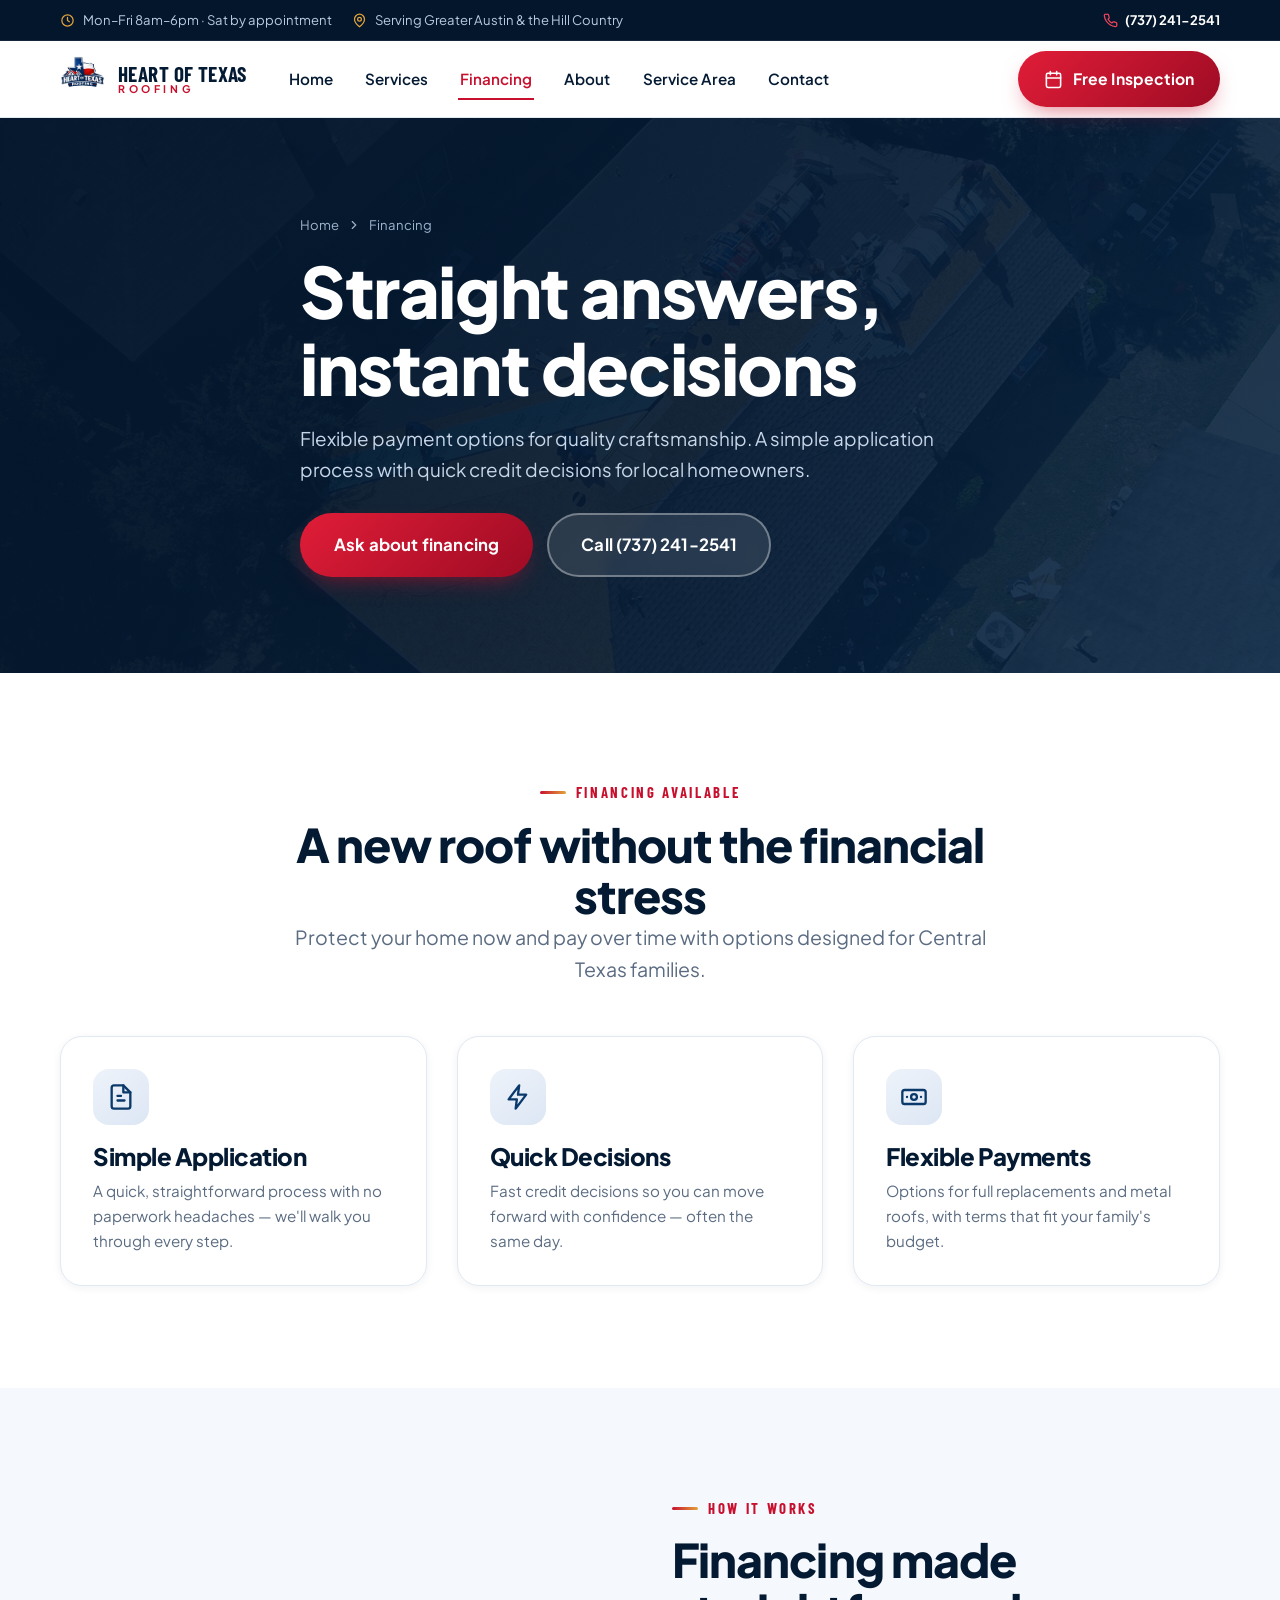
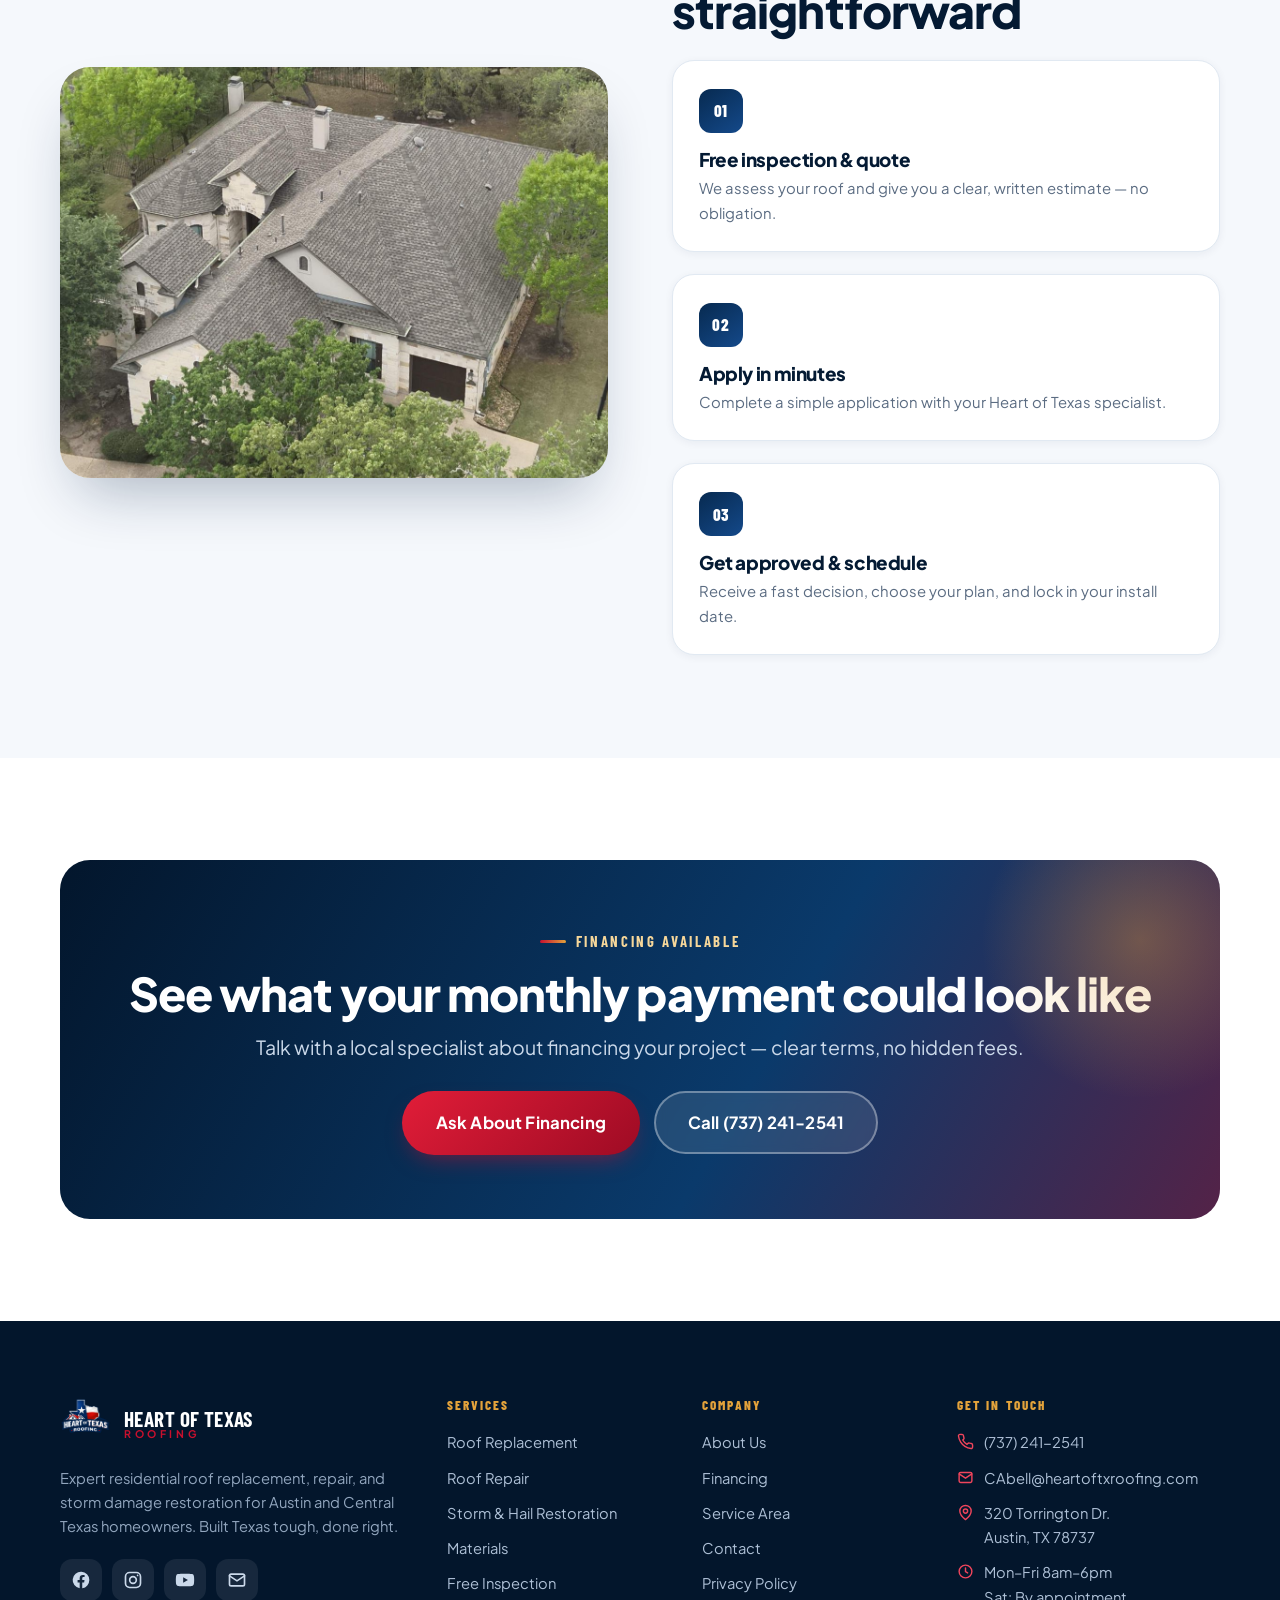
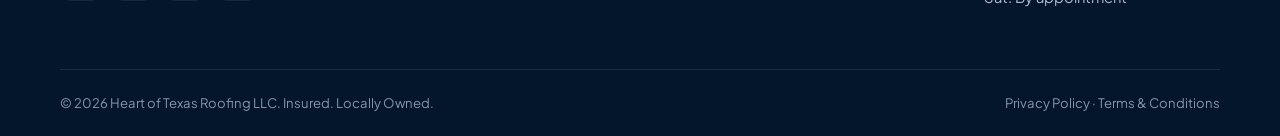
<file: financing.html>
<!DOCTYPE html>
<html lang="en">
<head>
<meta charset="UTF-8">
<meta name="viewport" content="width=device-width, initial-scale=1">
<title>Roof Financing | Flexible Payment Options | Heart of Texas Roofing</title>
<meta name="description" content="Flexible roof financing in Austin and Central Texas. Simple application, quick credit decisions, and payment options for full replacements and metal roofs.">
<link rel="icon" href="images/opt/logo.png" type="image/png">
<link rel="preconnect" href="https://fonts.googleapis.com">
<link rel="preconnect" href="https://fonts.gstatic.com" crossorigin>
<link href="https://fonts.googleapis.com/css2?family=Barlow+Condensed:wght@600;700;800&family=Plus+Jakarta+Sans:wght@400;500;600;700;800&display=swap" rel="stylesheet">
<link rel="stylesheet" href="css/styles.css">
</head>
<body>

<div class="topbar">
  <div class="container topbar__inner">
    <span class="topbar__item"><svg viewBox="0 0 24 24" fill="none" stroke="currentColor" stroke-width="2" stroke-linecap="round"><circle cx="12" cy="12" r="9"/><path d="M12 7v5l3 2"/></svg> Mon–Fri 8am–6pm · Sat by appointment</span>
    <span class="topbar__item"><svg viewBox="0 0 24 24" fill="none" stroke="currentColor" stroke-width="2" stroke-linecap="round" stroke-linejoin="round"><path d="M20 10c0 6-8 12-8 12s-8-6-8-12a8 8 0 0 1 16 0Z"/><circle cx="12" cy="10" r="3"/></svg> Serving Greater Austin &amp; the Hill Country</span>
    <a class="topbar__phone" href="tel:+17372412541"><svg viewBox="0 0 24 24" fill="none" stroke="currentColor" stroke-width="2" stroke-linecap="round" stroke-linejoin="round"><path d="M22 16.9v3a2 2 0 0 1-2.2 2 19.8 19.8 0 0 1-8.6-3.1 19.5 19.5 0 0 1-6-6A19.8 19.8 0 0 1 2.1 4.2 2 2 0 0 1 4.1 2h3a2 2 0 0 1 2 1.7c.1 1 .4 2 .7 2.9a2 2 0 0 1-.5 2.1L8.1 9.9a16 16 0 0 0 6 6l1.2-1.2a2 2 0 0 1 2.1-.5c1 .3 1.9.6 2.9.7a2 2 0 0 1 1.7 2Z"/></svg> (737) 241-2541</a>
  </div>
</div>

<header class="site-header" id="siteHeader">
  <div class="container header__inner">
    <a class="brand" href="index.html" aria-label="Heart of Texas Roofing — home">
      <img src="images/opt/logo-transparent.png" alt="Heart of Texas Roofing logo">
      <span class="brand__text"><strong>Heart of Texas</strong><span>Roofing</span></span>
    </a>
    <nav class="nav" aria-label="Primary">
      <a class="nav__link" href="index.html">Home</a>
      <a class="nav__link" href="services.html">Services</a>
      <a class="nav__link" href="financing.html">Financing</a>
      <a class="nav__link" href="about.html">About</a>
      <a class="nav__link" href="service-area.html">Service Area</a>
      <a class="nav__link" href="contact.html">Contact</a>
    </nav>
    <div class="header__cta">
      <a class="btn btn--primary" href="contact.html"><svg viewBox="0 0 24 24" fill="none" stroke="currentColor" stroke-width="2" stroke-linecap="round"><rect x="3" y="4" width="18" height="18" rx="2"/><path d="M16 2v4M8 2v4M3 10h18"/></svg> Free Inspection</a>
    </div>
    <button class="nav-toggle" id="navToggle" aria-label="Open menu" aria-controls="navPanel" aria-expanded="false">
      <svg class="icon-menu" viewBox="0 0 24 24" fill="none" stroke="currentColor" stroke-width="2" stroke-linecap="round"><path d="M4 7h16M4 12h16M4 17h16"/></svg>
      <svg class="icon-close" viewBox="0 0 24 24" fill="none" stroke="currentColor" stroke-width="2" stroke-linecap="round"><path d="M6 6l12 12M18 6 6 18"/></svg>
    </button>
  </div>
</header>
<div class="nav-overlay" id="navOverlay"></div>
<aside class="nav-panel" id="navPanel" aria-label="Mobile menu">
  <div class="nav-panel__head">
    <span class="nav-panel__title">Menu</span>
    <button class="nav-panel__close" id="navClose" aria-label="Close menu"><svg viewBox="0 0 24 24" fill="none" stroke="currentColor" stroke-width="2" stroke-linecap="round"><path d="M6 6l12 12M18 6 6 18"/></svg></button>
  </div>
  <a class="nav-panel__link" href="index.html">Home</a>
  <a class="nav-panel__link" href="services.html">Services</a>
  <a class="nav-panel__link" href="financing.html">Financing</a>
  <a class="nav-panel__link" href="about.html">About</a>
  <a class="nav-panel__link" href="service-area.html">Service Area</a>
  <a class="nav-panel__link" href="contact.html">Contact</a>
  <a class="btn btn--primary btn--block" href="contact.html">Schedule Free Inspection</a>
  <div class="nav-panel__contact">
    <p>Call <a href="tel:+17372412541">(737) 241-2541</a></p>
    <p><a href="mailto:CAbell@heartoftxroofing.com">CAbell@heartoftxroofing.com</a></p>
  </div>
</aside>

<main>

  <section class="page-hero">
    <div class="page-hero__bg"><img src="images/opt/roof-aerial-1.jpg" alt="Roof replacement project"></div>
    <div class="container page-hero__inner">
      <nav class="breadcrumb" aria-label="Breadcrumb">
        <a href="index.html">Home</a>
        <svg viewBox="0 0 24 24" fill="none" stroke="currentColor" stroke-width="2" stroke-linecap="round"><path d="m9 6 6 6-6 6"/></svg>
        <span>Financing</span>
      </nav>
      <h1>Straight answers, instant decisions</h1>
      <p>Flexible payment options for quality craftsmanship. A simple application process with quick credit decisions for local homeowners.</p>
      <div class="btn-row" style="margin-top:28px">
        <a class="btn btn--primary btn--lg" href="contact.html">Ask about financing</a>
        <a class="btn btn--ghost-light btn--lg" href="tel:+17372412541">Call (737) 241-2541</a>
      </div>
    </div>
  </section>

  <section class="section">
    <div class="container">
      <div class="section-head center reveal">
        <span class="eyebrow" style="justify-content:center">Financing Available</span>
        <h2>A new roof without the financial stress</h2>
        <p class="lead mx-auto">Protect your home now and pay over time with options designed for Central Texas families.</p>
      </div>
      <div class="grid grid-3">
        <article class="card reveal">
          <div class="card__icon"><svg viewBox="0 0 24 24" fill="none" stroke="currentColor" stroke-width="2" stroke-linecap="round" stroke-linejoin="round"><path d="M14 2H6a2 2 0 0 0-2 2v16a2 2 0 0 0 2 2h12a2 2 0 0 0 2-2V8Z"/><path d="M14 2v6h6M9 15h6M9 11h3"/></svg></div>
          <h3>Simple Application</h3>
          <p>A quick, straightforward process with no paperwork headaches — we'll walk you through every step.</p>
        </article>
        <article class="card reveal">
          <div class="card__icon"><svg viewBox="0 0 24 24" fill="none" stroke="currentColor" stroke-width="2" stroke-linecap="round" stroke-linejoin="round"><path d="M13 2 4 14h7l-1 8 9-12h-7l1-8Z"/></svg></div>
          <h3>Quick Decisions</h3>
          <p>Fast credit decisions so you can move forward with confidence — often the same day.</p>
        </article>
        <article class="card reveal">
          <div class="card__icon"><svg viewBox="0 0 24 24" fill="none" stroke="currentColor" stroke-width="2" stroke-linecap="round" stroke-linejoin="round"><rect x="2" y="6" width="20" height="12" rx="2"/><circle cx="12" cy="12" r="2.5"/><path d="M6 12h.01M18 12h.01"/></svg></div>
          <h3>Flexible Payments</h3>
          <p>Options for full replacements and metal roofs, with terms that fit your family's budget.</p>
        </article>
      </div>
    </div>
  </section>

  <section class="section section--cream">
    <div class="container split">
      <div class="split__media reveal">
        <img src="images/opt/roof-project.jpg" alt="Finished roof craftsmanship">
      </div>
      <div class="reveal">
        <span class="eyebrow">How It Works</span>
        <h2>Financing made straightforward</h2>
        <div class="steps" style="grid-template-columns:1fr;margin-top:24px">
          <article class="step reveal"><div class="step__num">01</div><h3>Free inspection &amp; quote</h3><p>We assess your roof and give you a clear, written estimate — no obligation.</p></article>
          <article class="step reveal"><div class="step__num">02</div><h3>Apply in minutes</h3><p>Complete a simple application with your Heart of Texas specialist.</p></article>
          <article class="step reveal"><div class="step__num">03</div><h3>Get approved &amp; schedule</h3><p>Receive a fast decision, choose your plan, and lock in your install date.</p></article>
        </div>
      </div>
    </div>
  </section>

  <section class="section">
    <div class="container">
      <div class="cta-band reveal">
        <span class="eyebrow eyebrow--light" style="justify-content:center">Financing Available</span>
        <h2>See what your monthly payment could look like</h2>
        <p class="lead mx-auto" style="color:#CBD9EA">Talk with a local specialist about financing your project — clear terms, no hidden fees.</p>
        <div class="btn-row">
          <a class="btn btn--primary btn--lg" href="contact.html">Ask About Financing</a>
          <a class="btn btn--ghost-light btn--lg" href="tel:+17372412541">Call (737) 241-2541</a>
        </div>
      </div>
    </div>
  </section>

</main>

<footer class="site-footer">
  <div class="container">
    <div class="footer-grid">
      <div class="footer-brand">
        <a class="brand" href="index.html">
          <img src="images/opt/logo-transparent.png" alt="Heart of Texas Roofing logo">
          <span class="brand__text"><strong>Heart of Texas</strong><span>Roofing</span></span>
        </a>
        <p>Expert residential roof replacement, repair, and storm damage restoration for Austin and Central Texas homeowners. Built Texas tough, done right.</p>
        <div class="footer-social">
          <a href="https://www.facebook.com/profile.php?id=61590203981110" target="_blank" rel="noopener" aria-label="Facebook"><svg viewBox="0 0 24 24" fill="currentColor"><path d="M22 12a10 10 0 1 0-11.6 9.9v-7H7.9V12h2.5V9.8c0-2.5 1.5-3.9 3.7-3.9 1.1 0 2.2.2 2.2.2v2.4h-1.2c-1.2 0-1.6.8-1.6 1.6V12h2.7l-.4 2.9h-2.3v7A10 10 0 0 0 22 12Z"/></svg></a>
          <a href="http://www.instagram.com" target="_blank" rel="noopener" aria-label="Instagram"><svg viewBox="0 0 24 24" fill="none" stroke="currentColor" stroke-width="2"><rect x="3" y="3" width="18" height="18" rx="5"/><circle cx="12" cy="12" r="4"/><circle cx="17.5" cy="6.5" r="1" fill="currentColor" stroke="none"/></svg></a>
          <a href="http://www.youtube.com" target="_blank" rel="noopener" aria-label="YouTube"><svg viewBox="0 0 24 24" fill="currentColor"><path d="M23 12s0-3.5-.4-5.2a2.8 2.8 0 0 0-2-2C18.9 4.4 12 4.4 12 4.4s-6.9 0-8.6.4a2.8 2.8 0 0 0-2 2C1 8.5 1 12 1 12s0 3.5.4 5.2a2.8 2.8 0 0 0 2 2c1.7.4 8.6.4 8.6.4s6.9 0 8.6-.4a2.8 2.8 0 0 0 2-2C23 15.5 23 12 23 12ZM9.8 15.3V8.7l5.7 3.3-5.7 3.3Z"/></svg></a>
          <a href="mailto:CAbell@heartoftxroofing.com" aria-label="Email"><svg viewBox="0 0 24 24" fill="none" stroke="currentColor" stroke-width="2" stroke-linecap="round"><rect x="3" y="5" width="18" height="14" rx="2"/><path d="m3 7 9 6 9-6"/></svg></a>
        </div>
      </div>
      <div class="footer-col">
        <h4>Services</h4>
        <ul>
          <li><a href="services.html#replacement">Roof Replacement</a></li>
          <li><a href="services.html#repair">Roof Repair</a></li>
          <li><a href="services.html#storm">Storm &amp; Hail Restoration</a></li>
          <li><a href="services.html#materials">Materials</a></li>
          <li><a href="contact.html">Free Inspection</a></li>
        </ul>
      </div>
      <div class="footer-col">
        <h4>Company</h4>
        <ul>
          <li><a href="about.html">About Us</a></li>
          <li><a href="financing.html">Financing</a></li>
          <li><a href="service-area.html">Service Area</a></li>
          <li><a href="contact.html">Contact</a></li>
          <li><a href="privacy.html">Privacy Policy</a></li>
        </ul>
      </div>
      <div class="footer-col">
        <h4>Get in Touch</h4>
        <ul>
          <li class="info-line"><svg viewBox="0 0 24 24" fill="none" stroke="currentColor" stroke-width="2" stroke-linecap="round" stroke-linejoin="round"><path d="M22 16.9v3a2 2 0 0 1-2.2 2 19.8 19.8 0 0 1-8.6-3.1 19.5 19.5 0 0 1-6-6A19.8 19.8 0 0 1 2.1 4.2 2 2 0 0 1 4.1 2h3a2 2 0 0 1 2 1.7c.1 1 .4 2 .7 2.9a2 2 0 0 1-.5 2.1L8.1 9.9a16 16 0 0 0 6 6l1.2-1.2a2 2 0 0 1 2.1-.5c1 .3 1.9.6 2.9.7a2 2 0 0 1 1.7 2Z"/></svg><a href="tel:+17372412541">(737) 241-2541</a></li>
          <li class="info-line"><svg viewBox="0 0 24 24" fill="none" stroke="currentColor" stroke-width="2" stroke-linecap="round"><rect x="3" y="5" width="18" height="14" rx="2"/><path d="m3 7 9 6 9-6"/></svg><a href="mailto:CAbell@heartoftxroofing.com">CAbell@heartoftxroofing.com</a></li>
          <li class="info-line"><svg viewBox="0 0 24 24" fill="none" stroke="currentColor" stroke-width="2" stroke-linecap="round" stroke-linejoin="round"><path d="M20 10c0 6-8 12-8 12s-8-6-8-12a8 8 0 0 1 16 0Z"/><circle cx="12" cy="10" r="3"/></svg><span>320 Torrington Dr.<br>Austin, TX 78737</span></li>
          <li class="info-line"><svg viewBox="0 0 24 24" fill="none" stroke="currentColor" stroke-width="2" stroke-linecap="round"><circle cx="12" cy="12" r="9"/><path d="M12 7v5l3 2"/></svg><span>Mon–Fri 8am–6pm<br>Sat: By appointment</span></li>
        </ul>
      </div>
    </div>
    <div class="footer-bottom">
      <span>© <span data-year>2026</span> Heart of Texas Roofing LLC. Insured. Locally Owned.</span>
      <span><a href="privacy.html">Privacy Policy</a> · <a href="privacy.html#terms">Terms &amp; Conditions</a></span>
    </div>
  </div>
</footer>

<div class="mobile-bar">
  <a class="btn btn--navy" href="tel:+17372412541"><svg viewBox="0 0 24 24" fill="none" stroke="currentColor" stroke-width="2" stroke-linecap="round" stroke-linejoin="round"><path d="M22 16.9v3a2 2 0 0 1-2.2 2 19.8 19.8 0 0 1-8.6-3.1 19.5 19.5 0 0 1-6-6A19.8 19.8 0 0 1 2.1 4.2 2 2 0 0 1 4.1 2h3a2 2 0 0 1 2 1.7c.1 1 .4 2 .7 2.9a2 2 0 0 1-.5 2.1L8.1 9.9a16 16 0 0 0 6 6l1.2-1.2a2 2 0 0 1 2.1-.5c1 .3 1.9.6 2.9.7a2 2 0 0 1 1.7 2Z"/></svg> Call Now</a>
  <a class="btn btn--primary" href="contact.html"><svg viewBox="0 0 24 24" fill="none" stroke="currentColor" stroke-width="2" stroke-linecap="round"><rect x="3" y="4" width="18" height="18" rx="2"/><path d="M16 2v4M8 2v4M3 10h18"/></svg> Free Quote</a>
</div>

<button class="to-top" id="toTop" aria-label="Back to top"><svg viewBox="0 0 24 24" fill="none" stroke="currentColor" stroke-width="2" stroke-linecap="round" stroke-linejoin="round"><path d="m6 15 6-6 6 6"/></svg></button>

<script src="js/main.js"></script>
</body>
</html>
</file>
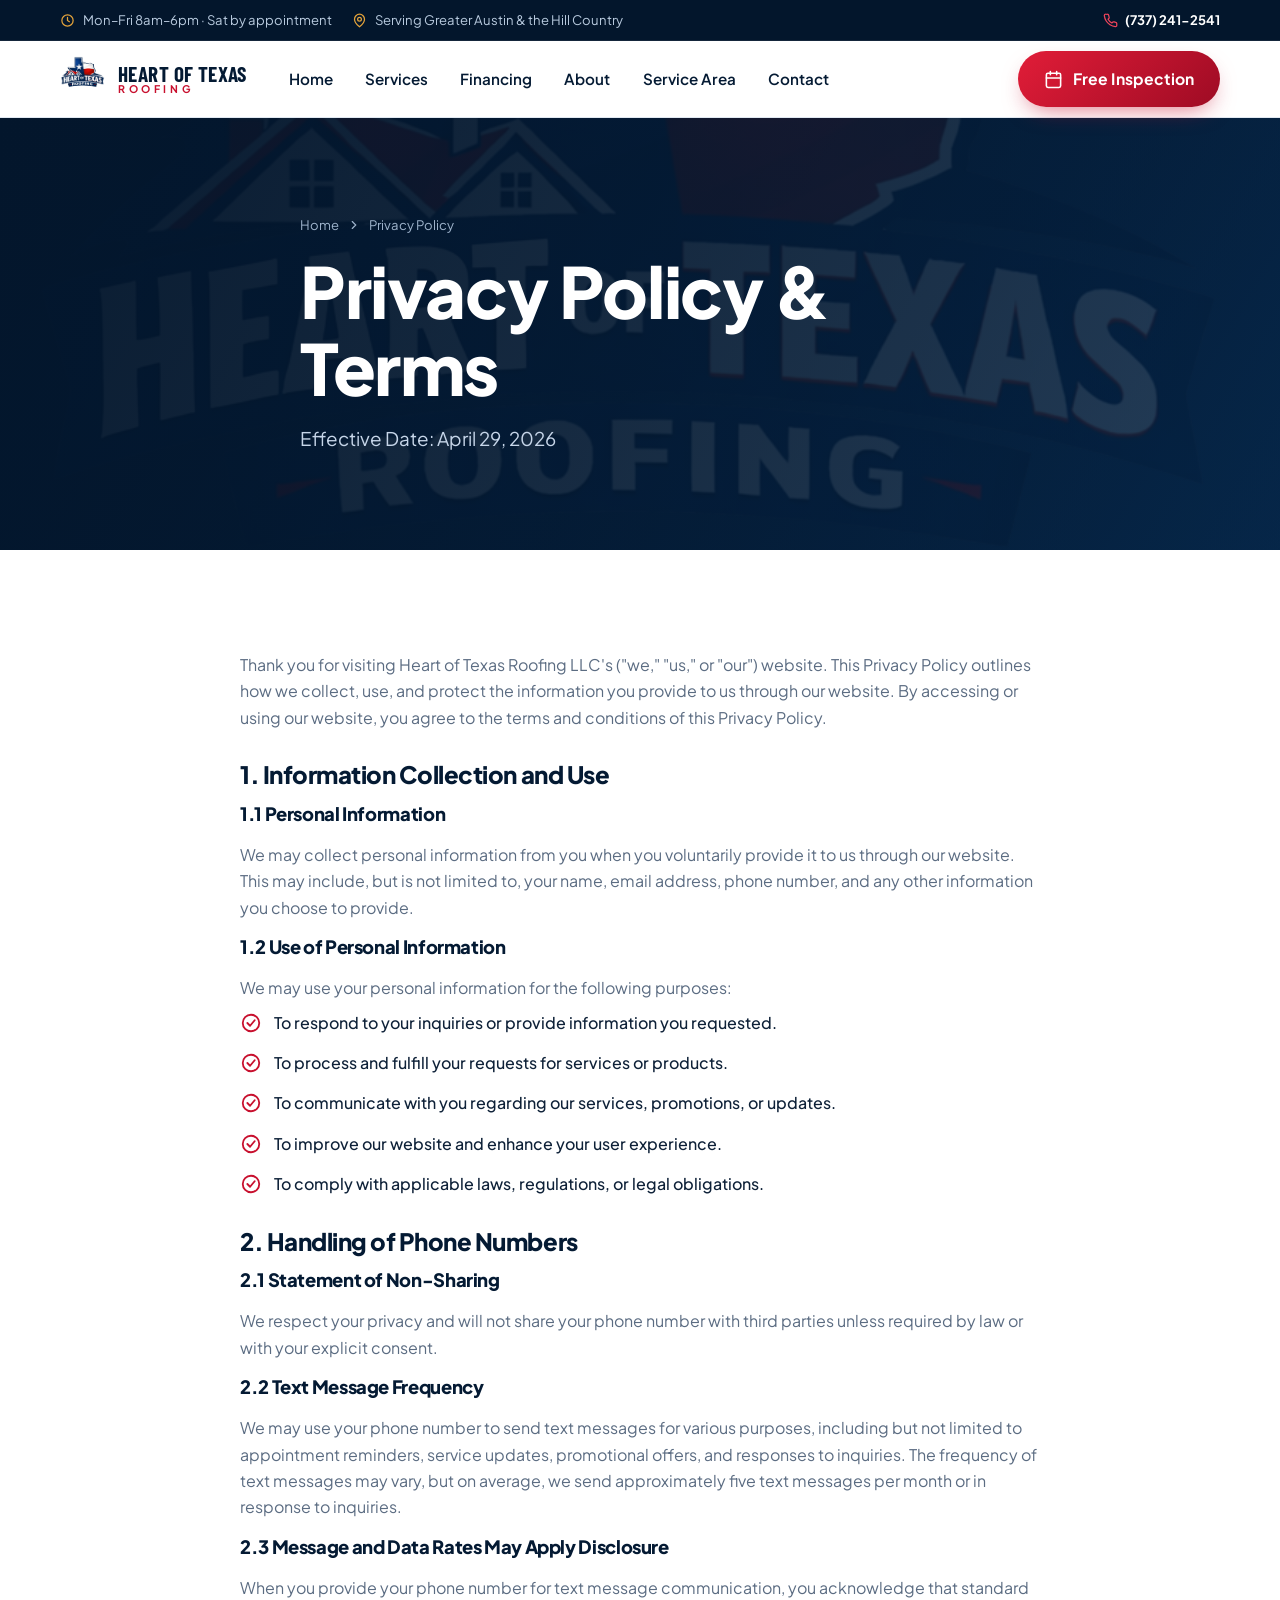
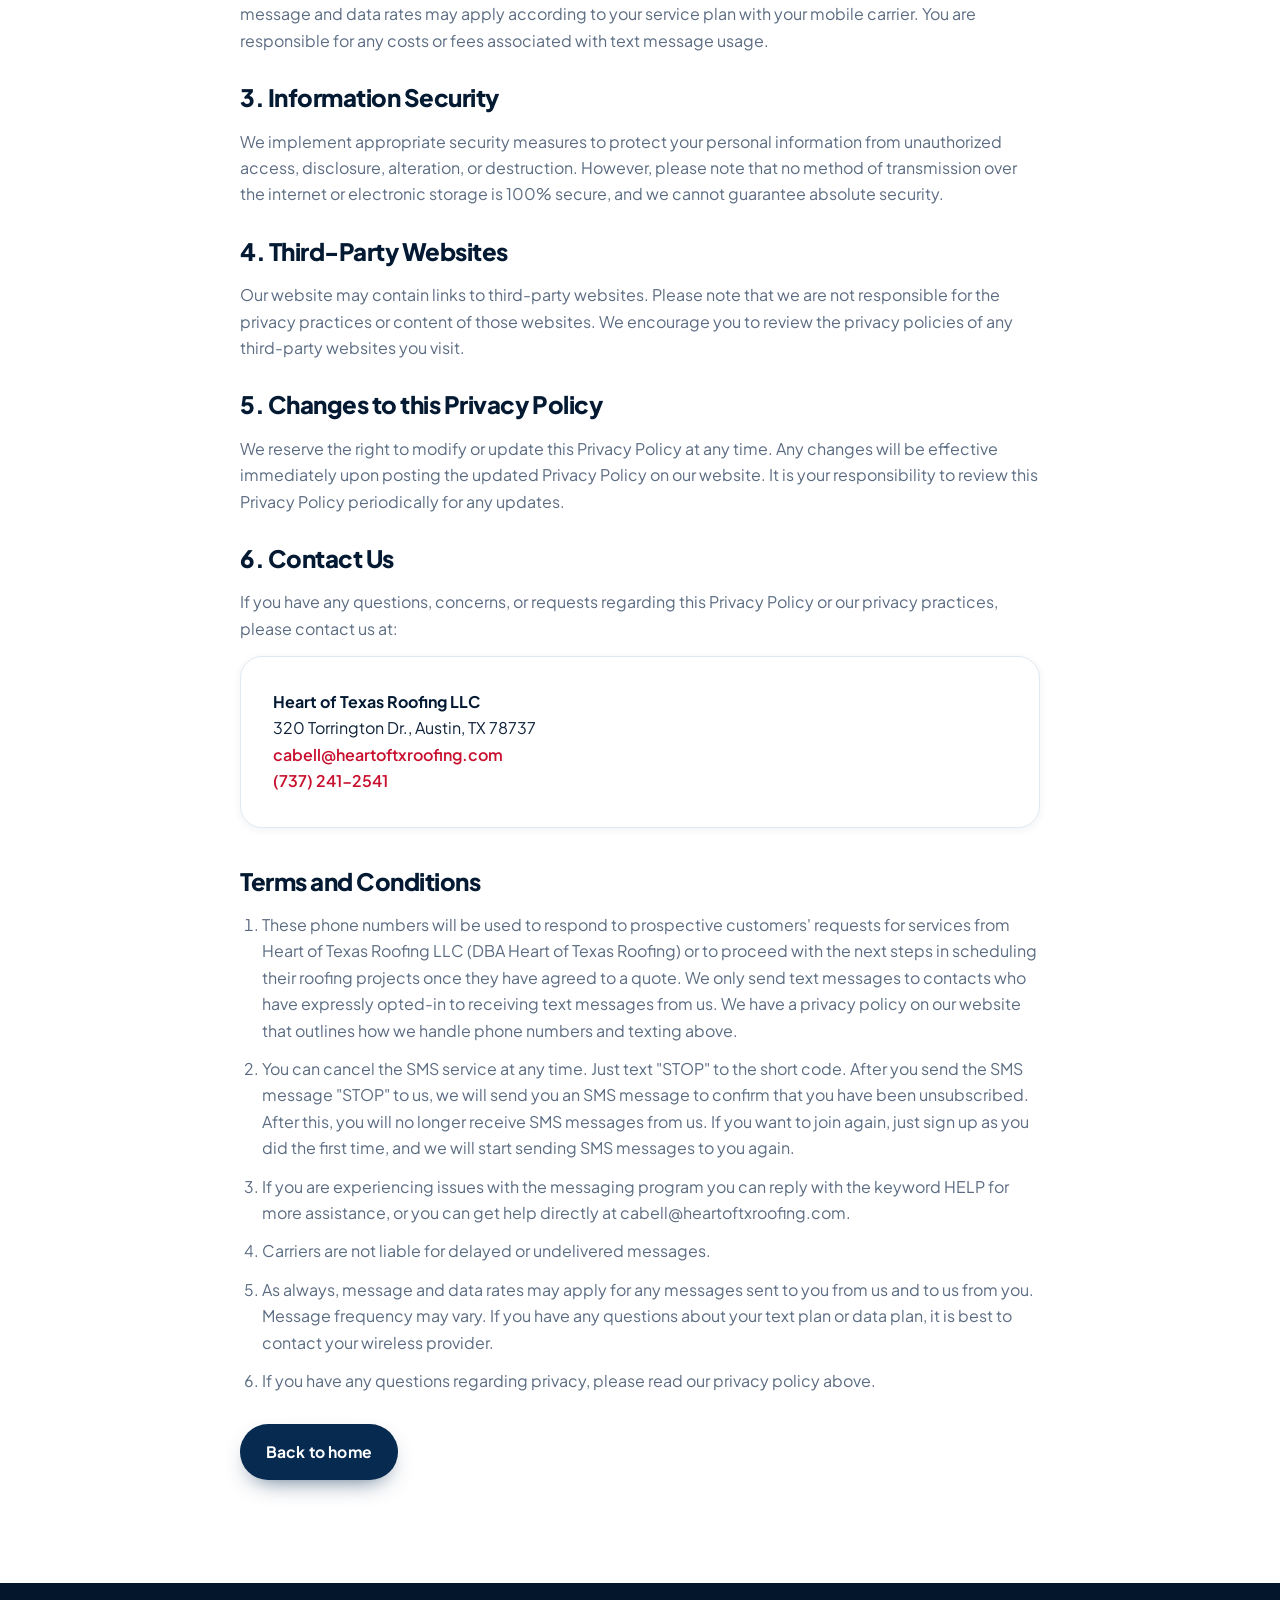
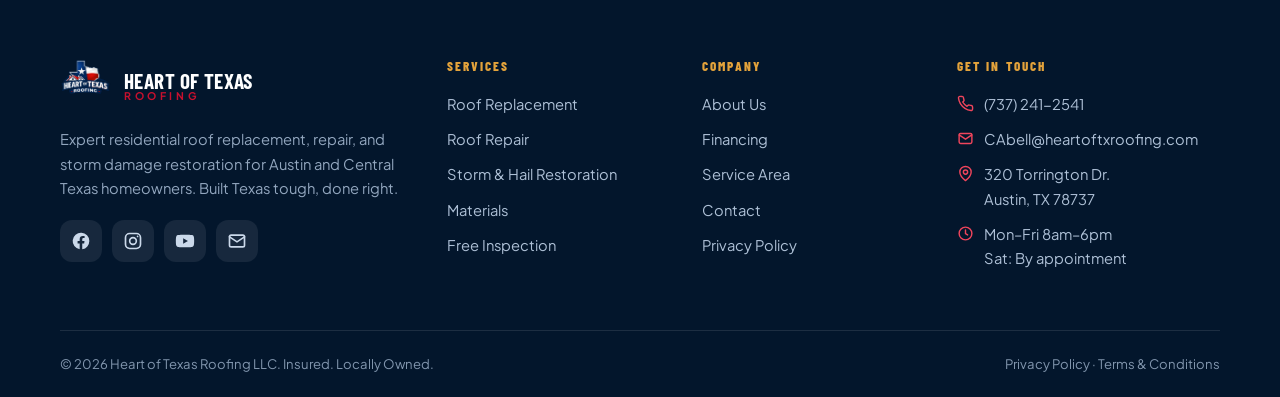
<file: privacy.html>
<!DOCTYPE html>
<html lang="en">
<head>
<meta charset="UTF-8">
<meta name="viewport" content="width=device-width, initial-scale=1">
<title>Privacy Policy &amp; Terms | Heart of Texas Roofing</title>
<meta name="description" content="Privacy Policy and Terms & Conditions for Heart of Texas Roofing LLC.">
<link rel="icon" href="images/opt/logo.png" type="image/png">
<link rel="preconnect" href="https://fonts.googleapis.com">
<link rel="preconnect" href="https://fonts.gstatic.com" crossorigin>
<link href="https://fonts.googleapis.com/css2?family=Barlow+Condensed:wght@600;700;800&family=Plus+Jakarta+Sans:wght@400;500;600;700;800&display=swap" rel="stylesheet">
<link rel="stylesheet" href="css/styles.css">
</head>
<body>

<div class="topbar">
  <div class="container topbar__inner">
    <span class="topbar__item"><svg viewBox="0 0 24 24" fill="none" stroke="currentColor" stroke-width="2" stroke-linecap="round"><circle cx="12" cy="12" r="9"/><path d="M12 7v5l3 2"/></svg> Mon–Fri 8am–6pm · Sat by appointment</span>
    <span class="topbar__item"><svg viewBox="0 0 24 24" fill="none" stroke="currentColor" stroke-width="2" stroke-linecap="round" stroke-linejoin="round"><path d="M20 10c0 6-8 12-8 12s-8-6-8-12a8 8 0 0 1 16 0Z"/><circle cx="12" cy="10" r="3"/></svg> Serving Greater Austin &amp; the Hill Country</span>
    <a class="topbar__phone" href="tel:+17372412541"><svg viewBox="0 0 24 24" fill="none" stroke="currentColor" stroke-width="2" stroke-linecap="round" stroke-linejoin="round"><path d="M22 16.9v3a2 2 0 0 1-2.2 2 19.8 19.8 0 0 1-8.6-3.1 19.5 19.5 0 0 1-6-6A19.8 19.8 0 0 1 2.1 4.2 2 2 0 0 1 4.1 2h3a2 2 0 0 1 2 1.7c.1 1 .4 2 .7 2.9a2 2 0 0 1-.5 2.1L8.1 9.9a16 16 0 0 0 6 6l1.2-1.2a2 2 0 0 1 2.1-.5c1 .3 1.9.6 2.9.7a2 2 0 0 1 1.7 2Z"/></svg> (737) 241-2541</a>
  </div>
</div>

<header class="site-header" id="siteHeader">
  <div class="container header__inner">
    <a class="brand" href="index.html" aria-label="Heart of Texas Roofing — home">
      <img src="images/opt/logo-transparent.png" alt="Heart of Texas Roofing logo">
      <span class="brand__text"><strong>Heart of Texas</strong><span>Roofing</span></span>
    </a>
    <nav class="nav" aria-label="Primary">
      <a class="nav__link" href="index.html">Home</a>
      <a class="nav__link" href="services.html">Services</a>
      <a class="nav__link" href="financing.html">Financing</a>
      <a class="nav__link" href="about.html">About</a>
      <a class="nav__link" href="service-area.html">Service Area</a>
      <a class="nav__link" href="contact.html">Contact</a>
    </nav>
    <div class="header__cta">
      <a class="btn btn--primary" href="contact.html"><svg viewBox="0 0 24 24" fill="none" stroke="currentColor" stroke-width="2" stroke-linecap="round"><rect x="3" y="4" width="18" height="18" rx="2"/><path d="M16 2v4M8 2v4M3 10h18"/></svg> Free Inspection</a>
    </div>
    <button class="nav-toggle" id="navToggle" aria-label="Open menu" aria-controls="navPanel" aria-expanded="false">
      <svg class="icon-menu" viewBox="0 0 24 24" fill="none" stroke="currentColor" stroke-width="2" stroke-linecap="round"><path d="M4 7h16M4 12h16M4 17h16"/></svg>
      <svg class="icon-close" viewBox="0 0 24 24" fill="none" stroke="currentColor" stroke-width="2" stroke-linecap="round"><path d="M6 6l12 12M18 6 6 18"/></svg>
    </button>
  </div>
</header>
<div class="nav-overlay" id="navOverlay"></div>
<aside class="nav-panel" id="navPanel" aria-label="Mobile menu">
  <div class="nav-panel__head">
    <span class="nav-panel__title">Menu</span>
    <button class="nav-panel__close" id="navClose" aria-label="Close menu"><svg viewBox="0 0 24 24" fill="none" stroke="currentColor" stroke-width="2" stroke-linecap="round"><path d="M6 6l12 12M18 6 6 18"/></svg></button>
  </div>
  <a class="nav-panel__link" href="index.html">Home</a>
  <a class="nav-panel__link" href="services.html">Services</a>
  <a class="nav-panel__link" href="financing.html">Financing</a>
  <a class="nav-panel__link" href="about.html">About</a>
  <a class="nav-panel__link" href="service-area.html">Service Area</a>
  <a class="nav-panel__link" href="contact.html">Contact</a>
  <a class="btn btn--primary btn--block" href="contact.html">Schedule Free Inspection</a>
  <div class="nav-panel__contact">
    <p>Call <a href="tel:+17372412541">(737) 241-2541</a></p>
    <p><a href="mailto:CAbell@heartoftxroofing.com">CAbell@heartoftxroofing.com</a></p>
  </div>
</aside>

<main>

  <section class="page-hero">
    <div class="page-hero__bg"><img src="images/opt/logo-transparent.png" alt="" aria-hidden="true"></div>
    <div class="container page-hero__inner">
      <nav class="breadcrumb" aria-label="Breadcrumb">
        <a href="index.html">Home</a>
        <svg viewBox="0 0 24 24" fill="none" stroke="currentColor" stroke-width="2" stroke-linecap="round"><path d="m9 6 6 6-6 6"/></svg>
        <span>Privacy Policy</span>
      </nav>
      <h1>Privacy Policy &amp; Terms</h1>
      <p>Effective Date: April 29, 2026</p>
    </div>
  </section>

  <section class="section">
    <div class="container container--narrow">
      <div class="stack reveal" style="max-width:80ch">
        <p>Thank you for visiting Heart of Texas Roofing LLC's ("we," "us," or "our") website. This Privacy Policy outlines how we collect, use, and protect the information you provide to us through our website. By accessing or using our website, you agree to the terms and conditions of this Privacy Policy.</p>

        <h2 style="font-size:1.5rem;margin-top:30px">1. Information Collection and Use</h2>
        <h3 style="font-size:1.15rem;margin-top:16px">1.1 Personal Information</h3>
        <p>We may collect personal information from you when you voluntarily provide it to us through our website. This may include, but is not limited to, your name, email address, phone number, and any other information you choose to provide.</p>
        <h3 style="font-size:1.15rem;margin-top:16px">1.2 Use of Personal Information</h3>
        <p>We may use your personal information for the following purposes:</p>
        <ul class="check-list" style="margin-top:8px">
          <li><svg viewBox="0 0 24 24" fill="none" stroke="currentColor" stroke-width="2" stroke-linecap="round" stroke-linejoin="round"><circle cx="12" cy="12" r="9"/><path d="m8 12 3 3 5-6"/></svg><span>To respond to your inquiries or provide information you requested.</span></li>
          <li><svg viewBox="0 0 24 24" fill="none" stroke="currentColor" stroke-width="2" stroke-linecap="round" stroke-linejoin="round"><circle cx="12" cy="12" r="9"/><path d="m8 12 3 3 5-6"/></svg><span>To process and fulfill your requests for services or products.</span></li>
          <li><svg viewBox="0 0 24 24" fill="none" stroke="currentColor" stroke-width="2" stroke-linecap="round" stroke-linejoin="round"><circle cx="12" cy="12" r="9"/><path d="m8 12 3 3 5-6"/></svg><span>To communicate with you regarding our services, promotions, or updates.</span></li>
          <li><svg viewBox="0 0 24 24" fill="none" stroke="currentColor" stroke-width="2" stroke-linecap="round" stroke-linejoin="round"><circle cx="12" cy="12" r="9"/><path d="m8 12 3 3 5-6"/></svg><span>To improve our website and enhance your user experience.</span></li>
          <li><svg viewBox="0 0 24 24" fill="none" stroke="currentColor" stroke-width="2" stroke-linecap="round" stroke-linejoin="round"><circle cx="12" cy="12" r="9"/><path d="m8 12 3 3 5-6"/></svg><span>To comply with applicable laws, regulations, or legal obligations.</span></li>
        </ul>

        <h2 style="font-size:1.5rem;margin-top:30px">2. Handling of Phone Numbers</h2>
        <h3 style="font-size:1.15rem;margin-top:16px">2.1 Statement of Non-Sharing</h3>
        <p>We respect your privacy and will not share your phone number with third parties unless required by law or with your explicit consent.</p>
        <h3 style="font-size:1.15rem;margin-top:16px">2.2 Text Message Frequency</h3>
        <p>We may use your phone number to send text messages for various purposes, including but not limited to appointment reminders, service updates, promotional offers, and responses to inquiries. The frequency of text messages may vary, but on average, we send approximately five text messages per month or in response to inquiries.</p>
        <h3 style="font-size:1.15rem;margin-top:16px">2.3 Message and Data Rates May Apply Disclosure</h3>
        <p>When you provide your phone number for text message communication, you acknowledge that standard message and data rates may apply according to your service plan with your mobile carrier. You are responsible for any costs or fees associated with text message usage.</p>

        <h2 style="font-size:1.5rem;margin-top:30px">3. Information Security</h2>
        <p>We implement appropriate security measures to protect your personal information from unauthorized access, disclosure, alteration, or destruction. However, please note that no method of transmission over the internet or electronic storage is 100% secure, and we cannot guarantee absolute security.</p>

        <h2 style="font-size:1.5rem;margin-top:30px">4. Third-Party Websites</h2>
        <p>Our website may contain links to third-party websites. Please note that we are not responsible for the privacy practices or content of those websites. We encourage you to review the privacy policies of any third-party websites you visit.</p>

        <h2 style="font-size:1.5rem;margin-top:30px">5. Changes to this Privacy Policy</h2>
        <p>We reserve the right to modify or update this Privacy Policy at any time. Any changes will be effective immediately upon posting the updated Privacy Policy on our website. It is your responsibility to review this Privacy Policy periodically for any updates.</p>

        <h2 style="font-size:1.5rem;margin-top:30px">6. Contact Us</h2>
        <p>If you have any questions, concerns, or requests regarding this Privacy Policy or our privacy practices, please contact us at:</p>
        <div class="card" style="margin-top:14px">
          <b style="color:var(--navy-900)">Heart of Texas Roofing LLC</b><br>
          320 Torrington Dr., Austin, TX 78737<br>
          <a href="mailto:cabell@heartoftxroofing.com" style="color:var(--red);font-weight:600">cabell@heartoftxroofing.com</a><br>
          <a href="tel:+17372412541" style="color:var(--red);font-weight:600">(737) 241-2541</a>
        </div>

        <h2 id="terms" style="font-size:1.5rem;margin-top:40px">Terms and Conditions</h2>
        <ol style="list-style:decimal;padding-left:22px;display:grid;gap:12px;color:var(--muted)">
          <li>These phone numbers will be used to respond to prospective customers' requests for services from Heart of Texas Roofing LLC (DBA Heart of Texas Roofing) or to proceed with the next steps in scheduling their roofing projects once they have agreed to a quote. We only send text messages to contacts who have expressly opted-in to receiving text messages from us. We have a privacy policy on our website that outlines how we handle phone numbers and texting above.</li>
          <li>You can cancel the SMS service at any time. Just text "STOP" to the short code. After you send the SMS message "STOP" to us, we will send you an SMS message to confirm that you have been unsubscribed. After this, you will no longer receive SMS messages from us. If you want to join again, just sign up as you did the first time, and we will start sending SMS messages to you again.</li>
          <li>If you are experiencing issues with the messaging program you can reply with the keyword HELP for more assistance, or you can get help directly at cabell@heartoftxroofing.com.</li>
          <li>Carriers are not liable for delayed or undelivered messages.</li>
          <li>As always, message and data rates may apply for any messages sent to you from us and to us from you. Message frequency may vary. If you have any questions about your text plan or data plan, it is best to contact your wireless provider.</li>
          <li>If you have any questions regarding privacy, please read our privacy policy above.</li>
        </ol>

        <div style="margin-top:30px">
          <a class="btn btn--navy" href="index.html">Back to home</a>
        </div>
      </div>
    </div>
  </section>

</main>

<footer class="site-footer">
  <div class="container">
    <div class="footer-grid">
      <div class="footer-brand">
        <a class="brand" href="index.html">
          <img src="images/opt/logo-transparent.png" alt="Heart of Texas Roofing logo">
          <span class="brand__text"><strong>Heart of Texas</strong><span>Roofing</span></span>
        </a>
        <p>Expert residential roof replacement, repair, and storm damage restoration for Austin and Central Texas homeowners. Built Texas tough, done right.</p>
        <div class="footer-social">
          <a href="https://www.facebook.com/profile.php?id=61590203981110" target="_blank" rel="noopener" aria-label="Facebook"><svg viewBox="0 0 24 24" fill="currentColor"><path d="M22 12a10 10 0 1 0-11.6 9.9v-7H7.9V12h2.5V9.8c0-2.5 1.5-3.9 3.7-3.9 1.1 0 2.2.2 2.2.2v2.4h-1.2c-1.2 0-1.6.8-1.6 1.6V12h2.7l-.4 2.9h-2.3v7A10 10 0 0 0 22 12Z"/></svg></a>
          <a href="http://www.instagram.com" target="_blank" rel="noopener" aria-label="Instagram"><svg viewBox="0 0 24 24" fill="none" stroke="currentColor" stroke-width="2"><rect x="3" y="3" width="18" height="18" rx="5"/><circle cx="12" cy="12" r="4"/><circle cx="17.5" cy="6.5" r="1" fill="currentColor" stroke="none"/></svg></a>
          <a href="http://www.youtube.com" target="_blank" rel="noopener" aria-label="YouTube"><svg viewBox="0 0 24 24" fill="currentColor"><path d="M23 12s0-3.5-.4-5.2a2.8 2.8 0 0 0-2-2C18.9 4.4 12 4.4 12 4.4s-6.9 0-8.6.4a2.8 2.8 0 0 0-2 2C1 8.5 1 12 1 12s0 3.5.4 5.2a2.8 2.8 0 0 0 2 2c1.7.4 8.6.4 8.6.4s6.9 0 8.6-.4a2.8 2.8 0 0 0 2-2C23 15.5 23 12 23 12ZM9.8 15.3V8.7l5.7 3.3-5.7 3.3Z"/></svg></a>
          <a href="mailto:CAbell@heartoftxroofing.com" aria-label="Email"><svg viewBox="0 0 24 24" fill="none" stroke="currentColor" stroke-width="2" stroke-linecap="round"><rect x="3" y="5" width="18" height="14" rx="2"/><path d="m3 7 9 6 9-6"/></svg></a>
        </div>
      </div>
      <div class="footer-col">
        <h4>Services</h4>
        <ul>
          <li><a href="services.html#replacement">Roof Replacement</a></li>
          <li><a href="services.html#repair">Roof Repair</a></li>
          <li><a href="services.html#storm">Storm &amp; Hail Restoration</a></li>
          <li><a href="services.html#materials">Materials</a></li>
          <li><a href="contact.html">Free Inspection</a></li>
        </ul>
      </div>
      <div class="footer-col">
        <h4>Company</h4>
        <ul>
          <li><a href="about.html">About Us</a></li>
          <li><a href="financing.html">Financing</a></li>
          <li><a href="service-area.html">Service Area</a></li>
          <li><a href="contact.html">Contact</a></li>
          <li><a href="privacy.html">Privacy Policy</a></li>
        </ul>
      </div>
      <div class="footer-col">
        <h4>Get in Touch</h4>
        <ul>
          <li class="info-line"><svg viewBox="0 0 24 24" fill="none" stroke="currentColor" stroke-width="2" stroke-linecap="round" stroke-linejoin="round"><path d="M22 16.9v3a2 2 0 0 1-2.2 2 19.8 19.8 0 0 1-8.6-3.1 19.5 19.5 0 0 1-6-6A19.8 19.8 0 0 1 2.1 4.2 2 2 0 0 1 4.1 2h3a2 2 0 0 1 2 1.7c.1 1 .4 2 .7 2.9a2 2 0 0 1-.5 2.1L8.1 9.9a16 16 0 0 0 6 6l1.2-1.2a2 2 0 0 1 2.1-.5c1 .3 1.9.6 2.9.7a2 2 0 0 1 1.7 2Z"/></svg><a href="tel:+17372412541">(737) 241-2541</a></li>
          <li class="info-line"><svg viewBox="0 0 24 24" fill="none" stroke="currentColor" stroke-width="2" stroke-linecap="round"><rect x="3" y="5" width="18" height="14" rx="2"/><path d="m3 7 9 6 9-6"/></svg><a href="mailto:CAbell@heartoftxroofing.com">CAbell@heartoftxroofing.com</a></li>
          <li class="info-line"><svg viewBox="0 0 24 24" fill="none" stroke="currentColor" stroke-width="2" stroke-linecap="round" stroke-linejoin="round"><path d="M20 10c0 6-8 12-8 12s-8-6-8-12a8 8 0 0 1 16 0Z"/><circle cx="12" cy="10" r="3"/></svg><span>320 Torrington Dr.<br>Austin, TX 78737</span></li>
          <li class="info-line"><svg viewBox="0 0 24 24" fill="none" stroke="currentColor" stroke-width="2" stroke-linecap="round"><circle cx="12" cy="12" r="9"/><path d="M12 7v5l3 2"/></svg><span>Mon–Fri 8am–6pm<br>Sat: By appointment</span></li>
        </ul>
      </div>
    </div>
    <div class="footer-bottom">
      <span>© <span data-year>2026</span> Heart of Texas Roofing LLC. Insured. Locally Owned.</span>
      <span><a href="privacy.html">Privacy Policy</a> · <a href="privacy.html#terms">Terms &amp; Conditions</a></span>
    </div>
  </div>
</footer>

<div class="mobile-bar">
  <a class="btn btn--navy" href="tel:+17372412541"><svg viewBox="0 0 24 24" fill="none" stroke="currentColor" stroke-width="2" stroke-linecap="round" stroke-linejoin="round"><path d="M22 16.9v3a2 2 0 0 1-2.2 2 19.8 19.8 0 0 1-8.6-3.1 19.5 19.5 0 0 1-6-6A19.8 19.8 0 0 1 2.1 4.2 2 2 0 0 1 4.1 2h3a2 2 0 0 1 2 1.7c.1 1 .4 2 .7 2.9a2 2 0 0 1-.5 2.1L8.1 9.9a16 16 0 0 0 6 6l1.2-1.2a2 2 0 0 1 2.1-.5c1 .3 1.9.6 2.9.7a2 2 0 0 1 1.7 2Z"/></svg> Call Now</a>
  <a class="btn btn--primary" href="contact.html"><svg viewBox="0 0 24 24" fill="none" stroke="currentColor" stroke-width="2" stroke-linecap="round"><rect x="3" y="4" width="18" height="18" rx="2"/><path d="M16 2v4M8 2v4M3 10h18"/></svg> Free Quote</a>
</div>

<button class="to-top" id="toTop" aria-label="Back to top"><svg viewBox="0 0 24 24" fill="none" stroke="currentColor" stroke-width="2" stroke-linecap="round" stroke-linejoin="round"><path d="m6 15 6-6 6 6"/></svg></button>

<script src="js/main.js"></script>
</body>
</html>
</file>
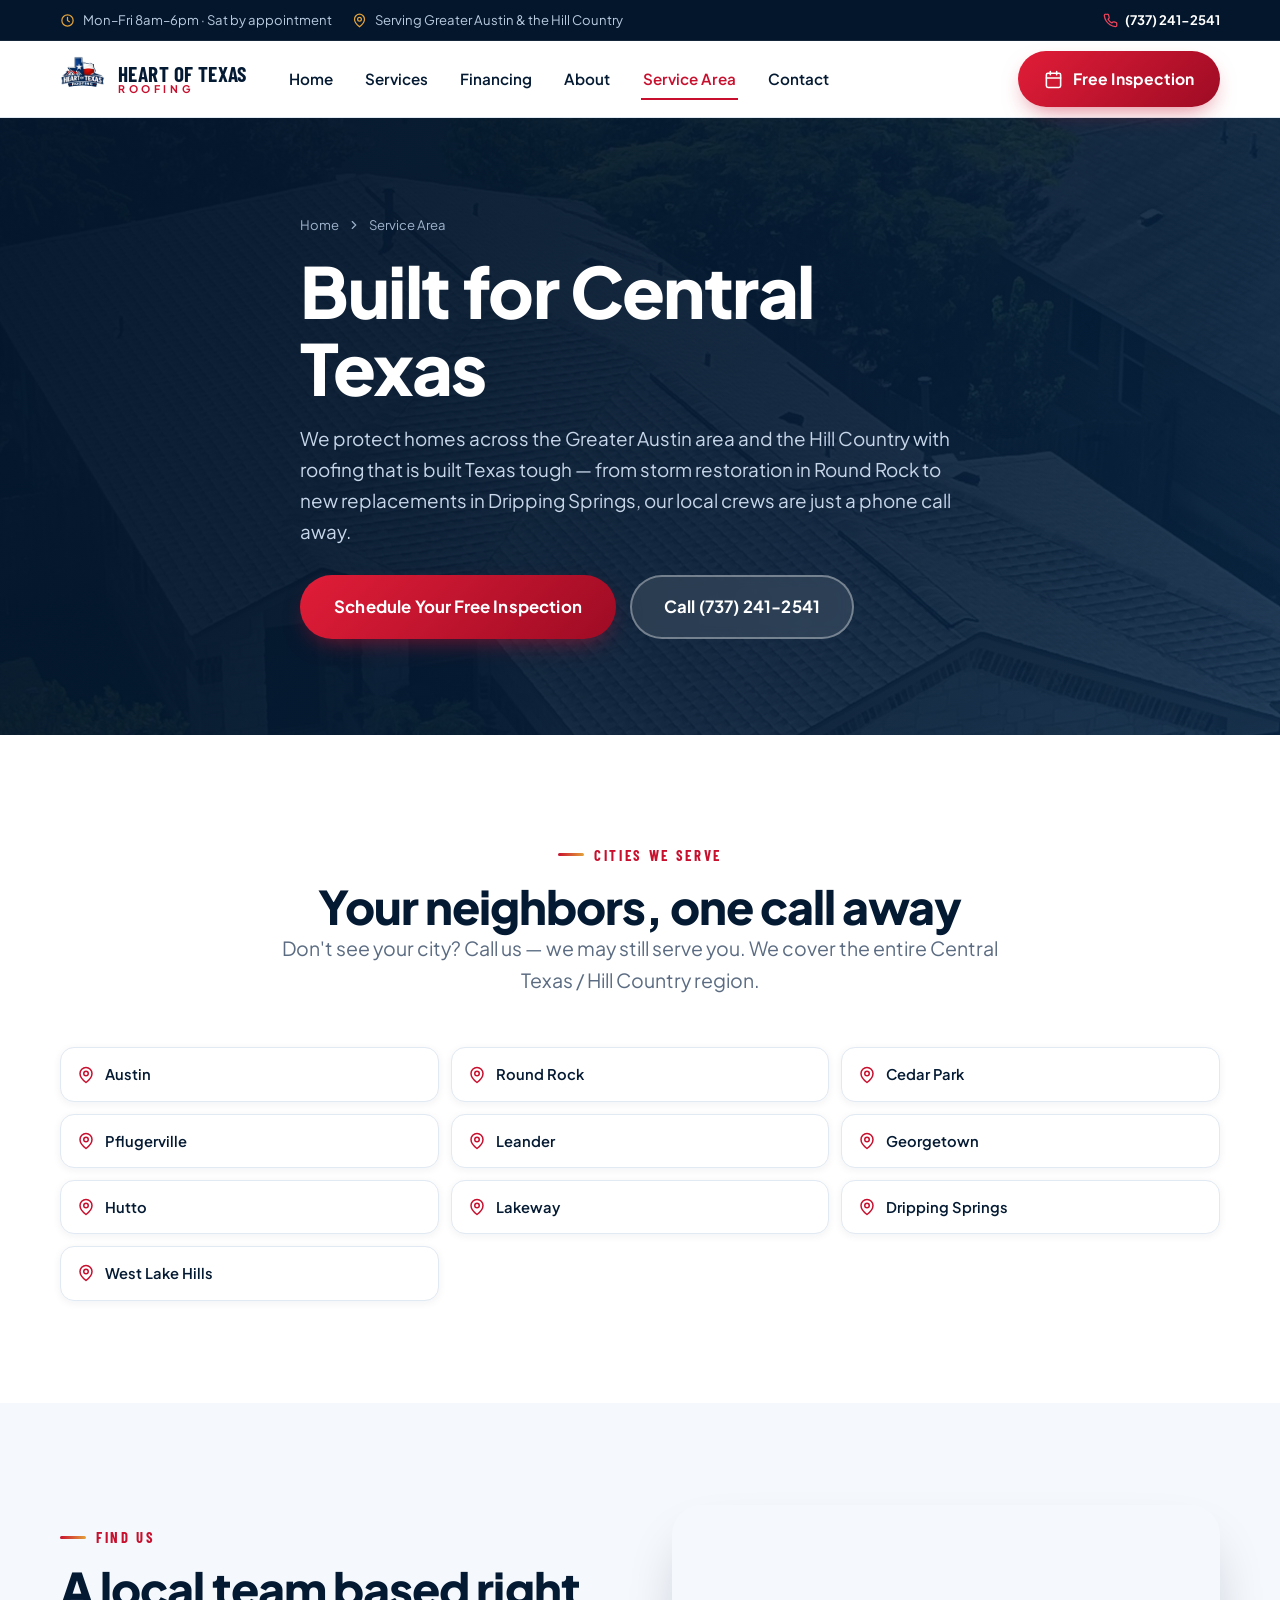
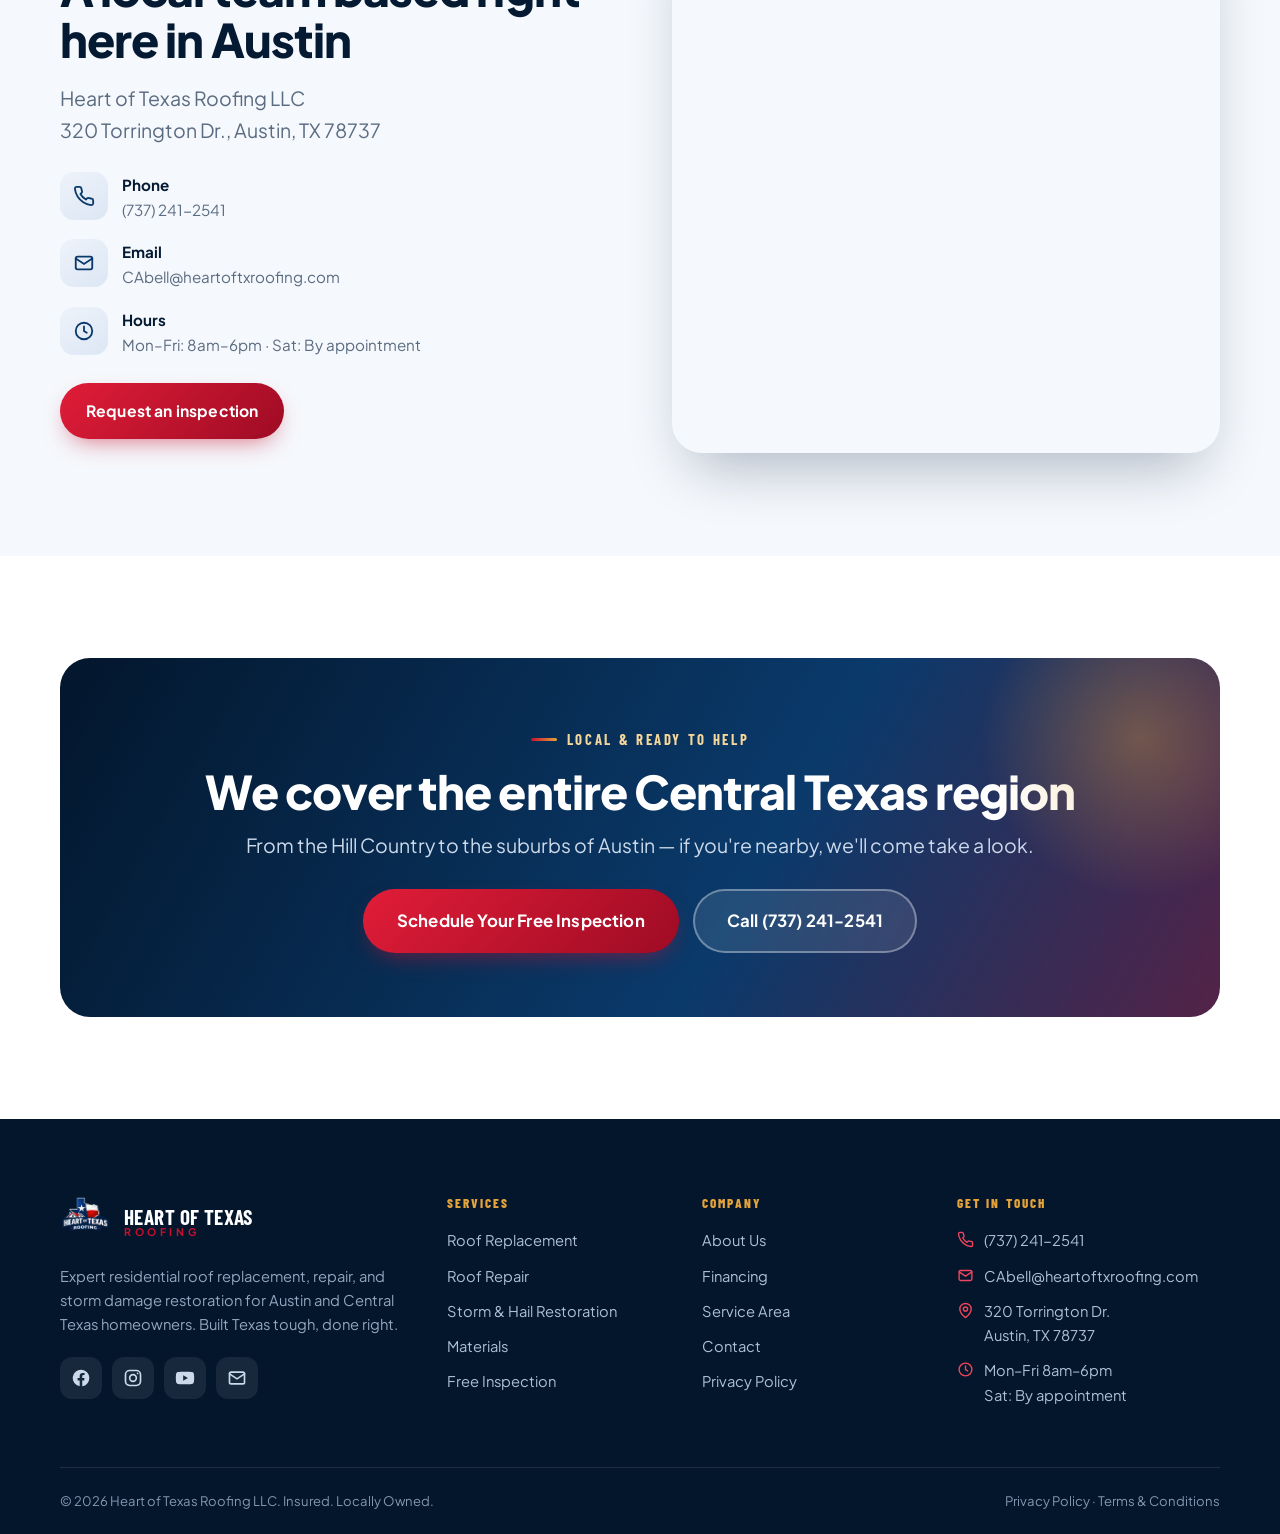
<file: service-area.html>
<!DOCTYPE html>
<html lang="en">
<head>
<meta charset="UTF-8">
<meta name="viewport" content="width=device-width, initial-scale=1">
<title>Service Area | Roofing in Austin, Round Rock, Cedar Park &amp; Central Texas | Heart of Texas Roofing</title>
<meta name="description" content="Heart of Texas Roofing serves Austin, Round Rock, Cedar Park, Pflugerville, Leander, Georgetown, Hutto, Lakeway, Dripping Springs, and West Lake Hills with expert residential roofing.">
<link rel="icon" href="images/opt/logo.png" type="image/png">
<link rel="preconnect" href="https://fonts.googleapis.com">
<link rel="preconnect" href="https://fonts.gstatic.com" crossorigin>
<link href="https://fonts.googleapis.com/css2?family=Barlow+Condensed:wght@600;700;800&family=Plus+Jakarta+Sans:wght@400;500;600;700;800&display=swap" rel="stylesheet">
<link rel="stylesheet" href="css/styles.css">
</head>
<body>

<div class="topbar">
  <div class="container topbar__inner">
    <span class="topbar__item"><svg viewBox="0 0 24 24" fill="none" stroke="currentColor" stroke-width="2" stroke-linecap="round"><circle cx="12" cy="12" r="9"/><path d="M12 7v5l3 2"/></svg> Mon–Fri 8am–6pm · Sat by appointment</span>
    <span class="topbar__item"><svg viewBox="0 0 24 24" fill="none" stroke="currentColor" stroke-width="2" stroke-linecap="round" stroke-linejoin="round"><path d="M20 10c0 6-8 12-8 12s-8-6-8-12a8 8 0 0 1 16 0Z"/><circle cx="12" cy="10" r="3"/></svg> Serving Greater Austin &amp; the Hill Country</span>
    <a class="topbar__phone" href="tel:+17372412541"><svg viewBox="0 0 24 24" fill="none" stroke="currentColor" stroke-width="2" stroke-linecap="round" stroke-linejoin="round"><path d="M22 16.9v3a2 2 0 0 1-2.2 2 19.8 19.8 0 0 1-8.6-3.1 19.5 19.5 0 0 1-6-6A19.8 19.8 0 0 1 2.1 4.2 2 2 0 0 1 4.1 2h3a2 2 0 0 1 2 1.7c.1 1 .4 2 .7 2.9a2 2 0 0 1-.5 2.1L8.1 9.9a16 16 0 0 0 6 6l1.2-1.2a2 2 0 0 1 2.1-.5c1 .3 1.9.6 2.9.7a2 2 0 0 1 1.7 2Z"/></svg> (737) 241-2541</a>
  </div>
</div>

<header class="site-header" id="siteHeader">
  <div class="container header__inner">
    <a class="brand" href="index.html" aria-label="Heart of Texas Roofing — home">
      <img src="images/opt/logo-transparent.png" alt="Heart of Texas Roofing logo">
      <span class="brand__text"><strong>Heart of Texas</strong><span>Roofing</span></span>
    </a>
    <nav class="nav" aria-label="Primary">
      <a class="nav__link" href="index.html">Home</a>
      <a class="nav__link" href="services.html">Services</a>
      <a class="nav__link" href="financing.html">Financing</a>
      <a class="nav__link" href="about.html">About</a>
      <a class="nav__link" href="service-area.html">Service Area</a>
      <a class="nav__link" href="contact.html">Contact</a>
    </nav>
    <div class="header__cta">
      <a class="btn btn--primary" href="contact.html"><svg viewBox="0 0 24 24" fill="none" stroke="currentColor" stroke-width="2" stroke-linecap="round"><rect x="3" y="4" width="18" height="18" rx="2"/><path d="M16 2v4M8 2v4M3 10h18"/></svg> Free Inspection</a>
    </div>
    <button class="nav-toggle" id="navToggle" aria-label="Open menu" aria-controls="navPanel" aria-expanded="false">
      <svg class="icon-menu" viewBox="0 0 24 24" fill="none" stroke="currentColor" stroke-width="2" stroke-linecap="round"><path d="M4 7h16M4 12h16M4 17h16"/></svg>
      <svg class="icon-close" viewBox="0 0 24 24" fill="none" stroke="currentColor" stroke-width="2" stroke-linecap="round"><path d="M6 6l12 12M18 6 6 18"/></svg>
    </button>
  </div>
</header>
<div class="nav-overlay" id="navOverlay"></div>
<aside class="nav-panel" id="navPanel" aria-label="Mobile menu">
  <div class="nav-panel__head">
    <span class="nav-panel__title">Menu</span>
    <button class="nav-panel__close" id="navClose" aria-label="Close menu"><svg viewBox="0 0 24 24" fill="none" stroke="currentColor" stroke-width="2" stroke-linecap="round"><path d="M6 6l12 12M18 6 6 18"/></svg></button>
  </div>
  <a class="nav-panel__link" href="index.html">Home</a>
  <a class="nav-panel__link" href="services.html">Services</a>
  <a class="nav-panel__link" href="financing.html">Financing</a>
  <a class="nav-panel__link" href="about.html">About</a>
  <a class="nav-panel__link" href="service-area.html">Service Area</a>
  <a class="nav-panel__link" href="contact.html">Contact</a>
  <a class="btn btn--primary btn--block" href="contact.html">Schedule Free Inspection</a>
  <div class="nav-panel__contact">
    <p>Call <a href="tel:+17372412541">(737) 241-2541</a></p>
    <p><a href="mailto:CAbell@heartoftxroofing.com">CAbell@heartoftxroofing.com</a></p>
  </div>
</aside>

<main>

  <section class="page-hero">
    <div class="page-hero__bg"><img src="images/opt/roof-aerial-2.jpg" alt="Central Texas home with a new roof"></div>
    <div class="container page-hero__inner">
      <nav class="breadcrumb" aria-label="Breadcrumb">
        <a href="index.html">Home</a>
        <svg viewBox="0 0 24 24" fill="none" stroke="currentColor" stroke-width="2" stroke-linecap="round"><path d="m9 6 6 6-6 6"/></svg>
        <span>Service Area</span>
      </nav>
      <h1>Built for Central Texas</h1>
      <p>We protect homes across the Greater Austin area and the Hill Country with roofing that is built Texas tough — from storm restoration in Round Rock to new replacements in Dripping Springs, our local crews are just a phone call away.</p>
      <div class="btn-row" style="margin-top:28px">
        <a class="btn btn--primary btn--lg" href="contact.html">Schedule Your Free Inspection</a>
        <a class="btn btn--ghost-light btn--lg" href="tel:+17372412541">Call (737) 241-2541</a>
      </div>
    </div>
  </section>

  <section class="section">
    <div class="container">
      <div class="section-head center reveal">
        <span class="eyebrow" style="justify-content:center">Cities We Serve</span>
        <h2>Your neighbors, one call away</h2>
        <p class="lead mx-auto">Don't see your city? Call us — we may still serve you. We cover the entire Central Texas / Hill Country region.</p>
      </div>
      <div class="area-grid reveal">
        <span class="area-chip"><svg viewBox="0 0 24 24" fill="none" stroke="currentColor" stroke-width="2" stroke-linecap="round" stroke-linejoin="round"><path d="M20 10c0 6-8 12-8 12s-8-6-8-12a8 8 0 0 1 16 0Z"/><circle cx="12" cy="10" r="3"/></svg> Austin</span>
        <span class="area-chip"><svg viewBox="0 0 24 24" fill="none" stroke="currentColor" stroke-width="2" stroke-linecap="round" stroke-linejoin="round"><path d="M20 10c0 6-8 12-8 12s-8-6-8-12a8 8 0 0 1 16 0Z"/><circle cx="12" cy="10" r="3"/></svg> Round Rock</span>
        <span class="area-chip"><svg viewBox="0 0 24 24" fill="none" stroke="currentColor" stroke-width="2" stroke-linecap="round" stroke-linejoin="round"><path d="M20 10c0 6-8 12-8 12s-8-6-8-12a8 8 0 0 1 16 0Z"/><circle cx="12" cy="10" r="3"/></svg> Cedar Park</span>
        <span class="area-chip"><svg viewBox="0 0 24 24" fill="none" stroke="currentColor" stroke-width="2" stroke-linecap="round" stroke-linejoin="round"><path d="M20 10c0 6-8 12-8 12s-8-6-8-12a8 8 0 0 1 16 0Z"/><circle cx="12" cy="10" r="3"/></svg> Pflugerville</span>
        <span class="area-chip"><svg viewBox="0 0 24 24" fill="none" stroke="currentColor" stroke-width="2" stroke-linecap="round" stroke-linejoin="round"><path d="M20 10c0 6-8 12-8 12s-8-6-8-12a8 8 0 0 1 16 0Z"/><circle cx="12" cy="10" r="3"/></svg> Leander</span>
        <span class="area-chip"><svg viewBox="0 0 24 24" fill="none" stroke="currentColor" stroke-width="2" stroke-linecap="round" stroke-linejoin="round"><path d="M20 10c0 6-8 12-8 12s-8-6-8-12a8 8 0 0 1 16 0Z"/><circle cx="12" cy="10" r="3"/></svg> Georgetown</span>
        <span class="area-chip"><svg viewBox="0 0 24 24" fill="none" stroke="currentColor" stroke-width="2" stroke-linecap="round" stroke-linejoin="round"><path d="M20 10c0 6-8 12-8 12s-8-6-8-12a8 8 0 0 1 16 0Z"/><circle cx="12" cy="10" r="3"/></svg> Hutto</span>
        <span class="area-chip"><svg viewBox="0 0 24 24" fill="none" stroke="currentColor" stroke-width="2" stroke-linecap="round" stroke-linejoin="round"><path d="M20 10c0 6-8 12-8 12s-8-6-8-12a8 8 0 0 1 16 0Z"/><circle cx="12" cy="10" r="3"/></svg> Lakeway</span>
        <span class="area-chip"><svg viewBox="0 0 24 24" fill="none" stroke="currentColor" stroke-width="2" stroke-linecap="round" stroke-linejoin="round"><path d="M20 10c0 6-8 12-8 12s-8-6-8-12a8 8 0 0 1 16 0Z"/><circle cx="12" cy="10" r="3"/></svg> Dripping Springs</span>
        <span class="area-chip"><svg viewBox="0 0 24 24" fill="none" stroke="currentColor" stroke-width="2" stroke-linecap="round" stroke-linejoin="round"><path d="M20 10c0 6-8 12-8 12s-8-6-8-12a8 8 0 0 1 16 0Z"/><circle cx="12" cy="10" r="3"/></svg> West Lake Hills</span>
      </div>
    </div>
  </section>

  <section class="section section--cream">
    <div class="container split">
      <div class="reveal">
        <span class="eyebrow">Find Us</span>
        <h2>A local team based right here in Austin</h2>
        <p class="lead" style="margin-top:16px">Heart of Texas Roofing LLC<br>320 Torrington Dr., Austin, TX 78737</p>
        <div class="info-list" style="margin-top:26px">
          <div class="info-item">
            <span class="info-item__icon"><svg viewBox="0 0 24 24" fill="none" stroke="currentColor" stroke-width="2" stroke-linecap="round" stroke-linejoin="round"><path d="M22 16.9v3a2 2 0 0 1-2.2 2 19.8 19.8 0 0 1-8.6-3.1 19.5 19.5 0 0 1-6-6A19.8 19.8 0 0 1 2.1 4.2 2 2 0 0 1 4.1 2h3a2 2 0 0 1 2 1.7c.1 1 .4 2 .7 2.9a2 2 0 0 1-.5 2.1L8.1 9.9a16 16 0 0 0 6 6l1.2-1.2a2 2 0 0 1 2.1-.5c1 .3 1.9.6 2.9.7a2 2 0 0 1 1.7 2Z"/></svg></span>
            <div><b>Phone</b><a href="tel:+17372412541">(737) 241-2541</a></div>
          </div>
          <div class="info-item">
            <span class="info-item__icon"><svg viewBox="0 0 24 24" fill="none" stroke="currentColor" stroke-width="2" stroke-linecap="round"><rect x="3" y="5" width="18" height="14" rx="2"/><path d="m3 7 9 6 9-6"/></svg></span>
            <div><b>Email</b><a href="mailto:CAbell@heartoftxroofing.com">CAbell@heartoftxroofing.com</a></div>
          </div>
          <div class="info-item">
            <span class="info-item__icon"><svg viewBox="0 0 24 24" fill="none" stroke="currentColor" stroke-width="2" stroke-linecap="round"><circle cx="12" cy="12" r="9"/><path d="M12 7v5l3 2"/></svg></span>
            <div><b>Hours</b><p>Mon–Fri: 8am–6pm · Sat: By appointment</p></div>
          </div>
        </div>
        <div class="btn-row" style="margin-top:26px"><a class="btn btn--primary" href="contact.html">Request an inspection</a></div>
      </div>
      <div class="split__media reveal" style="aspect-ratio:1/1">
        <iframe title="Heart of Texas Roofing location map" src="https://www.google.com/maps?q=Austin,TX+78737&output=embed" width="100%" height="100%" style="border:0;min-height:340px" loading="lazy" referrerpolicy="no-referrer-when-downgrade"></iframe>
      </div>
    </div>
  </section>

  <section class="section">
    <div class="container">
      <div class="cta-band reveal">
        <span class="eyebrow eyebrow--light" style="justify-content:center">Local &amp; ready to help</span>
        <h2>We cover the entire Central Texas region</h2>
        <p class="lead mx-auto" style="color:#CBD9EA">From the Hill Country to the suburbs of Austin — if you're nearby, we'll come take a look.</p>
        <div class="btn-row">
          <a class="btn btn--primary btn--lg" href="contact.html">Schedule Your Free Inspection</a>
          <a class="btn btn--ghost-light btn--lg" href="tel:+17372412541">Call (737) 241-2541</a>
        </div>
      </div>
    </div>
  </section>

</main>

<footer class="site-footer">
  <div class="container">
    <div class="footer-grid">
      <div class="footer-brand">
        <a class="brand" href="index.html">
          <img src="images/opt/logo-transparent.png" alt="Heart of Texas Roofing logo">
          <span class="brand__text"><strong>Heart of Texas</strong><span>Roofing</span></span>
        </a>
        <p>Expert residential roof replacement, repair, and storm damage restoration for Austin and Central Texas homeowners. Built Texas tough, done right.</p>
        <div class="footer-social">
          <a href="https://www.facebook.com/profile.php?id=61590203981110" target="_blank" rel="noopener" aria-label="Facebook"><svg viewBox="0 0 24 24" fill="currentColor"><path d="M22 12a10 10 0 1 0-11.6 9.9v-7H7.9V12h2.5V9.8c0-2.5 1.5-3.9 3.7-3.9 1.1 0 2.2.2 2.2.2v2.4h-1.2c-1.2 0-1.6.8-1.6 1.6V12h2.7l-.4 2.9h-2.3v7A10 10 0 0 0 22 12Z"/></svg></a>
          <a href="http://www.instagram.com" target="_blank" rel="noopener" aria-label="Instagram"><svg viewBox="0 0 24 24" fill="none" stroke="currentColor" stroke-width="2"><rect x="3" y="3" width="18" height="18" rx="5"/><circle cx="12" cy="12" r="4"/><circle cx="17.5" cy="6.5" r="1" fill="currentColor" stroke="none"/></svg></a>
          <a href="http://www.youtube.com" target="_blank" rel="noopener" aria-label="YouTube"><svg viewBox="0 0 24 24" fill="currentColor"><path d="M23 12s0-3.5-.4-5.2a2.8 2.8 0 0 0-2-2C18.9 4.4 12 4.4 12 4.4s-6.9 0-8.6.4a2.8 2.8 0 0 0-2 2C1 8.5 1 12 1 12s0 3.5.4 5.2a2.8 2.8 0 0 0 2 2c1.7.4 8.6.4 8.6.4s6.9 0 8.6-.4a2.8 2.8 0 0 0 2-2C23 15.5 23 12 23 12ZM9.8 15.3V8.7l5.7 3.3-5.7 3.3Z"/></svg></a>
          <a href="mailto:CAbell@heartoftxroofing.com" aria-label="Email"><svg viewBox="0 0 24 24" fill="none" stroke="currentColor" stroke-width="2" stroke-linecap="round"><rect x="3" y="5" width="18" height="14" rx="2"/><path d="m3 7 9 6 9-6"/></svg></a>
        </div>
      </div>
      <div class="footer-col">
        <h4>Services</h4>
        <ul>
          <li><a href="services.html#replacement">Roof Replacement</a></li>
          <li><a href="services.html#repair">Roof Repair</a></li>
          <li><a href="services.html#storm">Storm &amp; Hail Restoration</a></li>
          <li><a href="services.html#materials">Materials</a></li>
          <li><a href="contact.html">Free Inspection</a></li>
        </ul>
      </div>
      <div class="footer-col">
        <h4>Company</h4>
        <ul>
          <li><a href="about.html">About Us</a></li>
          <li><a href="financing.html">Financing</a></li>
          <li><a href="service-area.html">Service Area</a></li>
          <li><a href="contact.html">Contact</a></li>
          <li><a href="privacy.html">Privacy Policy</a></li>
        </ul>
      </div>
      <div class="footer-col">
        <h4>Get in Touch</h4>
        <ul>
          <li class="info-line"><svg viewBox="0 0 24 24" fill="none" stroke="currentColor" stroke-width="2" stroke-linecap="round" stroke-linejoin="round"><path d="M22 16.9v3a2 2 0 0 1-2.2 2 19.8 19.8 0 0 1-8.6-3.1 19.5 19.5 0 0 1-6-6A19.8 19.8 0 0 1 2.1 4.2 2 2 0 0 1 4.1 2h3a2 2 0 0 1 2 1.7c.1 1 .4 2 .7 2.9a2 2 0 0 1-.5 2.1L8.1 9.9a16 16 0 0 0 6 6l1.2-1.2a2 2 0 0 1 2.1-.5c1 .3 1.9.6 2.9.7a2 2 0 0 1 1.7 2Z"/></svg><a href="tel:+17372412541">(737) 241-2541</a></li>
          <li class="info-line"><svg viewBox="0 0 24 24" fill="none" stroke="currentColor" stroke-width="2" stroke-linecap="round"><rect x="3" y="5" width="18" height="14" rx="2"/><path d="m3 7 9 6 9-6"/></svg><a href="mailto:CAbell@heartoftxroofing.com">CAbell@heartoftxroofing.com</a></li>
          <li class="info-line"><svg viewBox="0 0 24 24" fill="none" stroke="currentColor" stroke-width="2" stroke-linecap="round" stroke-linejoin="round"><path d="M20 10c0 6-8 12-8 12s-8-6-8-12a8 8 0 0 1 16 0Z"/><circle cx="12" cy="10" r="3"/></svg><span>320 Torrington Dr.<br>Austin, TX 78737</span></li>
          <li class="info-line"><svg viewBox="0 0 24 24" fill="none" stroke="currentColor" stroke-width="2" stroke-linecap="round"><circle cx="12" cy="12" r="9"/><path d="M12 7v5l3 2"/></svg><span>Mon–Fri 8am–6pm<br>Sat: By appointment</span></li>
        </ul>
      </div>
    </div>
    <div class="footer-bottom">
      <span>© <span data-year>2026</span> Heart of Texas Roofing LLC. Insured. Locally Owned.</span>
      <span><a href="privacy.html">Privacy Policy</a> · <a href="privacy.html#terms">Terms &amp; Conditions</a></span>
    </div>
  </div>
</footer>

<div class="mobile-bar">
  <a class="btn btn--navy" href="tel:+17372412541"><svg viewBox="0 0 24 24" fill="none" stroke="currentColor" stroke-width="2" stroke-linecap="round" stroke-linejoin="round"><path d="M22 16.9v3a2 2 0 0 1-2.2 2 19.8 19.8 0 0 1-8.6-3.1 19.5 19.5 0 0 1-6-6A19.8 19.8 0 0 1 2.1 4.2 2 2 0 0 1 4.1 2h3a2 2 0 0 1 2 1.7c.1 1 .4 2 .7 2.9a2 2 0 0 1-.5 2.1L8.1 9.9a16 16 0 0 0 6 6l1.2-1.2a2 2 0 0 1 2.1-.5c1 .3 1.9.6 2.9.7a2 2 0 0 1 1.7 2Z"/></svg> Call Now</a>
  <a class="btn btn--primary" href="contact.html"><svg viewBox="0 0 24 24" fill="none" stroke="currentColor" stroke-width="2" stroke-linecap="round"><rect x="3" y="4" width="18" height="18" rx="2"/><path d="M16 2v4M8 2v4M3 10h18"/></svg> Free Quote</a>
</div>

<button class="to-top" id="toTop" aria-label="Back to top"><svg viewBox="0 0 24 24" fill="none" stroke="currentColor" stroke-width="2" stroke-linecap="round" stroke-linejoin="round"><path d="m6 15 6-6 6 6"/></svg></button>

<script src="js/main.js"></script>
</body>
</html>
</file>
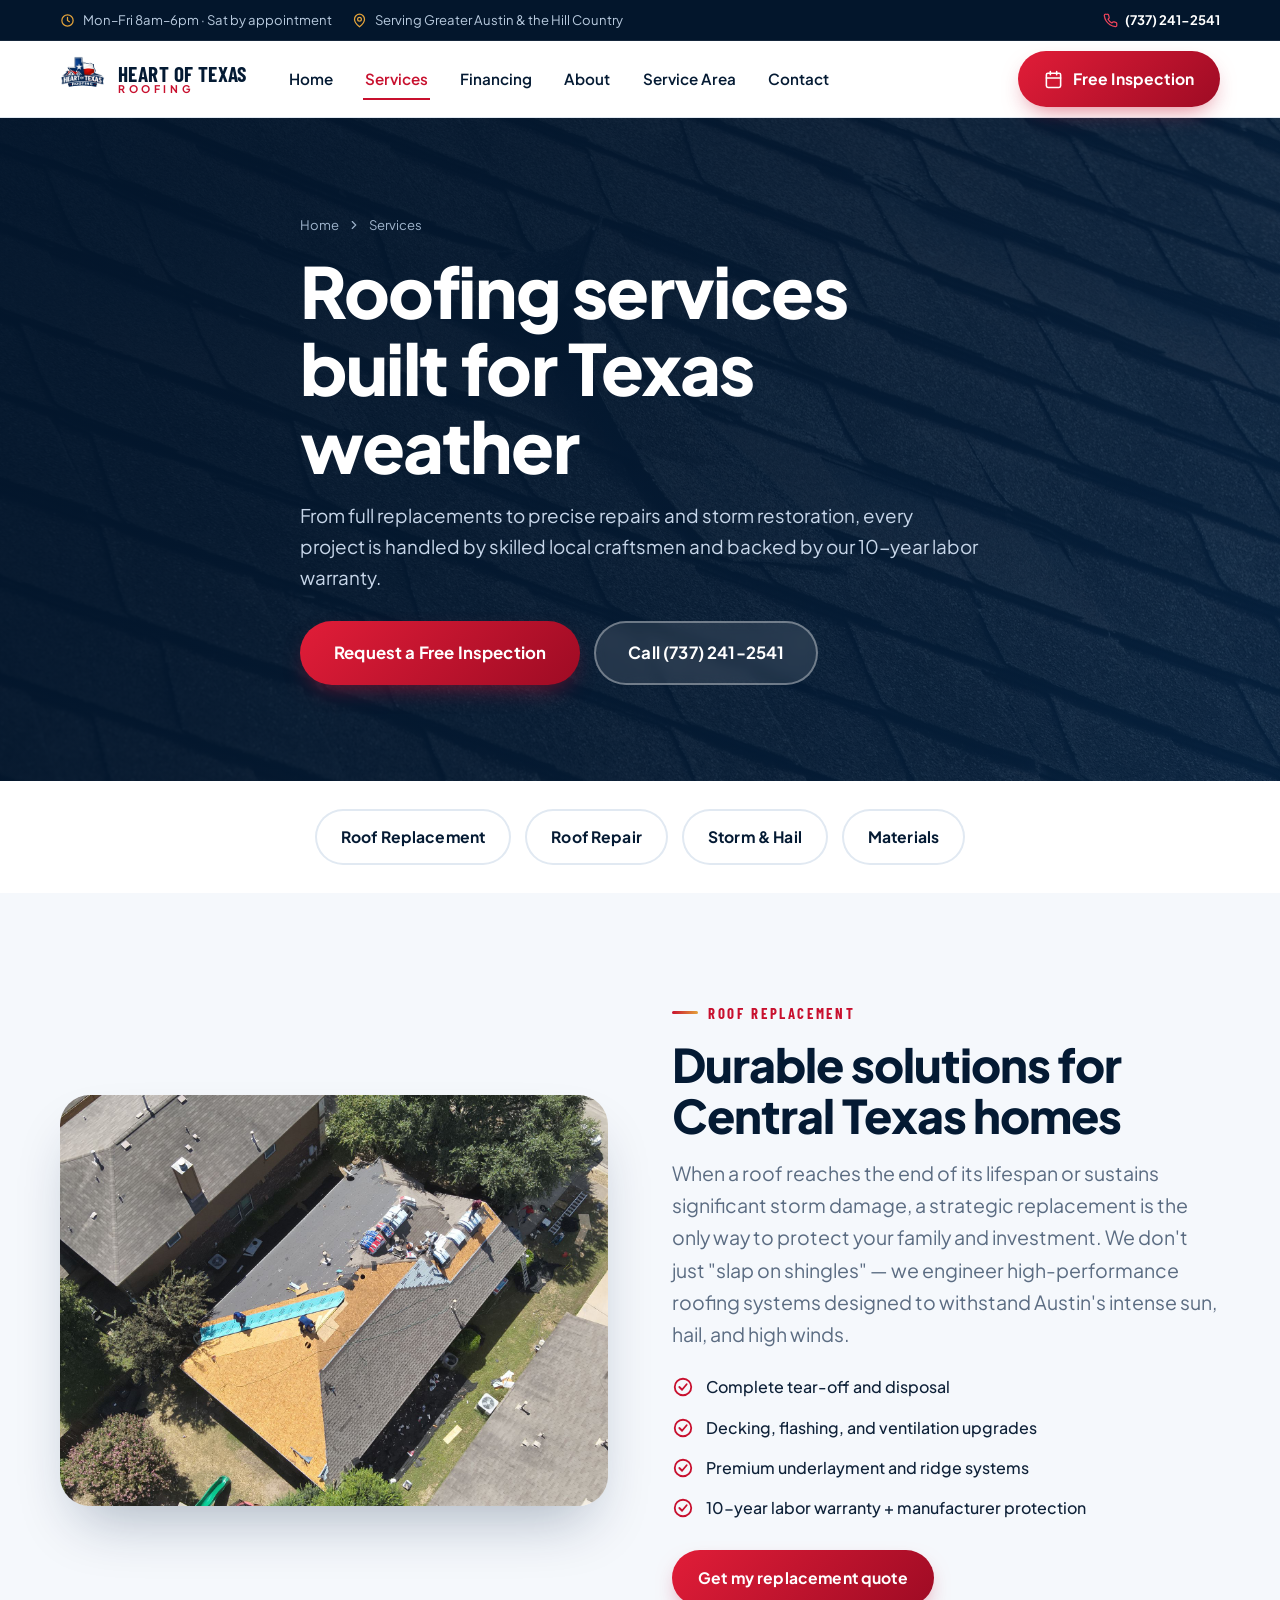
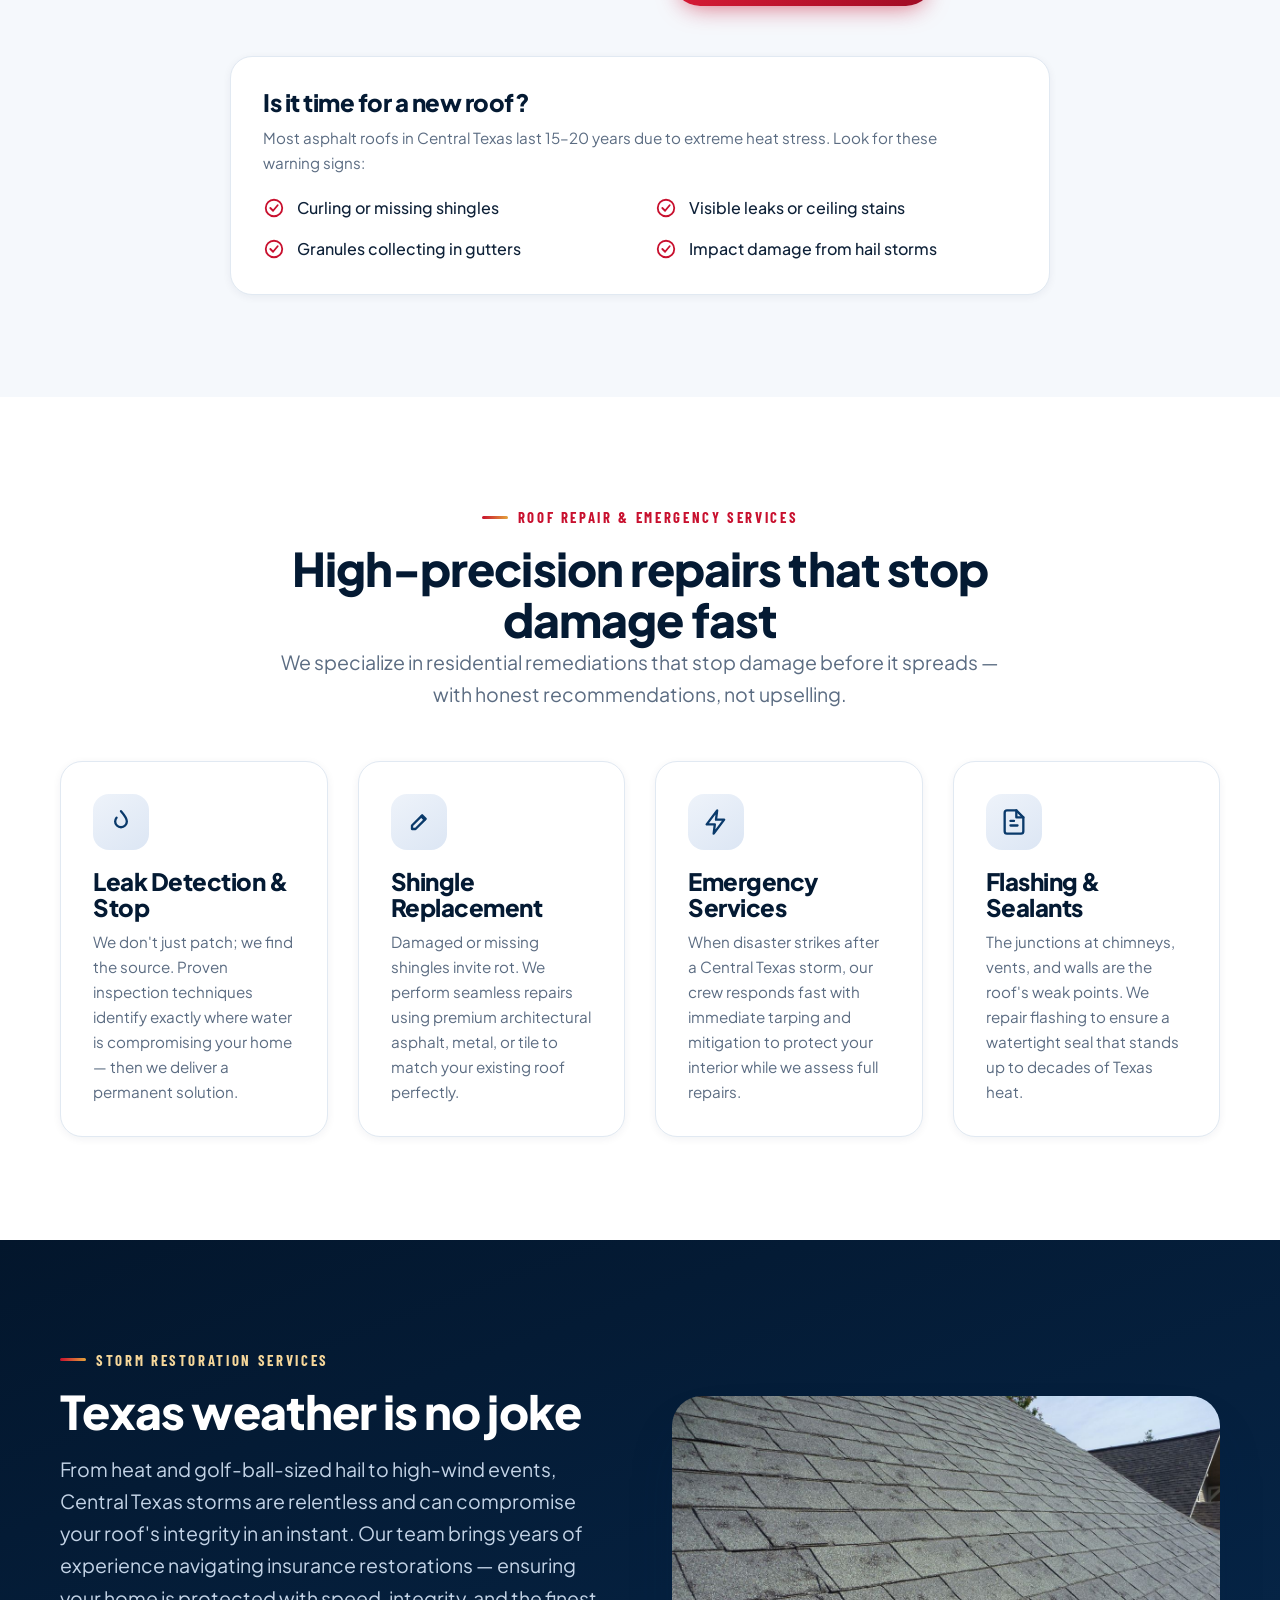
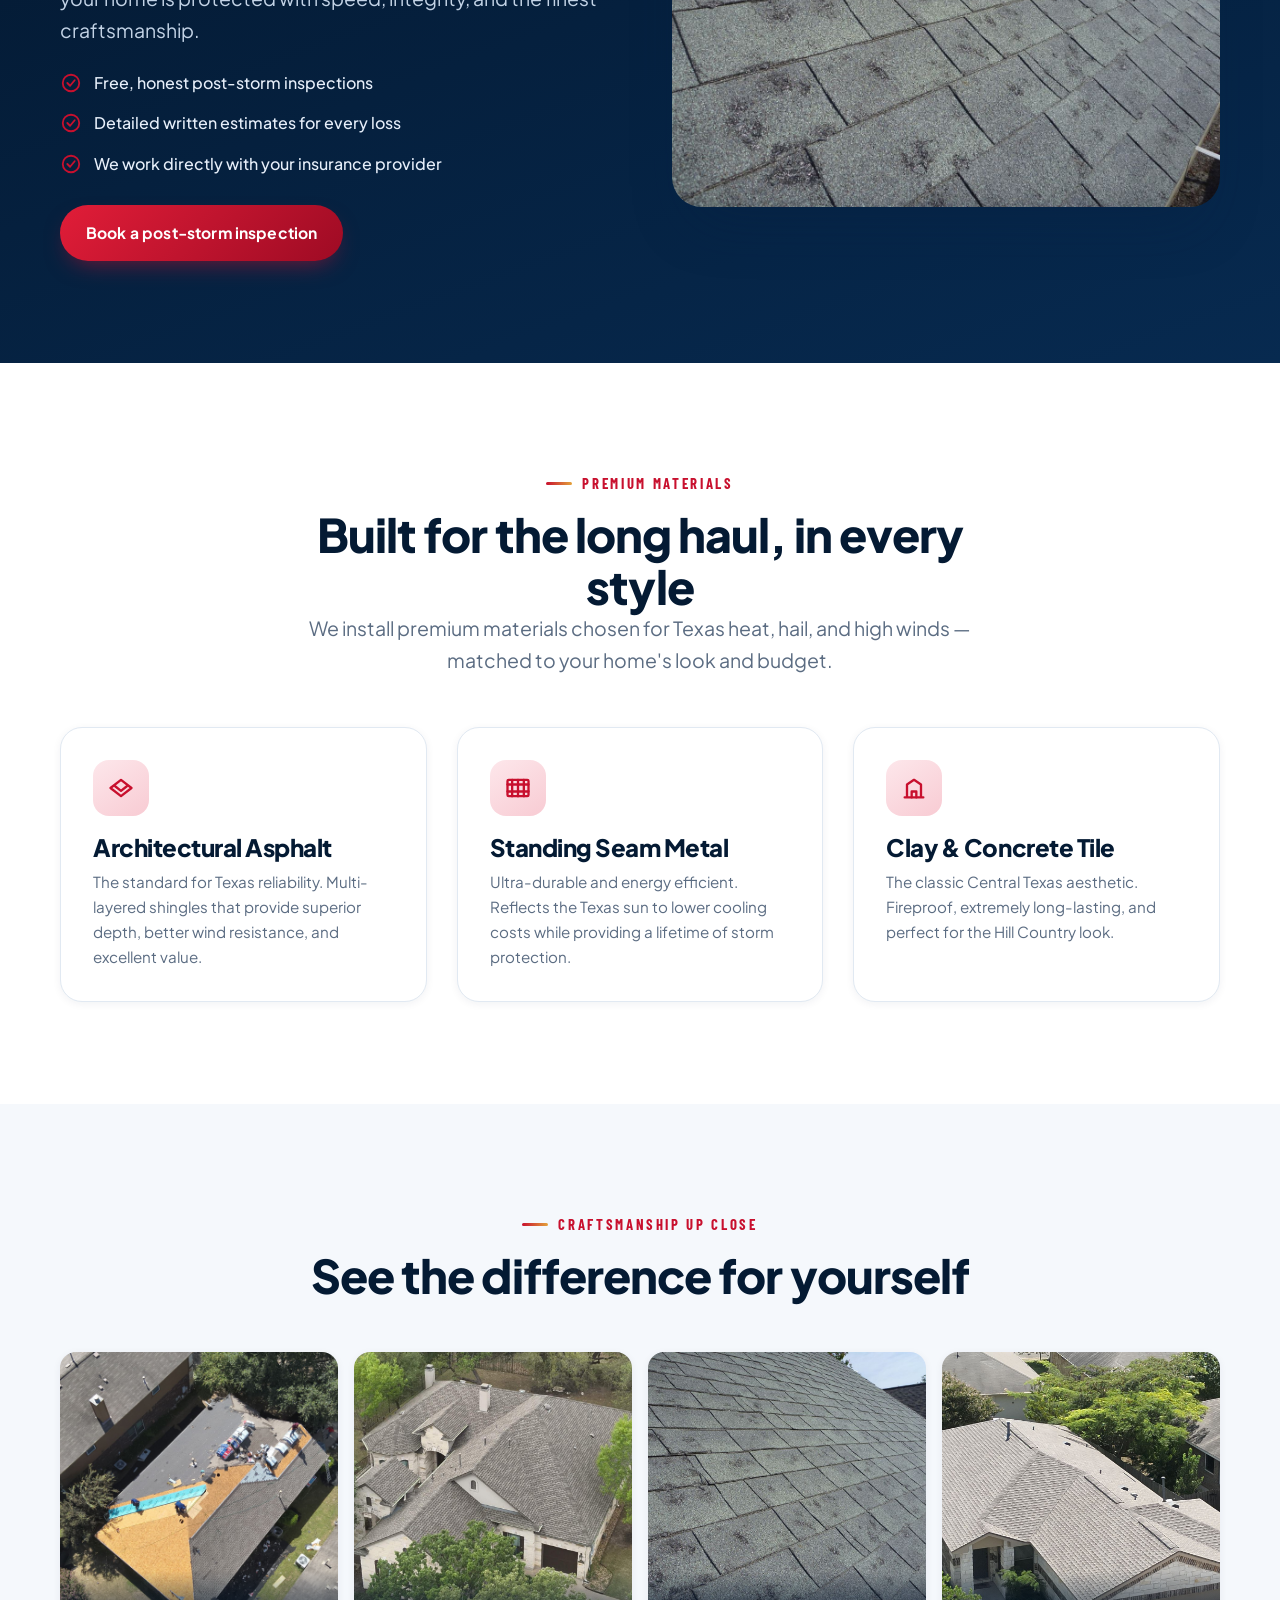
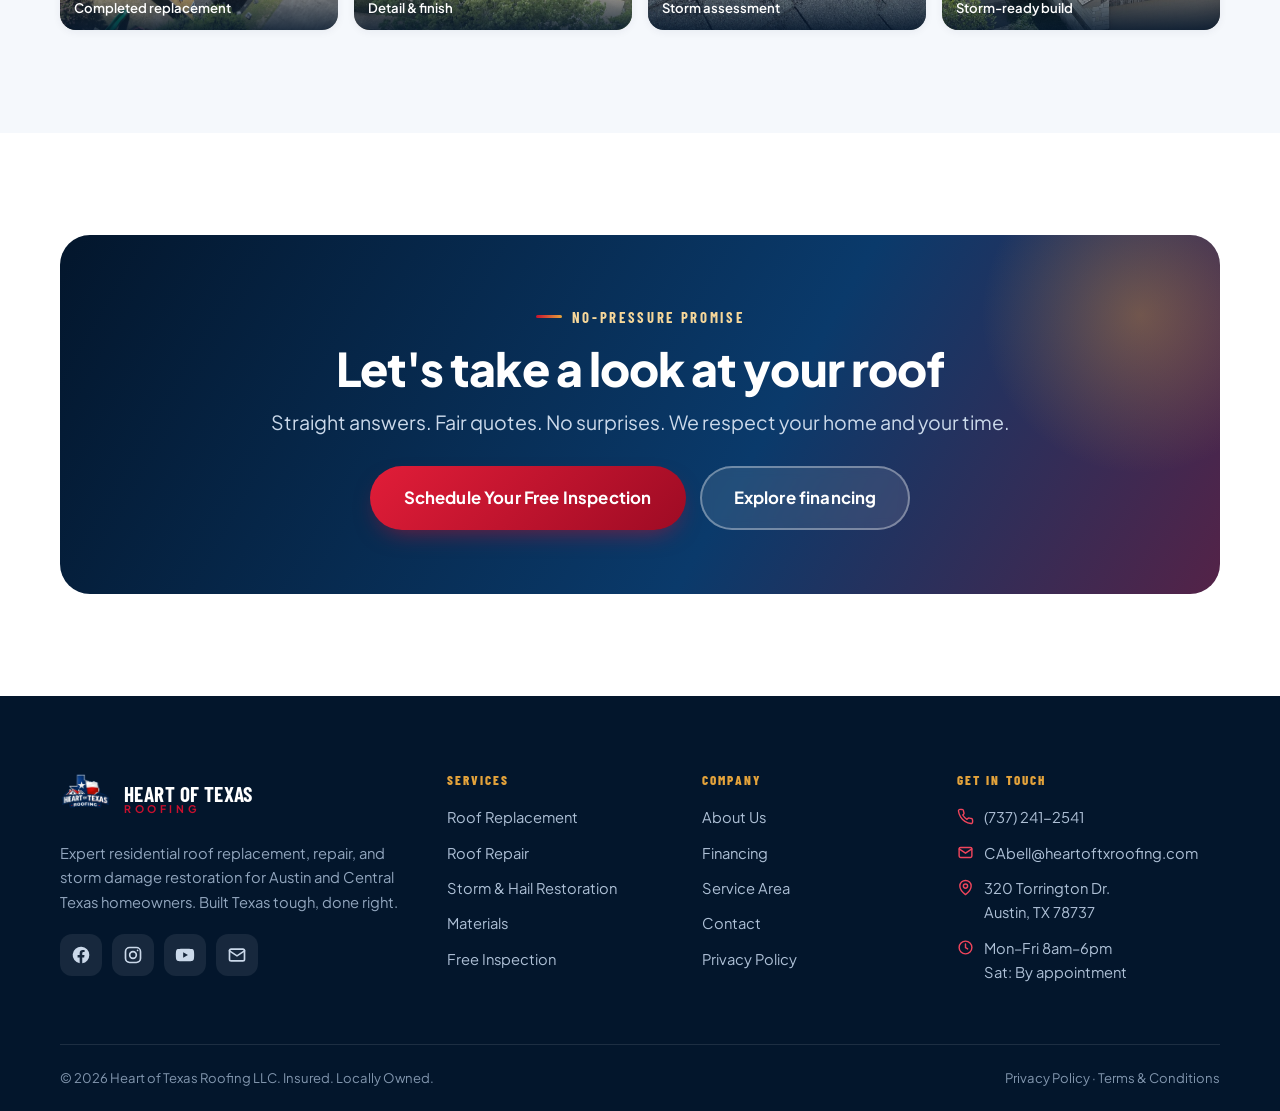
<file: services.html>
<!DOCTYPE html>
<html lang="en">
<head>
<meta charset="UTF-8">
<meta name="viewport" content="width=device-width, initial-scale=1">
<title>Roofing Services | Replacement, Repair &amp; Storm Restoration | Heart of Texas Roofing</title>
<meta name="description" content="Roof replacement, roof repair, storm and hail restoration, and premium roofing materials for Austin and Central Texas homeowners. Free inspections and 10-year labor warranty.">
<link rel="icon" href="images/opt/logo.png" type="image/png">
<link rel="preconnect" href="https://fonts.googleapis.com">
<link rel="preconnect" href="https://fonts.gstatic.com" crossorigin>
<link href="https://fonts.googleapis.com/css2?family=Barlow+Condensed:wght@600;700;800&family=Plus+Jakarta+Sans:wght@400;500;600;700;800&display=swap" rel="stylesheet">
<link rel="stylesheet" href="css/styles.css">
</head>
<body>

<div class="topbar">
  <div class="container topbar__inner">
    <span class="topbar__item">
      <svg viewBox="0 0 24 24" fill="none" stroke="currentColor" stroke-width="2" stroke-linecap="round"><circle cx="12" cy="12" r="9"/><path d="M12 7v5l3 2"/></svg>
      Mon–Fri 8am–6pm · Sat by appointment
    </span>
    <span class="topbar__item">
      <svg viewBox="0 0 24 24" fill="none" stroke="currentColor" stroke-width="2" stroke-linecap="round" stroke-linejoin="round"><path d="M20 10c0 6-8 12-8 12s-8-6-8-12a8 8 0 0 1 16 0Z"/><circle cx="12" cy="10" r="3"/></svg>
      Serving Greater Austin &amp; the Hill Country
    </span>
    <a class="topbar__phone" href="tel:+17372412541">
      <svg viewBox="0 0 24 24" fill="none" stroke="currentColor" stroke-width="2" stroke-linecap="round" stroke-linejoin="round"><path d="M22 16.9v3a2 2 0 0 1-2.2 2 19.8 19.8 0 0 1-8.6-3.1 19.5 19.5 0 0 1-6-6A19.8 19.8 0 0 1 2.1 4.2 2 2 0 0 1 4.1 2h3a2 2 0 0 1 2 1.7c.1 1 .4 2 .7 2.9a2 2 0 0 1-.5 2.1L8.1 9.9a16 16 0 0 0 6 6l1.2-1.2a2 2 0 0 1 2.1-.5c1 .3 1.9.6 2.9.7a2 2 0 0 1 1.7 2Z"/></svg>
      (737) 241-2541
    </a>
  </div>
</div>

<header class="site-header" id="siteHeader">
  <div class="container header__inner">
    <a class="brand" href="index.html" aria-label="Heart of Texas Roofing — home">
      <img src="images/opt/logo-transparent.png" alt="Heart of Texas Roofing logo">
      <span class="brand__text"><strong>Heart of Texas</strong><span>Roofing</span></span>
    </a>
    <nav class="nav" aria-label="Primary">
      <a class="nav__link" href="index.html">Home</a>
      <a class="nav__link" href="services.html">Services</a>
      <a class="nav__link" href="financing.html">Financing</a>
      <a class="nav__link" href="about.html">About</a>
      <a class="nav__link" href="service-area.html">Service Area</a>
      <a class="nav__link" href="contact.html">Contact</a>
    </nav>
    <div class="header__cta">
      <a class="btn btn--primary" href="contact.html">
        <svg viewBox="0 0 24 24" fill="none" stroke="currentColor" stroke-width="2" stroke-linecap="round"><rect x="3" y="4" width="18" height="18" rx="2"/><path d="M16 2v4M8 2v4M3 10h18"/></svg>
        Free Inspection
      </a>
    </div>
    <button class="nav-toggle" id="navToggle" aria-label="Open menu" aria-controls="navPanel" aria-expanded="false">
      <svg class="icon-menu" viewBox="0 0 24 24" fill="none" stroke="currentColor" stroke-width="2" stroke-linecap="round"><path d="M4 7h16M4 12h16M4 17h16"/></svg>
      <svg class="icon-close" viewBox="0 0 24 24" fill="none" stroke="currentColor" stroke-width="2" stroke-linecap="round"><path d="M6 6l12 12M18 6 6 18"/></svg>
    </button>
  </div>
</header>
<div class="nav-overlay" id="navOverlay"></div>
<aside class="nav-panel" id="navPanel" aria-label="Mobile menu">
  <div class="nav-panel__head">
    <span class="nav-panel__title">Menu</span>
    <button class="nav-panel__close" id="navClose" aria-label="Close menu">
      <svg viewBox="0 0 24 24" fill="none" stroke="currentColor" stroke-width="2" stroke-linecap="round"><path d="M6 6l12 12M18 6 6 18"/></svg>
    </button>
  </div>
  <a class="nav-panel__link" href="index.html">Home</a>
  <a class="nav-panel__link" href="services.html">Services</a>
  <a class="nav-panel__link" href="financing.html">Financing</a>
  <a class="nav-panel__link" href="about.html">About</a>
  <a class="nav-panel__link" href="service-area.html">Service Area</a>
  <a class="nav-panel__link" href="contact.html">Contact</a>
  <a class="btn btn--primary btn--block" href="contact.html">Schedule Free Inspection</a>
  <div class="nav-panel__contact">
    <p>Call <a href="tel:+17372412541">(737) 241-2541</a></p>
    <p><a href="mailto:CAbell@heartoftxroofing.com">CAbell@heartoftxroofing.com</a></p>
  </div>
</aside>

<main>

  <!-- PAGE HERO -->
  <section class="page-hero">
    <div class="page-hero__bg"><img src="images/opt/hero-roof.jpg" alt="Close-up of roof shingles in Central Texas"></div>
    <div class="container page-hero__inner">
      <nav class="breadcrumb" aria-label="Breadcrumb">
        <a href="index.html">Home</a>
        <svg viewBox="0 0 24 24" fill="none" stroke="currentColor" stroke-width="2" stroke-linecap="round"><path d="m9 6 6 6-6 6"/></svg>
        <span>Services</span>
      </nav>
      <h1>Roofing services built for Texas weather</h1>
      <p>From full replacements to precise repairs and storm restoration, every project is handled by skilled local craftsmen and backed by our 10-year labor warranty.</p>
      <div class="btn-row" style="margin-top:28px">
        <a class="btn btn--primary btn--lg" href="contact.html">Request a Free Inspection</a>
        <a class="btn btn--ghost-light btn--lg" href="tel:+17372412541">Call (737) 241-2541</a>
      </div>
    </div>
  </section>

  <!-- SERVICE NAV -->
  <section class="section" style="padding-block:28px">
    <div class="container">
      <ul class="btn-row center" style="justify-content:center">
        <li><a class="btn btn--outline" href="#replacement">Roof Replacement</a></li>
        <li><a class="btn btn--outline" href="#repair">Roof Repair</a></li>
        <li><a class="btn btn--outline" href="#storm">Storm &amp; Hail</a></li>
        <li><a class="btn btn--outline" href="#materials">Materials</a></li>
      </ul>
    </div>
  </section>

  <!-- REPLACEMENT -->
  <section class="section section--cream" id="replacement">
    <div class="container split">
      <div class="split__media reveal">
        <img src="images/opt/roof-aerial-1.jpg" alt="Aerial view of a completed roof replacement">
      </div>
      <div class="reveal">
        <span class="eyebrow">Roof Replacement</span>
        <h2>Durable solutions for Central Texas homes</h2>
        <p class="lead" style="margin-top:16px">When a roof reaches the end of its lifespan or sustains significant storm damage, a strategic replacement is the only way to protect your family and investment. We don't just "slap on shingles" — we engineer high-performance roofing systems designed to withstand Austin's intense sun, hail, and high winds.</p>
        <ul class="check-list">
          <li><svg viewBox="0 0 24 24" fill="none" stroke="currentColor" stroke-width="2" stroke-linecap="round" stroke-linejoin="round"><circle cx="12" cy="12" r="9"/><path d="m8 12 3 3 5-6"/></svg><span>Complete tear-off and disposal</span></li>
          <li><svg viewBox="0 0 24 24" fill="none" stroke="currentColor" stroke-width="2" stroke-linecap="round" stroke-linejoin="round"><circle cx="12" cy="12" r="9"/><path d="m8 12 3 3 5-6"/></svg><span>Decking, flashing, and ventilation upgrades</span></li>
          <li><svg viewBox="0 0 24 24" fill="none" stroke="currentColor" stroke-width="2" stroke-linecap="round" stroke-linejoin="round"><circle cx="12" cy="12" r="9"/><path d="m8 12 3 3 5-6"/></svg><span>Premium underlayment and ridge systems</span></li>
          <li><svg viewBox="0 0 24 24" fill="none" stroke="currentColor" stroke-width="2" stroke-linecap="round" stroke-linejoin="round"><circle cx="12" cy="12" r="9"/><path d="m8 12 3 3 5-6"/></svg><span>10-year labor warranty + manufacturer protection</span></li>
        </ul>
        <div class="btn-row" style="margin-top:28px"><a class="btn btn--primary" href="contact.html">Get my replacement quote</a></div>
      </div>
    </div>
    <div class="container" style="margin-top:50px">
      <div class="card reveal" style="max-width:820px;margin-inline:auto">
        <h3>Is it time for a new roof?</h3>
        <p class="lead" style="margin-top:10px">Most asphalt roofs in Central Texas last 15–20 years due to extreme heat stress. Look for these warning signs:</p>
        <div class="grid grid-2" style="margin-top:20px">
          <ul class="check-list" style="margin-top:0">
            <li><svg viewBox="0 0 24 24" fill="none" stroke="currentColor" stroke-width="2" stroke-linecap="round" stroke-linejoin="round"><circle cx="12" cy="12" r="9"/><path d="m8 12 3 3 5-6"/></svg><span>Curling or missing shingles</span></li>
            <li><svg viewBox="0 0 24 24" fill="none" stroke="currentColor" stroke-width="2" stroke-linecap="round" stroke-linejoin="round"><circle cx="12" cy="12" r="9"/><path d="m8 12 3 3 5-6"/></svg><span>Granules collecting in gutters</span></li>
          </ul>
          <ul class="check-list" style="margin-top:0">
            <li><svg viewBox="0 0 24 24" fill="none" stroke="currentColor" stroke-width="2" stroke-linecap="round" stroke-linejoin="round"><circle cx="12" cy="12" r="9"/><path d="m8 12 3 3 5-6"/></svg><span>Visible leaks or ceiling stains</span></li>
            <li><svg viewBox="0 0 24 24" fill="none" stroke="currentColor" stroke-width="2" stroke-linecap="round" stroke-linejoin="round"><circle cx="12" cy="12" r="9"/><path d="m8 12 3 3 5-6"/></svg><span>Impact damage from hail storms</span></li>
          </ul>
        </div>
      </div>
    </div>
  </section>

  <!-- REPAIR -->
  <section class="section" id="repair">
    <div class="container">
      <div class="section-head center reveal">
        <span class="eyebrow" style="justify-content:center">Roof Repair &amp; Emergency Services</span>
        <h2>High-precision repairs that stop damage fast</h2>
        <p class="lead mx-auto">We specialize in residential remediations that stop damage before it spreads — with honest recommendations, not upselling.</p>
      </div>
      <div class="grid grid-4">
        <article class="card reveal">
          <div class="card__icon"><svg viewBox="0 0 24 24" fill="none" stroke="currentColor" stroke-width="2" stroke-linecap="round" stroke-linejoin="round"><path d="M12 2.7c2.6 3 5 5.6 5 8.8a5 5 0 0 1-10 0c0-1.2.5-2.2 1.2-3.2"/></svg></div>
          <h3>Leak Detection &amp; Stop</h3>
          <p>We don't just patch; we find the source. Proven inspection techniques identify exactly where water is compromising your home — then we deliver a permanent solution.</p>
        </article>
        <article class="card reveal">
          <div class="card__icon"><svg viewBox="0 0 24 24" fill="none" stroke="currentColor" stroke-width="2" stroke-linecap="round" stroke-linejoin="round"><path d="m14.7 6.3 3 3L9 18H6v-3l8.7-8.7Z"/><path d="M14 7.3 16.7 10"/></svg></div>
          <h3>Shingle Replacement</h3>
          <p>Damaged or missing shingles invite rot. We perform seamless repairs using premium architectural asphalt, metal, or tile to match your existing roof perfectly.</p>
        </article>
        <article class="card reveal">
          <div class="card__icon"><svg viewBox="0 0 24 24" fill="none" stroke="currentColor" stroke-width="2" stroke-linecap="round" stroke-linejoin="round"><path d="M13 2 4 14h7l-1 8 9-12h-7l1-8Z"/></svg></div>
          <h3>Emergency Services</h3>
          <p>When disaster strikes after a Central Texas storm, our crew responds fast with immediate tarping and mitigation to protect your interior while we assess full repairs.</p>
        </article>
        <article class="card reveal">
          <div class="card__icon"><svg viewBox="0 0 24 24" fill="none" stroke="currentColor" stroke-width="2" stroke-linecap="round" stroke-linejoin="round"><path d="M14 2H6a2 2 0 0 0-2 2v16a2 2 0 0 0 2 2h12a2 2 0 0 0 2-2V8Z"/><path d="M14 2v6h6M9 15h6M9 11h3"/></svg></div>
          <h3>Flashing &amp; Sealants</h3>
          <p>The junctions at chimneys, vents, and walls are the roof's weak points. We repair flashing to ensure a watertight seal that stands up to decades of Texas heat.</p>
        </article>
      </div>
    </div>
  </section>

  <!-- STORM -->
  <section class="section section--navy" id="storm">
    <div class="container split split--reverse">
      <div class="split__media reveal">
        <img src="images/opt/hail-damage.jpg" alt="Hail damage on a shingle roof after a Central Texas storm">
      </div>
      <div class="reveal">
        <span class="eyebrow eyebrow--light">Storm Restoration Services</span>
        <h2>Texas weather is no joke</h2>
        <p class="lead" style="margin-top:16px">From heat and golf-ball-sized hail to high-wind events, Central Texas storms are relentless and can compromise your roof's integrity in an instant. Our team brings years of experience navigating insurance restorations — ensuring your home is protected with speed, integrity, and the finest craftsmanship.</p>
        <ul class="check-list" style="margin-top:24px">
          <li style="color:#E7EFFA"><svg viewBox="0 0 24 24" fill="none" stroke="currentColor" stroke-width="2" stroke-linecap="round" stroke-linejoin="round"><circle cx="12" cy="12" r="9"/><path d="m8 12 3 3 5-6"/></svg><span>Free, honest post-storm inspections</span></li>
          <li style="color:#E7EFFA"><svg viewBox="0 0 24 24" fill="none" stroke="currentColor" stroke-width="2" stroke-linecap="round" stroke-linejoin="round"><circle cx="12" cy="12" r="9"/><path d="m8 12 3 3 5-6"/></svg><span>Detailed written estimates for every loss</span></li>
          <li style="color:#E7EFFA"><svg viewBox="0 0 24 24" fill="none" stroke="currentColor" stroke-width="2" stroke-linecap="round" stroke-linejoin="round"><circle cx="12" cy="12" r="9"/><path d="m8 12 3 3 5-6"/></svg><span>We work directly with your insurance provider</span></li>
        </ul>
        <div class="btn-row" style="margin-top:28px"><a class="btn btn--primary" href="contact.html">Book a post-storm inspection</a></div>
      </div>
    </div>
  </section>

  <!-- MATERIALS -->
  <section class="section" id="materials">
    <div class="container">
      <div class="section-head center reveal">
        <span class="eyebrow" style="justify-content:center">Premium Materials</span>
        <h2>Built for the long haul, in every style</h2>
        <p class="lead mx-auto">We install premium materials chosen for Texas heat, hail, and high winds — matched to your home's look and budget.</p>
      </div>
      <div class="grid grid-3">
        <article class="card card--accent reveal">
          <div class="card__icon"><svg viewBox="0 0 24 24" fill="none" stroke="currentColor" stroke-width="2" stroke-linecap="round" stroke-linejoin="round"><path d="m3 12 9-7 9 7-9 7-9-7Z"/><path d="m7 10.5 5 4 5-4"/></svg></div>
          <h3>Architectural Asphalt</h3>
          <p>The standard for Texas reliability. Multi-layered shingles that provide superior depth, better wind resistance, and excellent value.</p>
        </article>
        <article class="card card--accent reveal">
          <div class="card__icon"><svg viewBox="0 0 24 24" fill="none" stroke="currentColor" stroke-width="2" stroke-linecap="round" stroke-linejoin="round"><rect x="3" y="5" width="18" height="14" rx="1"/><path d="M7 5v14M12 5v14M17 5v14M3 9h18M3 15h18"/></svg></div>
          <h3>Standing Seam Metal</h3>
          <p>Ultra-durable and energy efficient. Reflects the Texas sun to lower cooling costs while providing a lifetime of storm protection.</p>
        </article>
        <article class="card card--accent reveal">
          <div class="card__icon"><svg viewBox="0 0 24 24" fill="none" stroke="currentColor" stroke-width="2" stroke-linecap="round" stroke-linejoin="round"><path d="M4 20h16M6 20V9l6-4 6 4v11"/><path d="M10 20v-5h4v5"/></svg></div>
          <h3>Clay &amp; Concrete Tile</h3>
          <p>The classic Central Texas aesthetic. Fireproof, extremely long-lasting, and perfect for the Hill Country look.</p>
        </article>
      </div>
    </div>
  </section>

  <!-- GALLERY -->
  <section class="section section--cream">
    <div class="container">
      <div class="section-head center reveal">
        <span class="eyebrow" style="justify-content:center">Craftsmanship Up Close</span>
        <h2>See the difference for yourself</h2>
      </div>
      <div class="gallery reveal">
        <figure><img src="images/opt/roof-aerial-1.jpg" alt="Completed roof system from above"><figcaption>Completed replacement</figcaption></figure>
        <figure><img src="images/opt/roof-project.jpg" alt="Finished roofing project"><figcaption>Detail &amp; finish</figcaption></figure>
        <figure><img src="images/opt/hail-damage.jpg" alt="Hail damage inspection"><figcaption>Storm assessment</figcaption></figure>
        <figure><img src="images/opt/roof-aerial-2.jpg" alt="Roof system from above"><figcaption>Storm-ready build</figcaption></figure>
      </div>
    </div>
  </section>

  <!-- CTA -->
  <section class="section">
    <div class="container">
      <div class="cta-band reveal">
        <span class="eyebrow eyebrow--light" style="justify-content:center">No-pressure promise</span>
        <h2>Let's take a look at your roof</h2>
        <p class="lead mx-auto" style="color:#CBD9EA">Straight answers. Fair quotes. No surprises. We respect your home and your time.</p>
        <div class="btn-row">
          <a class="btn btn--primary btn--lg" href="contact.html">Schedule Your Free Inspection</a>
          <a class="btn btn--ghost-light btn--lg" href="financing.html">Explore financing</a>
        </div>
      </div>
    </div>
  </section>

</main>

<footer class="site-footer">
  <div class="container">
    <div class="footer-grid">
      <div class="footer-brand">
        <a class="brand" href="index.html">
          <img src="images/opt/logo-transparent.png" alt="Heart of Texas Roofing logo">
          <span class="brand__text"><strong>Heart of Texas</strong><span>Roofing</span></span>
        </a>
        <p>Expert residential roof replacement, repair, and storm damage restoration for Austin and Central Texas homeowners. Built Texas tough, done right.</p>
        <div class="footer-social">
          <a href="https://www.facebook.com/profile.php?id=61590203981110" target="_blank" rel="noopener" aria-label="Facebook"><svg viewBox="0 0 24 24" fill="currentColor"><path d="M22 12a10 10 0 1 0-11.6 9.9v-7H7.9V12h2.5V9.8c0-2.5 1.5-3.9 3.7-3.9 1.1 0 2.2.2 2.2.2v2.4h-1.2c-1.2 0-1.6.8-1.6 1.6V12h2.7l-.4 2.9h-2.3v7A10 10 0 0 0 22 12Z"/></svg></a>
          <a href="http://www.instagram.com" target="_blank" rel="noopener" aria-label="Instagram"><svg viewBox="0 0 24 24" fill="none" stroke="currentColor" stroke-width="2"><rect x="3" y="3" width="18" height="18" rx="5"/><circle cx="12" cy="12" r="4"/><circle cx="17.5" cy="6.5" r="1" fill="currentColor" stroke="none"/></svg></a>
          <a href="http://www.youtube.com" target="_blank" rel="noopener" aria-label="YouTube"><svg viewBox="0 0 24 24" fill="currentColor"><path d="M23 12s0-3.5-.4-5.2a2.8 2.8 0 0 0-2-2C18.9 4.4 12 4.4 12 4.4s-6.9 0-8.6.4a2.8 2.8 0 0 0-2 2C1 8.5 1 12 1 12s0 3.5.4 5.2a2.8 2.8 0 0 0 2 2c1.7.4 8.6.4 8.6.4s6.9 0 8.6-.4a2.8 2.8 0 0 0 2-2C23 15.5 23 12 23 12ZM9.8 15.3V8.7l5.7 3.3-5.7 3.3Z"/></svg></a>
          <a href="mailto:CAbell@heartoftxroofing.com" aria-label="Email"><svg viewBox="0 0 24 24" fill="none" stroke="currentColor" stroke-width="2" stroke-linecap="round"><rect x="3" y="5" width="18" height="14" rx="2"/><path d="m3 7 9 6 9-6"/></svg></a>
        </div>
      </div>
      <div class="footer-col">
        <h4>Services</h4>
        <ul>
          <li><a href="services.html#replacement">Roof Replacement</a></li>
          <li><a href="services.html#repair">Roof Repair</a></li>
          <li><a href="services.html#storm">Storm &amp; Hail Restoration</a></li>
          <li><a href="services.html#materials">Materials</a></li>
          <li><a href="contact.html">Free Inspection</a></li>
        </ul>
      </div>
      <div class="footer-col">
        <h4>Company</h4>
        <ul>
          <li><a href="about.html">About Us</a></li>
          <li><a href="financing.html">Financing</a></li>
          <li><a href="service-area.html">Service Area</a></li>
          <li><a href="contact.html">Contact</a></li>
          <li><a href="privacy.html">Privacy Policy</a></li>
        </ul>
      </div>
      <div class="footer-col">
        <h4>Get in Touch</h4>
        <ul>
          <li class="info-line"><svg viewBox="0 0 24 24" fill="none" stroke="currentColor" stroke-width="2" stroke-linecap="round" stroke-linejoin="round"><path d="M22 16.9v3a2 2 0 0 1-2.2 2 19.8 19.8 0 0 1-8.6-3.1 19.5 19.5 0 0 1-6-6A19.8 19.8 0 0 1 2.1 4.2 2 2 0 0 1 4.1 2h3a2 2 0 0 1 2 1.7c.1 1 .4 2 .7 2.9a2 2 0 0 1-.5 2.1L8.1 9.9a16 16 0 0 0 6 6l1.2-1.2a2 2 0 0 1 2.1-.5c1 .3 1.9.6 2.9.7a2 2 0 0 1 1.7 2Z"/></svg><a href="tel:+17372412541">(737) 241-2541</a></li>
          <li class="info-line"><svg viewBox="0 0 24 24" fill="none" stroke="currentColor" stroke-width="2" stroke-linecap="round"><rect x="3" y="5" width="18" height="14" rx="2"/><path d="m3 7 9 6 9-6"/></svg><a href="mailto:CAbell@heartoftxroofing.com">CAbell@heartoftxroofing.com</a></li>
          <li class="info-line"><svg viewBox="0 0 24 24" fill="none" stroke="currentColor" stroke-width="2" stroke-linecap="round" stroke-linejoin="round"><path d="M20 10c0 6-8 12-8 12s-8-6-8-12a8 8 0 0 1 16 0Z"/><circle cx="12" cy="10" r="3"/></svg><span>320 Torrington Dr.<br>Austin, TX 78737</span></li>
          <li class="info-line"><svg viewBox="0 0 24 24" fill="none" stroke="currentColor" stroke-width="2" stroke-linecap="round"><circle cx="12" cy="12" r="9"/><path d="M12 7v5l3 2"/></svg><span>Mon–Fri 8am–6pm<br>Sat: By appointment</span></li>
        </ul>
      </div>
    </div>
    <div class="footer-bottom">
      <span>© <span data-year>2026</span> Heart of Texas Roofing LLC. Insured. Locally Owned.</span>
      <span><a href="privacy.html">Privacy Policy</a> · <a href="privacy.html#terms">Terms &amp; Conditions</a></span>
    </div>
  </div>
</footer>

<div class="mobile-bar">
  <a class="btn btn--navy" href="tel:+17372412541">
    <svg viewBox="0 0 24 24" fill="none" stroke="currentColor" stroke-width="2" stroke-linecap="round" stroke-linejoin="round"><path d="M22 16.9v3a2 2 0 0 1-2.2 2 19.8 19.8 0 0 1-8.6-3.1 19.5 19.5 0 0 1-6-6A19.8 19.8 0 0 1 2.1 4.2 2 2 0 0 1 4.1 2h3a2 2 0 0 1 2 1.7c.1 1 .4 2 .7 2.9a2 2 0 0 1-.5 2.1L8.1 9.9a16 16 0 0 0 6 6l1.2-1.2a2 2 0 0 1 2.1-.5c1 .3 1.9.6 2.9.7a2 2 0 0 1 1.7 2Z"/></svg>
    Call Now
  </a>
  <a class="btn btn--primary" href="contact.html">
    <svg viewBox="0 0 24 24" fill="none" stroke="currentColor" stroke-width="2" stroke-linecap="round"><rect x="3" y="4" width="18" height="18" rx="2"/><path d="M16 2v4M8 2v4M3 10h18"/></svg>
    Free Quote
  </a>
</div>

<button class="to-top" id="toTop" aria-label="Back to top">
  <svg viewBox="0 0 24 24" fill="none" stroke="currentColor" stroke-width="2" stroke-linecap="round" stroke-linejoin="round"><path d="m6 15 6-6 6 6"/></svg>
</button>

<script src="js/main.js"></script>
</body>
</html>
</file>
<file: css/styles.css>
/* =========================================================
   Heart of Texas Roofing — Design System
   Brand: deep navy + Texas red (sampled from logo)
   Mobile-first, fluid, premium
   ========================================================= */

:root {
  /* Brand palette */
  --navy-950: #03162C;
  --navy-900: #041A33;
  --navy-800: #072A50;
  --navy-700: #0A3A6B;
  --navy: #0B2E59;
  --navy-600: #14498A;

  --red-700: #9E0B24;
  --red: #C8102E;
  --red-500: #E11D38;
  --red-400: #F0455C;

  --gold: #E4A33B;
  --gold-soft: #F6D79A;

  --ink: #0E2138;
  --muted: #5B6C82;
  --muted-2: #7C8BA0;

  --cream: #F5F8FC;
  --cream-2: #EDF2F9;
  --line: #E1E9F2;
  --white: #FFFFFF;

  /* Effects */
  --shadow-sm: 0 2px 8px rgba(6, 32, 64, .06);
  --shadow: 0 14px 34px -12px rgba(6, 32, 64, .22);
  --shadow-lg: 0 30px 60px -20px rgba(6, 32, 64, .32);
  --radius-sm: 10px;
  --radius: 16px;
  --radius-lg: 22px;
  --radius-xl: 30px;

  --container: 1200px;
  --gutter: clamp(18px, 4.2vw, 40px);
  --section-y: clamp(56px, 8vw, 110px);

  --font-body: "Plus Jakarta Sans", -apple-system, BlinkMacSystemFont, "Segoe UI", Roboto, Helvetica, Arial, sans-serif;
  --font-display: "Barlow Condensed", "Plus Jakarta Sans", "Segoe UI", sans-serif;

  --header-h: 76px;
}

/* ---------- Reset ---------- */
*, *::before, *::after { box-sizing: border-box; }
* { margin: 0; padding: 0; }
html { -webkit-text-size-adjust: 100%; scroll-behavior: smooth; }
body {
  font-family: var(--font-body);
  color: var(--ink);
  background: var(--white);
  line-height: 1.65;
  font-size: 16px;
  -webkit-font-smoothing: antialiased;
  text-rendering: optimizeLegibility;
  overflow-x: hidden;
}
img, svg, video { display: block; max-width: 100%; height: auto; }
a { color: inherit; text-decoration: none; }
button, input, select, textarea { font: inherit; color: inherit; }
ul { list-style: none; }
h1, h2, h3, h4 { line-height: 1.1; font-weight: 800; letter-spacing: -.02em; color: var(--navy-900); }
h1 { font-size: clamp(2.15rem, 6.2vw, 4.4rem); }
h2 { font-size: clamp(1.65rem, 4.2vw, 2.9rem); }
h3 { font-size: clamp(1.15rem, 2.4vw, 1.5rem); }
p { color: var(--muted); }
:focus-visible { outline: 3px solid var(--red-500); outline-offset: 3px; border-radius: 6px; }

/* ---------- Layout ---------- */
.container {
  width: 100%;
  max-width: var(--container);
  margin-inline: auto;
  padding-inline: var(--gutter);
}
.container--narrow { max-width: 880px; }
.section { padding-block: var(--section-y); }
.section--cream { background: var(--cream); }
.section--navy { background: linear-gradient(160deg, var(--navy-950), var(--navy-800)); color: #DCE7F5; }
.section--navy h2, .section--navy h3 { color: #fff; }
.section--navy p { color: #B9CBDF; }

.grid { display: grid; gap: clamp(18px, 2.6vw, 30px); }
.grid-2 { grid-template-columns: 1fr; }
.grid-3 { grid-template-columns: 1fr; }
.grid-4 { grid-template-columns: 1fr; }
.center { text-align: center; }
.mx-auto { margin-inline: auto; }
.stack > * + * { margin-top: 18px; }

/* ---------- Typography helpers ---------- */
.eyebrow {
  display: inline-flex; align-items: center; gap: 10px;
  font-family: var(--font-display);
  text-transform: uppercase;
  letter-spacing: .18em;
  font-weight: 700;
  font-size: clamp(.78rem, 1.6vw, .92rem);
  color: var(--red);
  margin-bottom: 14px;
}
.eyebrow::before {
  content: ""; width: 26px; height: 3px; border-radius: 3px;
  background: linear-gradient(90deg, var(--red), var(--gold));
}
.eyebrow--light { color: var(--gold-soft); }
.lead { font-size: clamp(1.02rem, 2.2vw, 1.22rem); color: var(--muted); max-width: 62ch; }
.section--navy .lead { color: #C3D3E6; }
.section-head { max-width: 720px; margin-bottom: clamp(30px, 4vw, 54px); }
.section-head.center { margin-inline: auto; }
.text-gradient { background: linear-gradient(100deg, var(--red-500), var(--gold)); -webkit-background-clip: text; background-clip: text; color: transparent; }

/* ---------- Buttons ---------- */
.btn {
  --btn-bg: var(--red);
  --btn-fg: #fff;
  display: inline-flex; align-items: center; justify-content: center; gap: 10px;
  padding: 15px 26px;
  border: 0; border-radius: 999px;
  background: var(--btn-bg); color: var(--btn-fg);
  font-weight: 700; font-size: .98rem; letter-spacing: .01em;
  cursor: pointer; text-align: center;
  transition: transform .2s ease, box-shadow .25s ease, background .2s ease;
  box-shadow: 0 10px 24px -10px rgba(200, 16, 46, .65);
  white-space: nowrap;
}
.btn svg { width: 19px; height: 19px; flex: none; }
.btn:hover { transform: translateY(-2px); box-shadow: 0 18px 34px -12px rgba(200, 16, 46, .7); }
.btn:active { transform: translateY(0); }
.btn--primary { background: linear-gradient(135deg, var(--red-500), var(--red-700)); }
.btn--navy { --btn-bg: var(--navy-800); box-shadow: 0 10px 24px -12px rgba(7, 42, 80, .8); }
.btn--navy:hover { box-shadow: 0 18px 34px -14px rgba(7, 42, 80, .85); }
.btn--outline {
  background: transparent; color: var(--navy-900);
  box-shadow: inset 0 0 0 2px var(--line);
}
.btn--outline:hover { box-shadow: inset 0 0 0 2px var(--navy-600); }
.btn--ghost-light {
  background: rgba(255,255,255,.10); color: #fff;
  box-shadow: inset 0 0 0 2px rgba(255,255,255,.35);
  backdrop-filter: blur(6px);
}
.btn--ghost-light:hover { background: rgba(255,255,255,.18); }
.btn--lg { padding: 18px 34px; font-size: 1.05rem; }
.btn--block { width: 100%; }

.btn-row { display: flex; flex-wrap: wrap; gap: 14px; align-items: center; }
.btn-row.center { justify-content: center; }

/* ---------- Top bar ---------- */
.topbar {
  background: var(--navy-950);
  color: #B9CBDF;
  font-size: .82rem;
  border-bottom: 1px solid rgba(255,255,255,.07);
}
.topbar__inner { display: flex; align-items: center; gap: 20px; min-height: 40px; }
.topbar__item { display: none; align-items: center; gap: 8px; }
.topbar__item svg { width: 15px; height: 15px; color: var(--gold); }
.topbar__phone { margin-left: auto; display: inline-flex; align-items: center; gap: 7px; font-weight: 700; color: #fff; }
.topbar__phone svg { width: 15px; height: 15px; color: var(--red-400); }

/* ---------- Header ---------- */
.site-header {
  position: sticky; top: 0; z-index: 999;
  background: rgba(255,255,255,.92);
  backdrop-filter: blur(12px);
  border-bottom: 1px solid var(--line);
  transition: box-shadow .3s ease, background .3s ease;
}
.site-header.is-scrolled { box-shadow: 0 12px 30px -18px rgba(6,32,64,.4); background: rgba(255,255,255,.98); }
.header__inner { display: flex; align-items: center; gap: 18px; min-height: var(--header-h); }
.brand { display: inline-flex; align-items: center; gap: 12px; }
.brand img { width: 46px; height: 46px; object-fit: contain; }
.brand__text { display: flex; flex-direction: column; line-height: 1; }
.brand__text strong { font-family: var(--font-display); font-size: 1.32rem; letter-spacing: .02em; color: var(--navy-900); text-transform: uppercase; }
.brand__text span { font-size: .66rem; letter-spacing: .34em; font-weight: 700; color: var(--red); text-transform: uppercase; }

.nav { display: none; }
.nav__link {
  position: relative; padding: 8px 2px; font-weight: 600; font-size: .95rem;
  color: var(--navy-900); transition: color .2s ease;
}
.nav__link::after {
  content: ""; position: absolute; left: 0; right: 100%; bottom: 0; height: 2px;
  background: var(--red); transition: right .25s ease;
}
.nav__link:hover, .nav__link.is-active { color: var(--red); }
.nav__link:hover::after, .nav__link.is-active::after { right: 0; }

.header__cta { margin-left: auto; display: none; }

.nav-toggle {
  margin-left: auto;
  width: 46px; height: 46px; border-radius: 12px;
  background: var(--navy-900); color: #fff; border: 0;
  display: inline-flex; align-items: center; justify-content: center;
  cursor: pointer;
}
.nav-toggle svg { width: 24px; height: 24px; }
.nav-toggle .icon-close { display: none; }
body.nav-open .nav-toggle .icon-menu { display: none; }
body.nav-open .nav-toggle .icon-close { display: block; }

/* Mobile nav panel */
.nav-panel {
  position: fixed; inset: 0 0 0 auto; width: min(86vw, 360px);
  background: linear-gradient(180deg, var(--navy-950), var(--navy-800));
  z-index: 1200; padding: 26px 24px 40px;
  transform: translateX(105%); transition: transform .35s cubic-bezier(.5,.1,.2,1);
  display: flex; flex-direction: column; gap: 6px; overflow-y: auto;
  box-shadow: -20px 0 60px -20px rgba(0,0,0,.5);
}
body.nav-open .nav-panel { transform: translateX(0); }
.nav-panel__head { display: flex; align-items: center; justify-content: space-between; margin-bottom: 18px; }
.nav-panel__title { font-family: var(--font-display); text-transform: uppercase; letter-spacing: .2em; color: var(--gold); font-size: .82rem; }
.nav-panel__close { background: rgba(255,255,255,.1); border: 0; color: #fff; width: 42px; height: 42px; border-radius: 12px; cursor: pointer; }
.nav-panel__close svg { width: 22px; height: 22px; margin: auto; }
.nav-panel a.nav-panel__link {
  color: #E7EFFA; font-weight: 600; padding: 14px 4px;
  border-bottom: 1px solid rgba(255,255,255,.08);
  display: flex; align-items: center; justify-content: space-between;
}
.nav-panel a.nav-panel__link:hover { color: var(--gold); }
.nav-panel .btn { margin-top: 20px; }
.nav-panel__contact { margin-top: 22px; color: #9FB4CC; font-size: .9rem; }
.nav-panel__contact a { color: #fff; font-weight: 700; }
.nav-overlay {
  position: fixed; inset: 0; background: rgba(3,10,22,.6);
  opacity: 0; visibility: hidden; transition: opacity .3s ease; z-index: 1100;
}
body.nav-open .nav-overlay { opacity: 1; visibility: visible; }

/* ---------- Hero ---------- */
.hero {
  position: relative;
  color: #fff;
  background: var(--navy-950);
  overflow: hidden;
}
.hero__bg { position: absolute; inset: 0; }
.hero__bg img { width: 100%; height: 100%; object-fit: cover; }
.hero__bg::after {
  content: ""; position: absolute; inset: 0;
  background:
    linear-gradient(180deg, rgba(3,22,44,.72) 0%, rgba(3,22,44,.55) 45%, rgba(3,22,44,.86) 100%),
    linear-gradient(95deg, rgba(3,22,44,.92) 0%, rgba(3,22,44,.35) 62%, rgba(3,22,44,.15) 100%);
}
.hero__inner {
  position: relative; z-index: 2;
  padding-block: clamp(58px, 9vw, 118px);
  display: grid; gap: 34px;
}
.hero__title { color: #fff; text-shadow: 0 4px 30px rgba(0,0,0,.35); }
.hero__title .hl { color: var(--gold); }
.hero__sub { color: #D6E2F1; font-size: clamp(1.02rem, 2.3vw, 1.25rem); max-width: 54ch; margin-top: 18px; }
.hero .btn-row { margin-top: 30px; }

.hero__badges {
  display: flex; flex-wrap: wrap; gap: 12px 22px; margin-top: 30px;
  color: #CFDCEC; font-size: .9rem; font-weight: 600;
}
.hero__badges li { display: inline-flex; align-items: center; gap: 9px; }
.hero__badges svg { width: 18px; height: 18px; color: #57D68A; }

.hero__card {
  background: rgba(255,255,255,.97);
  color: var(--ink);
  border-radius: var(--radius-lg);
  padding: 26px;
  box-shadow: var(--shadow-lg);
  border: 1px solid rgba(255,255,255,.6);
}
.hero__card h3 { font-size: 1.3rem; margin-bottom: 6px; }
.hero__card p { font-size: .92rem; }
.rating-inline { display: flex; align-items: center; gap: 12px; margin: 4px 0 18px; }
.stars { display: inline-flex; gap: 3px; color: var(--gold); }
.stars svg { width: 17px; height: 17px; }
.rating-inline b { font-size: 1.05rem; color: var(--navy-900); }
.rating-inline span { color: var(--muted); font-size: .85rem; }
.hero__card .field { margin-bottom: 12px; }

/* ---------- Trust strip ---------- */
.trust-strip { background: var(--navy-900); color: #fff; }
.trust-strip__inner { display: grid; grid-template-columns: repeat(2, 1fr); gap: 1px; background: rgba(255,255,255,.08); }
.trust-strip__item {
  background: var(--navy-900);
  padding: 20px 16px; display: flex; flex-direction: column; align-items: center; gap: 8px; text-align: center;
}
.trust-strip__item svg { width: 26px; height: 26px; color: var(--gold); }
.trust-strip__item b { font-size: .84rem; letter-spacing: .04em; text-transform: uppercase; font-weight: 700; }

/* ---------- Cards ---------- */
.card {
  background: #fff; border: 1px solid var(--line);
  border-radius: var(--radius-lg); padding: clamp(22px, 3vw, 32px);
  box-shadow: var(--shadow-sm);
  transition: transform .28s ease, box-shadow .28s ease, border-color .28s ease;
  position: relative; overflow: hidden;
}
.card::before {
  content: ""; position: absolute; left: 0; top: 0; height: 4px; width: 100%;
  background: linear-gradient(90deg, var(--red), var(--gold));
  transform: scaleX(0); transform-origin: left; transition: transform .35s ease;
}
.card:hover { transform: translateY(-6px); box-shadow: var(--shadow); border-color: transparent; }
.card:hover::before { transform: scaleX(1); }
.card__icon {
  width: 56px; height: 56px; border-radius: 16px;
  display: grid; place-items: center; margin-bottom: 18px;
  background: linear-gradient(145deg, #EEF3FA, #DCE6F4); color: var(--navy-700);
}
.card__icon svg { width: 28px; height: 28px; }
.card--accent .card__icon { background: linear-gradient(145deg, #FDE7EB, #F8CBD3); color: var(--red); }
.card h3 { margin-bottom: 8px; }
.card p { font-size: .95rem; }

.value-card { text-align: left; }
.value-card .num {
  font-family: var(--font-display); font-size: 2.4rem; font-weight: 800; color: var(--red);
  line-height: 1; margin-bottom: 10px; display: block;
}

/* ---------- Feature split ---------- */
.split { display: grid; gap: clamp(28px, 5vw, 64px); align-items: center; }
.split__media {
  position: relative; border-radius: var(--radius-xl); overflow: hidden;
  box-shadow: var(--shadow-lg); aspect-ratio: 4/3;
}
.split__media img { width: 100%; height: 100%; object-fit: cover; }
.media-badge {
  position: absolute; left: 18px; bottom: 18px;
  background: rgba(255,255,255,.96); border-radius: 14px;
  padding: 12px 16px; display: flex; align-items: center; gap: 10px;
  box-shadow: var(--shadow); max-width: calc(100% - 36px);
}
.media-badge svg { width: 22px; height: 22px; color: var(--red); flex: none; }
.media-badge b { display: block; font-size: .95rem; color: var(--navy-900); line-height: 1.2; }
.media-badge span { font-size: .78rem; color: var(--muted); }

.check-list { display: grid; gap: 14px; margin-top: 24px; }
.check-list li { display: flex; gap: 12px; align-items: flex-start; color: var(--ink); font-weight: 500; }
.check-list svg { width: 22px; height: 22px; flex: none; color: var(--red); margin-top: 2px; }

/* ---------- Steps ---------- */
.steps { counter-reset: step; display: grid; gap: 22px; }
.step {
  position: relative; background: #fff; border: 1px solid var(--line);
  border-radius: var(--radius-lg); padding: 28px 26px 26px;
  box-shadow: var(--shadow-sm);
}
.step__num {
  font-family: var(--font-display); font-weight: 800; font-size: 1.05rem;
  width: 44px; height: 44px; border-radius: 12px; display: grid; place-items: center;
  background: linear-gradient(145deg, var(--navy-800), var(--navy-600)); color: #fff;
  margin-bottom: 16px; letter-spacing: .05em;
}
.step h3 { font-size: 1.18rem; margin-bottom: 6px; }
.step p { font-size: .93rem; }

/* ---------- Gallery ---------- */
.gallery { display: grid; grid-template-columns: repeat(2, 1fr); gap: 12px; }
.gallery figure {
  position: relative; overflow: hidden; border-radius: var(--radius);
  box-shadow: var(--shadow-sm); aspect-ratio: 1/1; margin: 0;
}
.gallery img { width: 100%; height: 100%; object-fit: cover; transition: transform .6s ease; }
.gallery figure:hover img { transform: scale(1.07); }
.gallery figcaption {
  position: absolute; left: 0; right: 0; bottom: 0;
  padding: 26px 14px 12px; color: #fff; font-size: .82rem; font-weight: 600;
  background: linear-gradient(180deg, transparent, rgba(3,22,44,.85));
}

/* ---------- Reviews ---------- */
.review-grid { display: grid; gap: 22px; }
.review {
  background: #fff; border: 1px solid var(--line); border-radius: var(--radius-lg);
  padding: 28px; box-shadow: var(--shadow-sm); display: flex; flex-direction: column; gap: 16px;
}
.review__quote { color: var(--ink); font-size: .97rem; flex: 1; }
.review__quote::before { content: "\201C"; font-family: Georgia, serif; font-size: 3.2rem; line-height: 0; color: var(--line); margin-right: 6px; vertical-align: -.35em; }
.review__meta { display: flex; align-items: center; gap: 12px; border-top: 1px solid var(--line); padding-top: 16px; }
.avatar {
  width: 46px; height: 46px; border-radius: 50%; flex: none;
  background: linear-gradient(145deg, var(--navy-700), var(--navy-600));
  color: #fff; display: grid; place-items: center; font-weight: 700; font-family: var(--font-display); font-size: 1.1rem;
}
.review__meta b { display: block; color: var(--navy-900); font-size: .95rem; }
.review__meta span { font-size: .8rem; color: var(--muted); }

.rating-summary {
  display: inline-flex; align-items: center; gap: 16px; padding: 14px 22px;
  background: #fff; border-radius: 999px; box-shadow: var(--shadow);
  border: 1px solid var(--line); flex-wrap: wrap; justify-content: center;
}
.rating-summary__score { font-family: var(--font-display); font-size: 2rem; font-weight: 800; color: var(--navy-900); line-height: 1; }

/* ---------- Stats ---------- */
.stats { display: grid; grid-template-columns: repeat(2, 1fr); gap: 18px; }
.stat { text-align: center; padding: 22px 12px; border-radius: var(--radius); background: rgba(255,255,255,.05); border: 1px solid rgba(255,255,255,.1); }
.stat b { display: block; font-family: var(--font-display); font-size: clamp(2rem, 5vw, 3rem); font-weight: 800; color: var(--gold); line-height: 1; }
.stat span { color: #B9CBDF; font-size: .86rem; }

/* ---------- Area ---------- */
.area-grid { display: grid; grid-template-columns: repeat(2, 1fr); gap: 12px; }
.area-chip {
  display: flex; align-items: center; gap: 10px; padding: 14px 16px;
  background: #fff; border: 1px solid var(--line); border-radius: 14px;
  font-weight: 600; font-size: .92rem; color: var(--navy-900);
  box-shadow: var(--shadow-sm); transition: transform .2s ease, border-color .2s ease;
}
.area-chip svg { width: 18px; height: 18px; color: var(--red); flex: none; }
.area-chip:hover { transform: translateY(-3px); border-color: var(--red-400); }

/* ---------- CTA band ---------- */
.cta-band {
  position: relative; overflow: hidden; color: #fff;
  background: linear-gradient(120deg, var(--navy-950) 0%, var(--navy-700) 60%, var(--red-700) 140%);
  border-radius: var(--radius-xl);
  padding: clamp(32px, 5vw, 64px);
  text-align: center;
}
.cta-band::after {
  content: ""; position: absolute; right: -80px; top: -80px; width: 320px; height: 320px;
  background: radial-gradient(circle, rgba(228,163,59,.35), transparent 70%); pointer-events: none;
}
.cta-band h2 { color: #fff; }
.cta-band p { color: #CBD9EA; margin-top: 12px; }
.cta-band .btn-row { margin-top: 28px; justify-content: center; }

/* ---------- FAQ ---------- */
.faq { display: grid; gap: 12px; }
.faq__item { background: #fff; border: 1px solid var(--line); border-radius: var(--radius); overflow: hidden; box-shadow: var(--shadow-sm); }
.faq__q {
  width: 100%; text-align: left; background: none; border: 0; cursor: pointer;
  padding: 20px 22px; font-weight: 700; font-size: 1rem; color: var(--navy-900);
  display: flex; align-items: center; justify-content: space-between; gap: 16px;
}
.faq__q svg { width: 20px; height: 20px; color: var(--red); flex: none; transition: transform .3s ease; }
.faq__item.is-open .faq__q svg { transform: rotate(45deg); }
.faq__a { max-height: 0; overflow: hidden; transition: max-height .35s ease; }
.faq__a p { padding: 0 22px 22px; font-size: .94rem; }
.faq__item.is-open .faq__a { max-height: 420px; }

/* ---------- Contact / forms ---------- */
.form-card {
  background: #fff; border: 1px solid var(--line); border-radius: var(--radius-xl);
  padding: clamp(24px, 4vw, 40px); box-shadow: var(--shadow);
}
.form-grid { display: grid; gap: 16px; }
.form-row { display: grid; gap: 16px; }
.field label { display: block; font-size: .82rem; font-weight: 700; letter-spacing: .04em; text-transform: uppercase; color: var(--navy-700); margin-bottom: 7px; }
.field input, .field select, .field textarea {
  width: 100%; padding: 14px 16px; border: 1.5px solid var(--line); border-radius: 12px;
  background: var(--cream); font-size: .96rem; transition: border-color .2s ease, background .2s ease, box-shadow .2s ease;
}
.field textarea { min-height: 120px; resize: vertical; }
.field input:focus, .field select:focus, .field textarea:focus {
  outline: none; border-color: var(--navy-600); background: #fff;
  box-shadow: 0 0 0 4px rgba(20,73,138,.12);
}
.field.has-error input, .field.has-error select, .field.has-error textarea { border-color: var(--red); background: #FFF7F8; }
.field__error { display: none; color: var(--red); font-size: .8rem; margin-top: 6px; font-weight: 600; }
.field.has-error .field__error,
.consent.has-error .field__error { display: block; }
.consent.has-error { color: var(--red); }
.consent { display: flex; gap: 12px; align-items: flex-start; font-size: .8rem; color: var(--muted); }
.consent input { width: 20px; height: 20px; margin-top: 2px; flex: none; accent-color: var(--red); }
.form-note { font-size: .78rem; color: var(--muted-2); }
.form-success {
  display: none; text-align: center; padding: 22px;
  background: #EAF7EF; border: 1px solid #B7E4C7; border-radius: var(--radius); color: #1B6B3A;
  font-weight: 600;
}
.form-success.is-visible { display: block; }
.form-success svg { width: 40px; height: 40px; margin: 0 auto 10px; color: #2FA363; }

.info-list { display: grid; gap: 16px; }
.info-item { display: flex; gap: 14px; align-items: flex-start; }
.info-item__icon { width: 48px; height: 48px; border-radius: 14px; background: linear-gradient(145deg, #EEF3FA, #DCE6F4); color: var(--navy-700); display: grid; place-items: center; flex: none; }
.info-item__icon svg { width: 22px; height: 22px; }
.info-item b { display: block; color: var(--navy-900); font-size: .95rem; }
.info-item a, .info-item p { color: var(--muted); font-size: .95rem; }
.info-item a:hover { color: var(--red); }

/* ---------- Page hero (inner pages) ---------- */
.page-hero {
  position: relative; overflow: hidden; color: #fff;
  background: linear-gradient(120deg, var(--navy-950), var(--navy-700));
}
.page-hero__bg { position: absolute; inset: 0; }
.page-hero__bg img { width: 100%; height: 100%; object-fit: cover; opacity: .28; }
.page-hero__bg::after { content: ""; position: absolute; inset: 0; background: linear-gradient(120deg, rgba(3,22,44,.92), rgba(3,22,44,.55)); }
.page-hero__inner { position: relative; z-index: 2; padding-block: clamp(48px, 8vw, 96px); max-width: 760px; }
.page-hero h1 { color: #fff; }
.page-hero p { color: #C7D6E9; margin-top: 16px; font-size: clamp(1rem, 2.2vw, 1.18rem); }
.breadcrumb { display: flex; align-items: center; gap: 8px; font-size: .82rem; color: #9FB4CC; margin-bottom: 16px; flex-wrap: wrap; }
.breadcrumb a:hover { color: #fff; }
.breadcrumb svg { width: 14px; height: 14px; }

/* ---------- Footer ---------- */
.site-footer { background: var(--navy-950); color: #AEC0D6; padding-top: clamp(48px, 6vw, 78px); }
.footer-grid { display: grid; gap: 36px; }
.footer-brand { display: flex; flex-direction: column; gap: 16px; }
.footer-brand .brand img { width: 52px; height: 52px; }
.footer-brand .brand__text strong { color: #fff; }
.footer-brand p { color: #92A6BE; font-size: .92rem; max-width: 40ch; }
.footer-social { display: flex; gap: 10px; margin-top: 4px; }
.footer-social a {
  width: 42px; height: 42px; border-radius: 12px; display: grid; place-items: center;
  background: rgba(255,255,255,.08); color: #CBD9EA; transition: background .2s ease, transform .2s ease, color .2s ease;
}
.footer-social a:hover { background: var(--red); color: #fff; transform: translateY(-3px); }
.footer-social svg { width: 20px; height: 20px; }
.footer-col h4 { font-family: var(--font-display); text-transform: uppercase; letter-spacing: .16em; font-size: .82rem; color: var(--gold); margin-bottom: 18px; }
.footer-col ul { display: grid; gap: 11px; }
.footer-col a, .footer-col li { color: #AEC0D6; font-size: .92rem; }
.footer-col a:hover { color: #fff; }
.footer-col .info-line { display: flex; gap: 10px; align-items: flex-start; }
.footer-col .info-line svg { width: 17px; height: 17px; color: var(--red-400); flex: none; margin-top: 3px; }
.footer-bottom {
  margin-top: clamp(36px, 5vw, 60px); border-top: 1px solid rgba(255,255,255,.1);
  padding-block: 22px; display: flex; flex-direction: column; gap: 10px; font-size: .82rem; color: #8296AE;
}
.footer-bottom a:hover { color: #fff; }

/* ---------- Sticky mobile action bar ---------- */
.mobile-bar {
  position: fixed; left: 0; right: 0; bottom: 0; z-index: 900;
  display: grid; grid-template-columns: 1fr 1fr; gap: 10px;
  padding: 10px 14px calc(10px + env(safe-area-inset-bottom));
  background: rgba(255,255,255,.96); backdrop-filter: blur(12px);
  border-top: 1px solid var(--line);
  box-shadow: 0 -10px 30px -18px rgba(6,32,64,.5);
}
.mobile-bar .btn { padding: 13px 16px; font-size: .92rem; }

/* ---------- Back to top ---------- */
.to-top {
  position: fixed; right: 18px; bottom: 92px; z-index: 880;
  width: 46px; height: 46px; border-radius: 14px; border: 0; cursor: pointer;
  background: var(--navy-900); color: #fff; display: grid; place-items: center;
  box-shadow: var(--shadow); opacity: 0; visibility: hidden; transition: opacity .3s ease, transform .3s ease;
}
.to-top.is-visible { opacity: 1; visibility: visible; }
.to-top:hover { transform: translateY(-3px); }
.to-top svg { width: 22px; height: 22px; }

/* ---------- Reveal animation ---------- */
.reveal { opacity: 0; transform: translateY(26px); transition: opacity .7s ease, transform .7s cubic-bezier(.2,.7,.2,1); }
.reveal.is-in { opacity: 1; transform: none; }
@media (prefers-reduced-motion: reduce) {
  .reveal { opacity: 1; transform: none; transition: none; }
  html { scroll-behavior: auto; }
}

/* ---------- Utility ---------- */
.pill {
  display: inline-flex; align-items: center; gap: 8px; padding: 7px 15px;
  border-radius: 999px; background: #EEF3FA; color: var(--navy-700);
  font-size: .8rem; font-weight: 700; letter-spacing: .03em;
}
.pill svg { width: 15px; height: 15px; }
.pill--red { background: #FDE7EB; color: var(--red-700); }
.hr { height: 1px; background: var(--line); border: 0; }
.mt-0 { margin-top: 0; }
.mb-0 { margin-bottom: 0; }

/* =========================================================
   RESPONSIVE — mobile-first upgrades
   ========================================================= */

/* Small phones → ensure comfortable spacing */
@media (max-width: 380px) {
  .brand__text strong { font-size: 1.12rem; }
  .brand img { width: 40px; height: 40px; }
}

/* Large phones */
@media (min-width: 560px) {
  .area-grid { grid-template-columns: repeat(3, 1fr); }
  .review-grid { grid-template-columns: repeat(2, 1fr); }
  .gallery { gap: 16px; }
}

/* Tablets */
@media (min-width: 700px) {
  .grid-2 { grid-template-columns: repeat(2, 1fr); }
  .grid-3 { grid-template-columns: repeat(2, 1fr); }
  .grid-4 { grid-template-columns: repeat(2, 1fr); }
  .trust-strip__inner { grid-template-columns: repeat(4, 1fr); }
  .form-row { grid-template-columns: repeat(2, 1fr); }
  .stats { grid-template-columns: repeat(4, 1fr); }
  .footer-grid { grid-template-columns: repeat(2, 1fr); }
  .steps { grid-template-columns: repeat(2, 1fr); }
  .gallery { grid-template-columns: repeat(3, 1fr); }
  .topbar__item { display: inline-flex; }
}

/* Desktop nav */
@media (min-width: 980px) {
  .nav { display: flex; align-items: center; gap: clamp(16px, 2.2vw, 30px); margin-left: 22px; }
  .header__cta { display: inline-flex; }
  .nav-toggle { display: none; }
  .nav-panel, .nav-overlay { display: none; }

  .hero__inner { grid-template-columns: 1.15fr .85fr; align-items: center; padding-block: clamp(84px, 9vw, 130px); }
  .split { grid-template-columns: 1fr 1fr; }
  .split--reverse .split__media { order: 2; }
  .grid-3 { grid-template-columns: repeat(3, 1fr); }
  .grid-4 { grid-template-columns: repeat(4, 1fr); }
  .review-grid { grid-template-columns: repeat(3, 1fr); }
  .steps { grid-template-columns: repeat(4, 1fr); }
  .footer-grid { grid-template-columns: 1.6fr 1fr 1fr 1.2fr; }
  .footer-bottom { flex-direction: row; align-items: center; justify-content: space-between; }
  .gallery { grid-template-columns: repeat(4, 1fr); }
  .mobile-bar { display: none; }
  .to-top { bottom: 28px; }
  body { padding-bottom: 0; }
}

/* Large desktop */
@media (min-width: 1280px) {
  :root { --container: 1240px; }
}

/* TV / very large displays */
@media (min-width: 1700px) {
  :root { --container: 1440px; --section-y: 130px; }
  body { font-size: 17px; }
  .brand img { width: 54px; height: 54px; }
}
@media (min-width: 2200px) {
  :root { --container: 1660px; }
  body { font-size: 18px; }
  h1 { font-size: clamp(3rem, 4vw, 5rem); }
}

/* Mobile: bottom bar space */
@media (max-width: 979px) {
  body { padding-bottom: 78px; }
}
</file>
